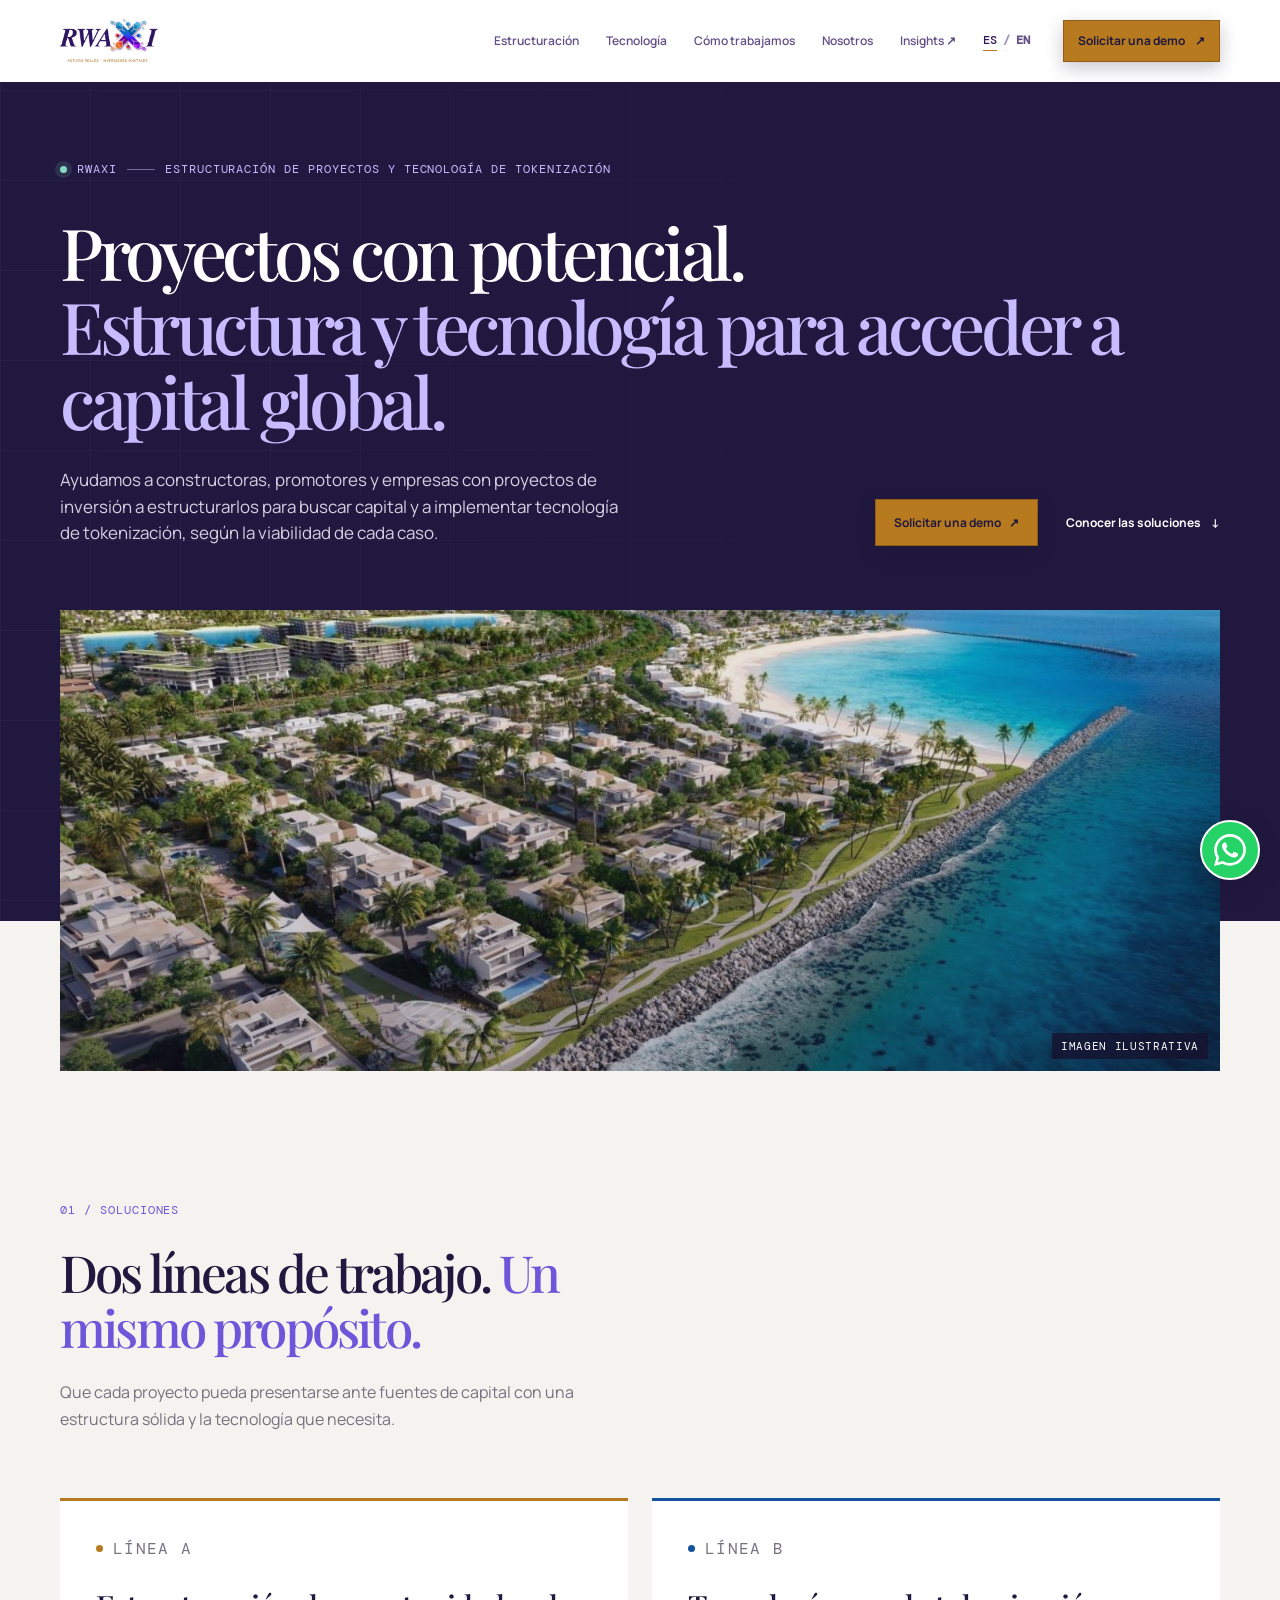
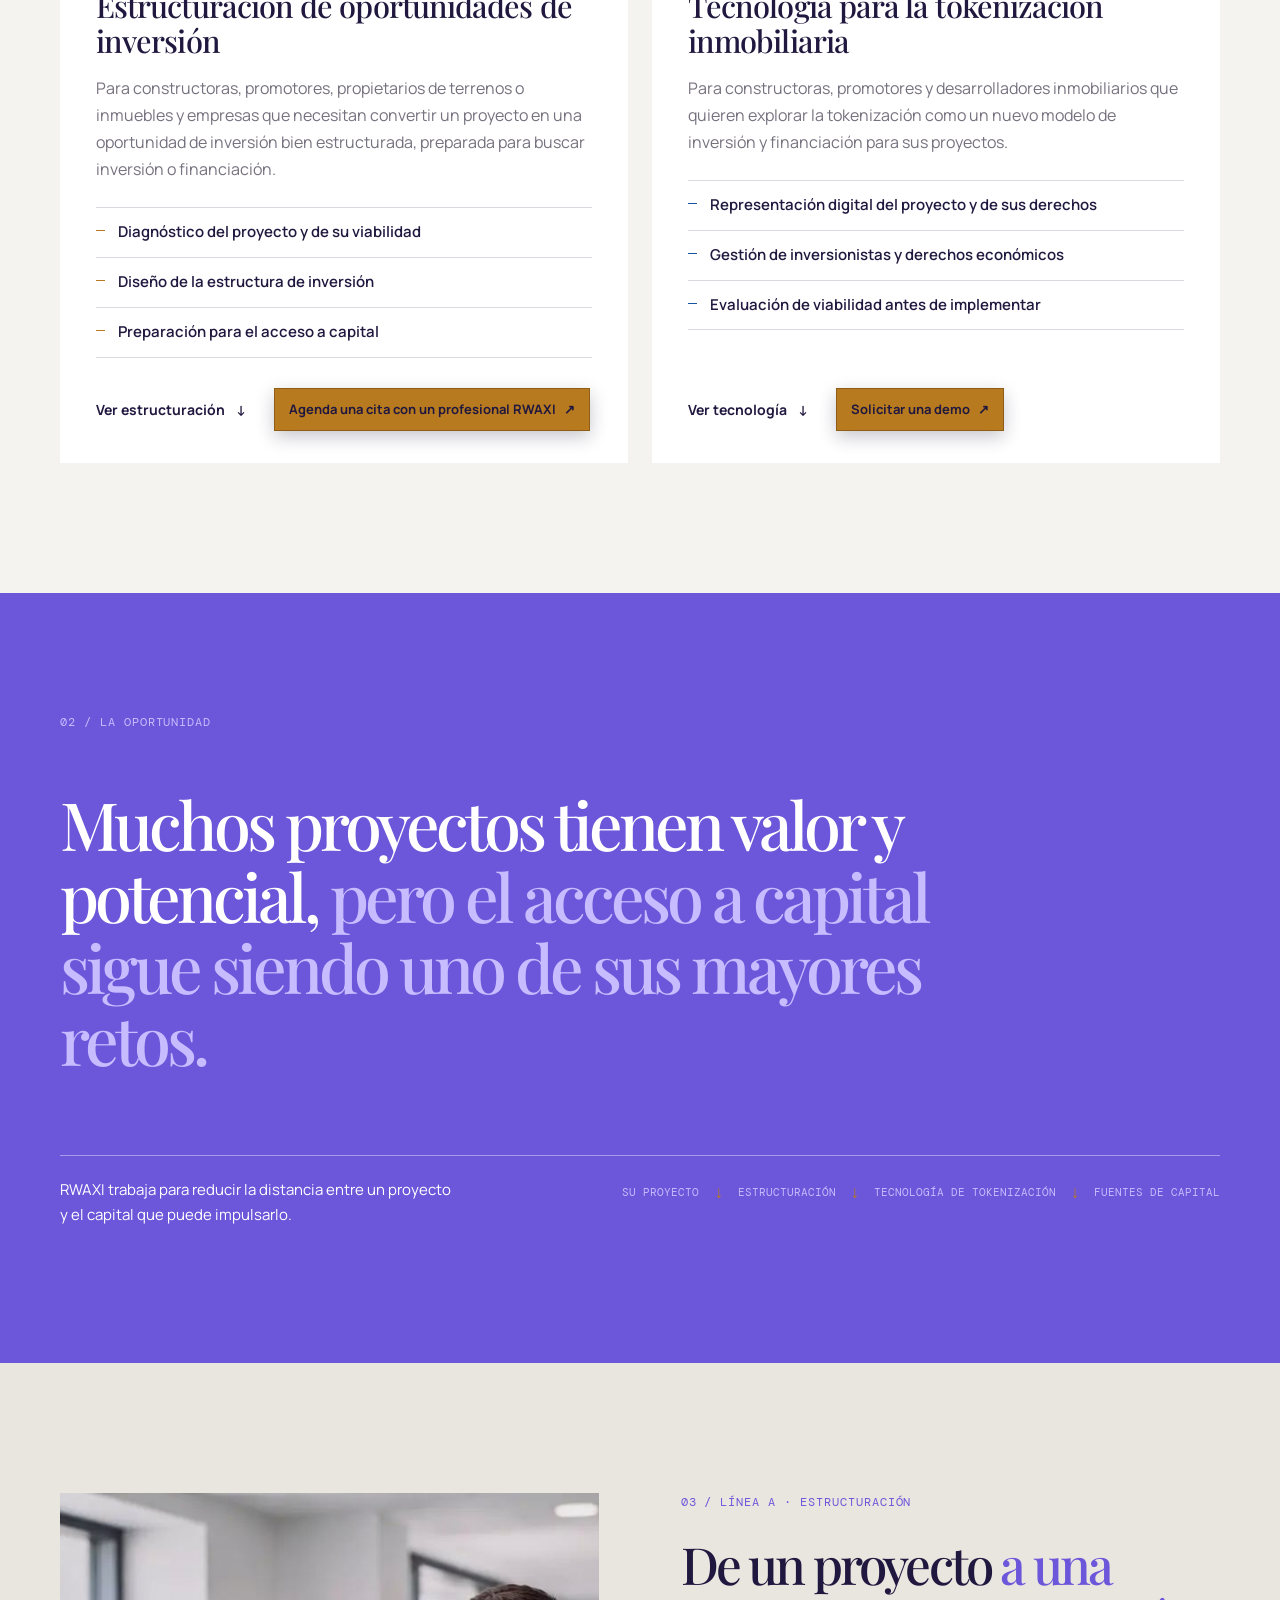
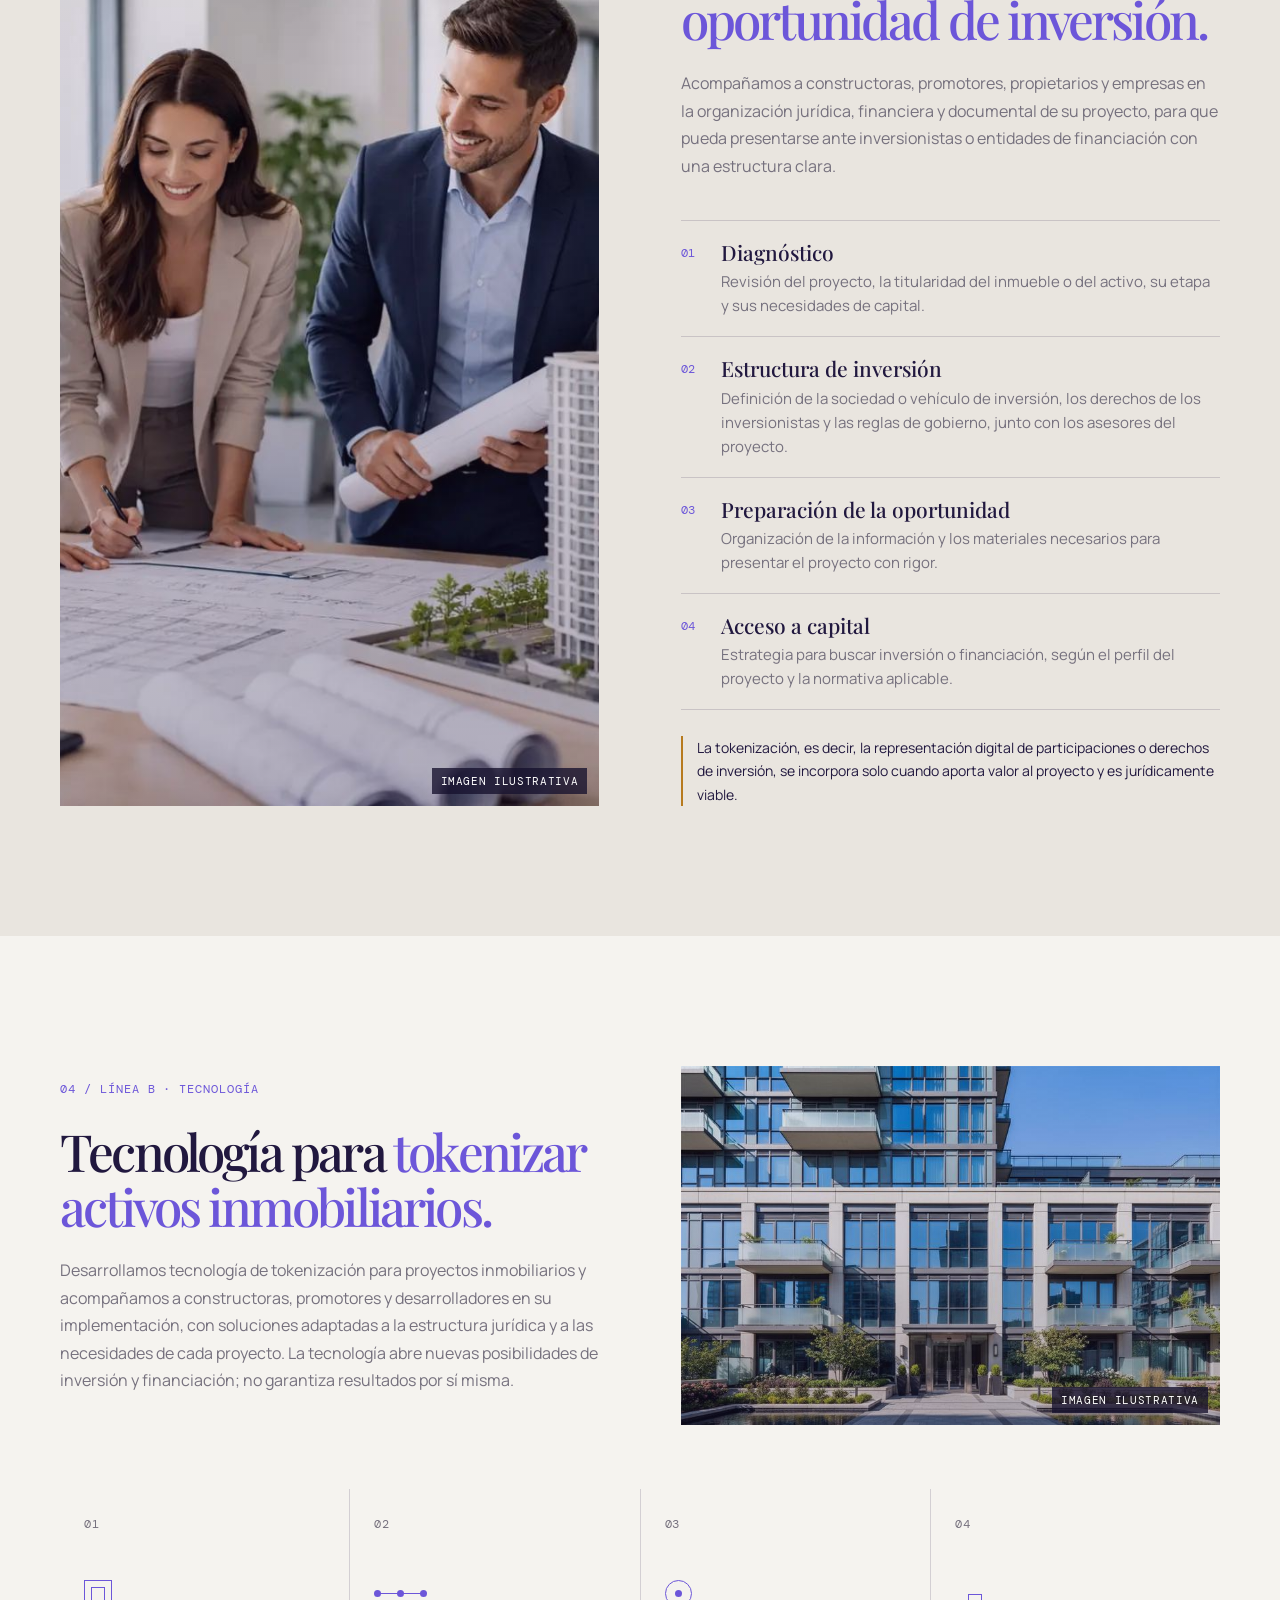
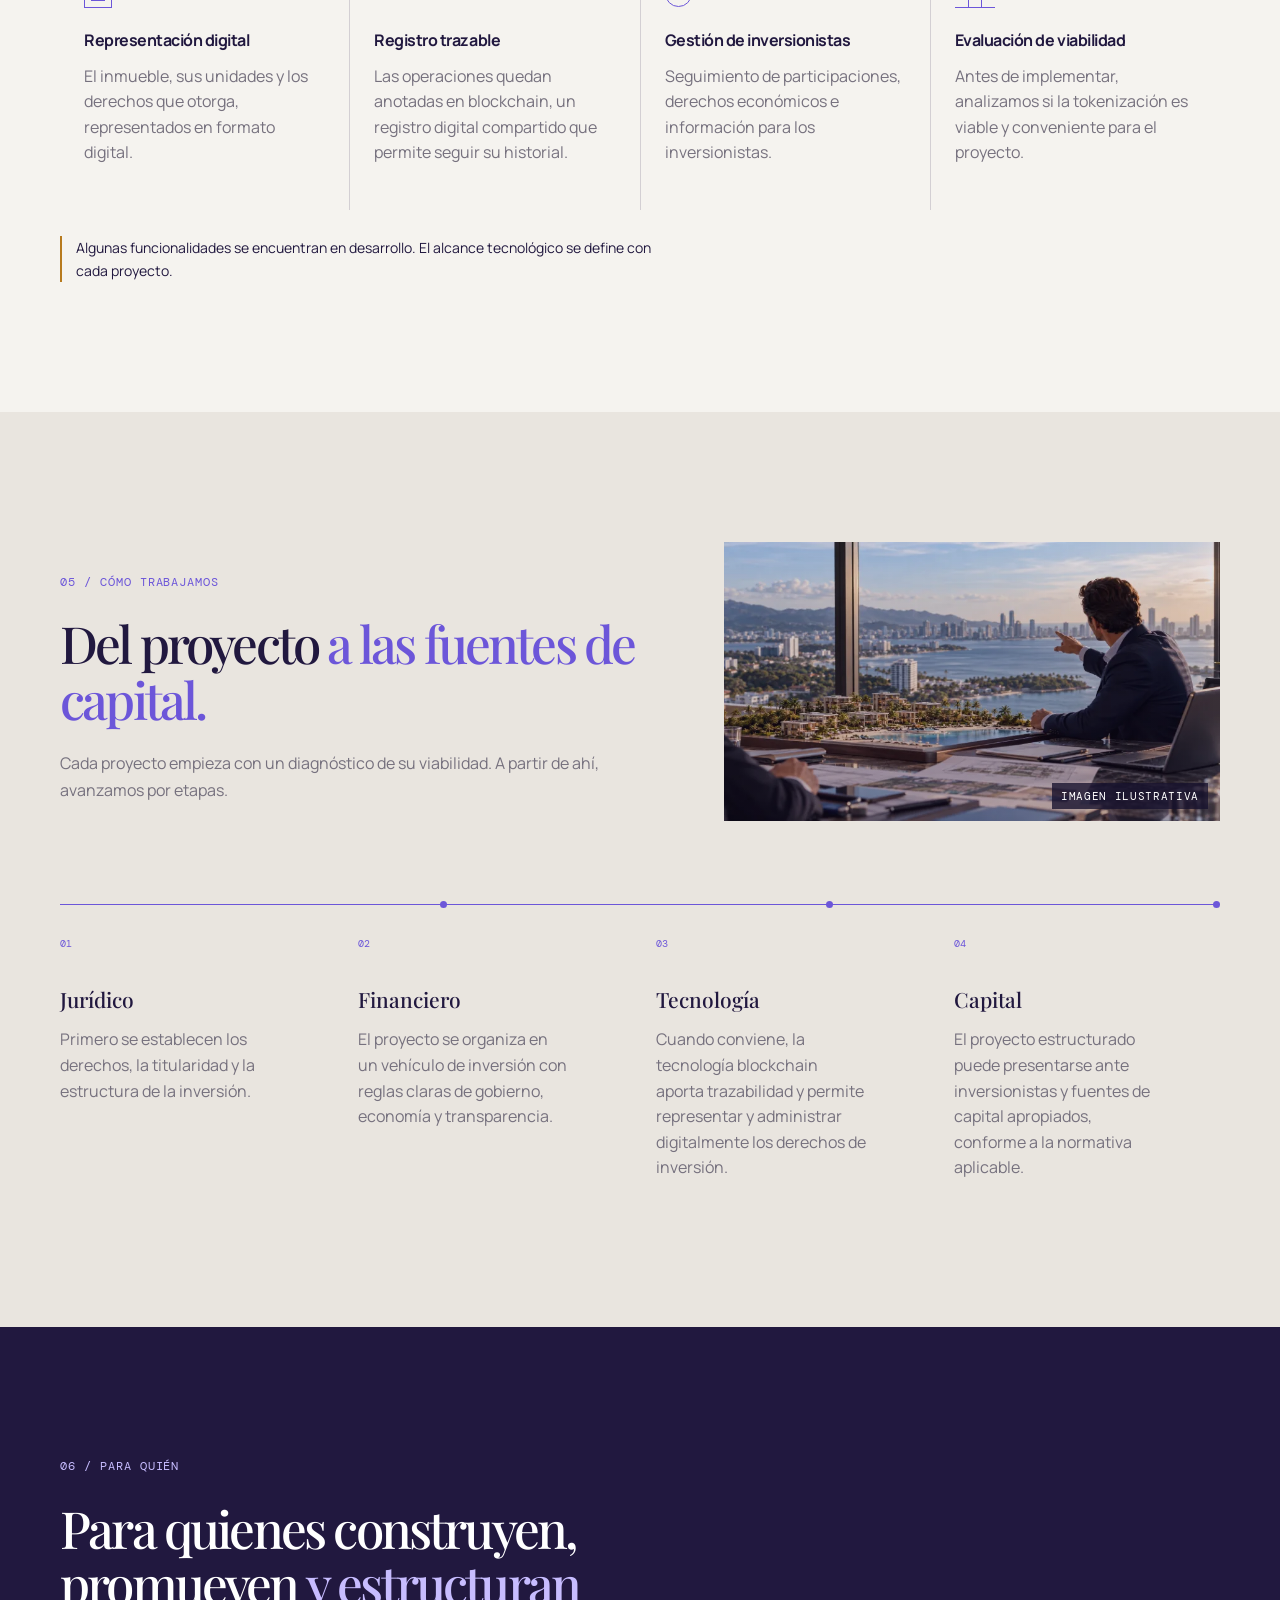
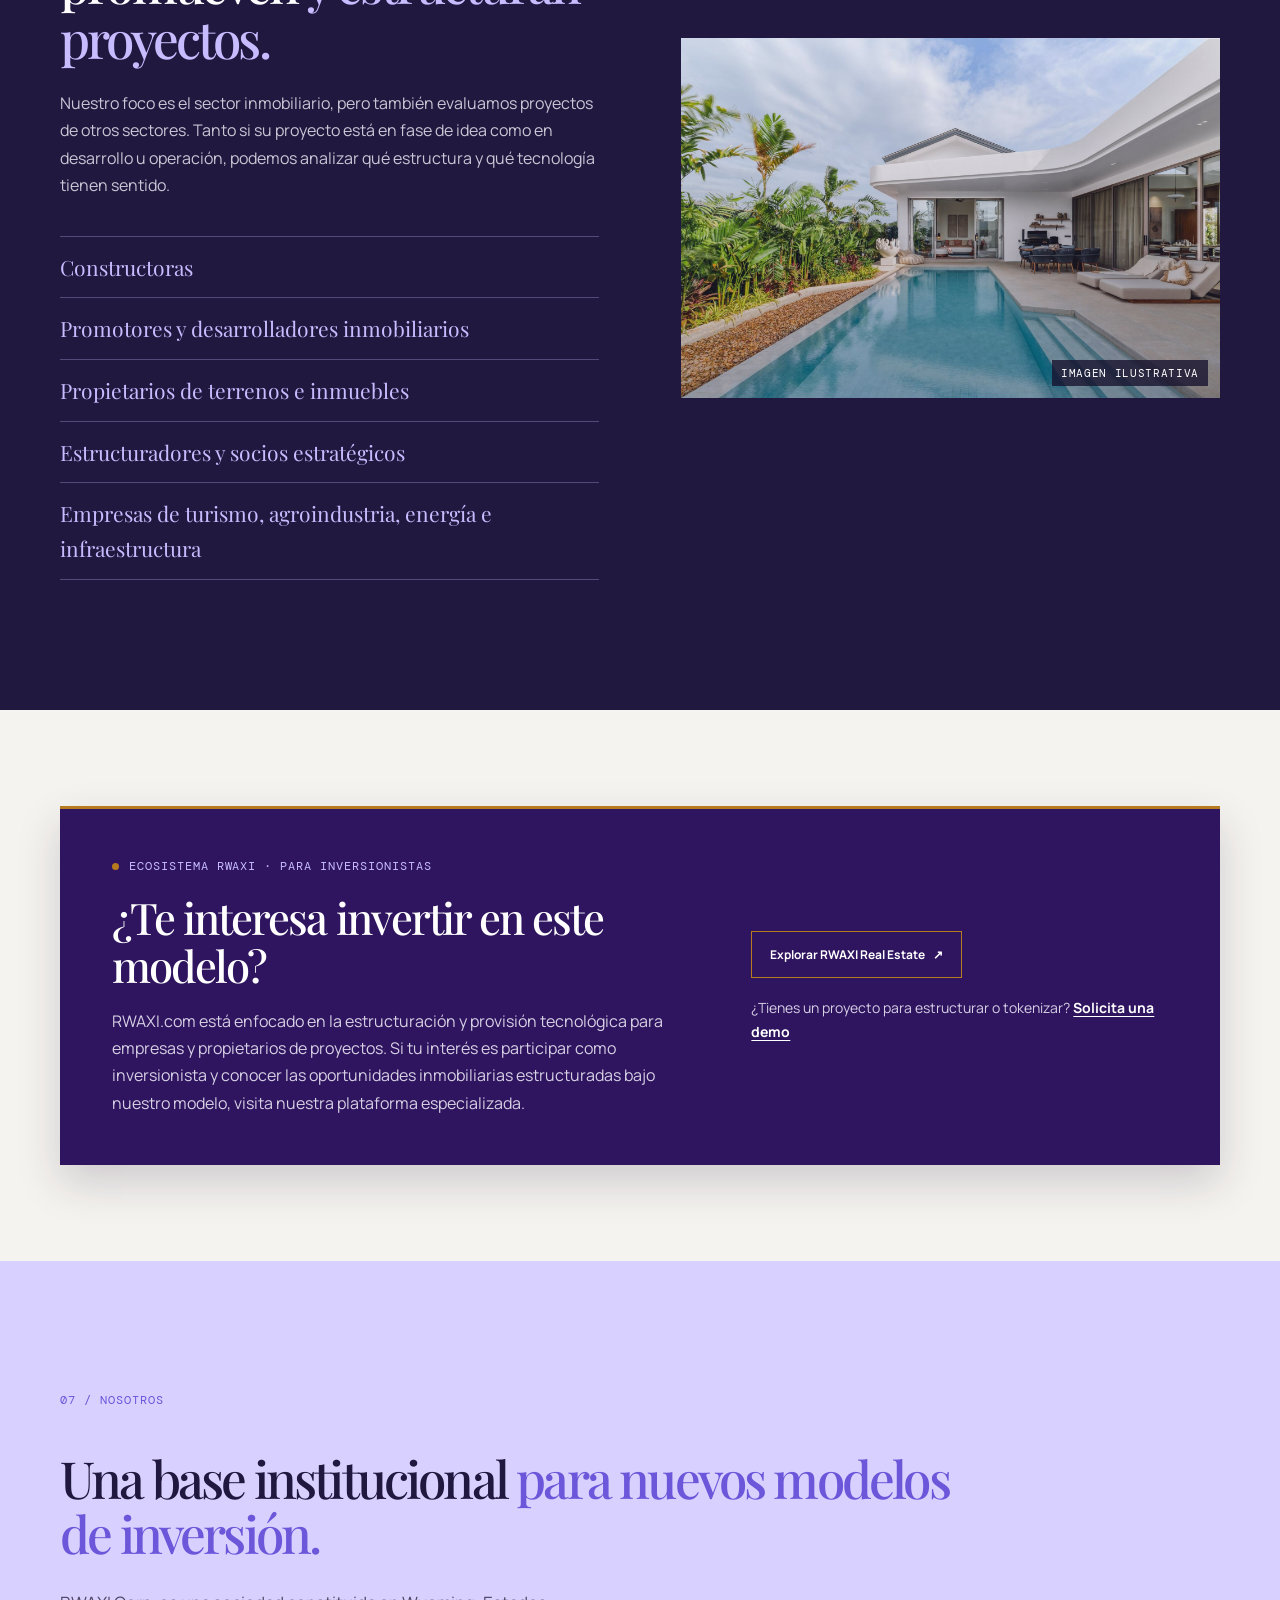
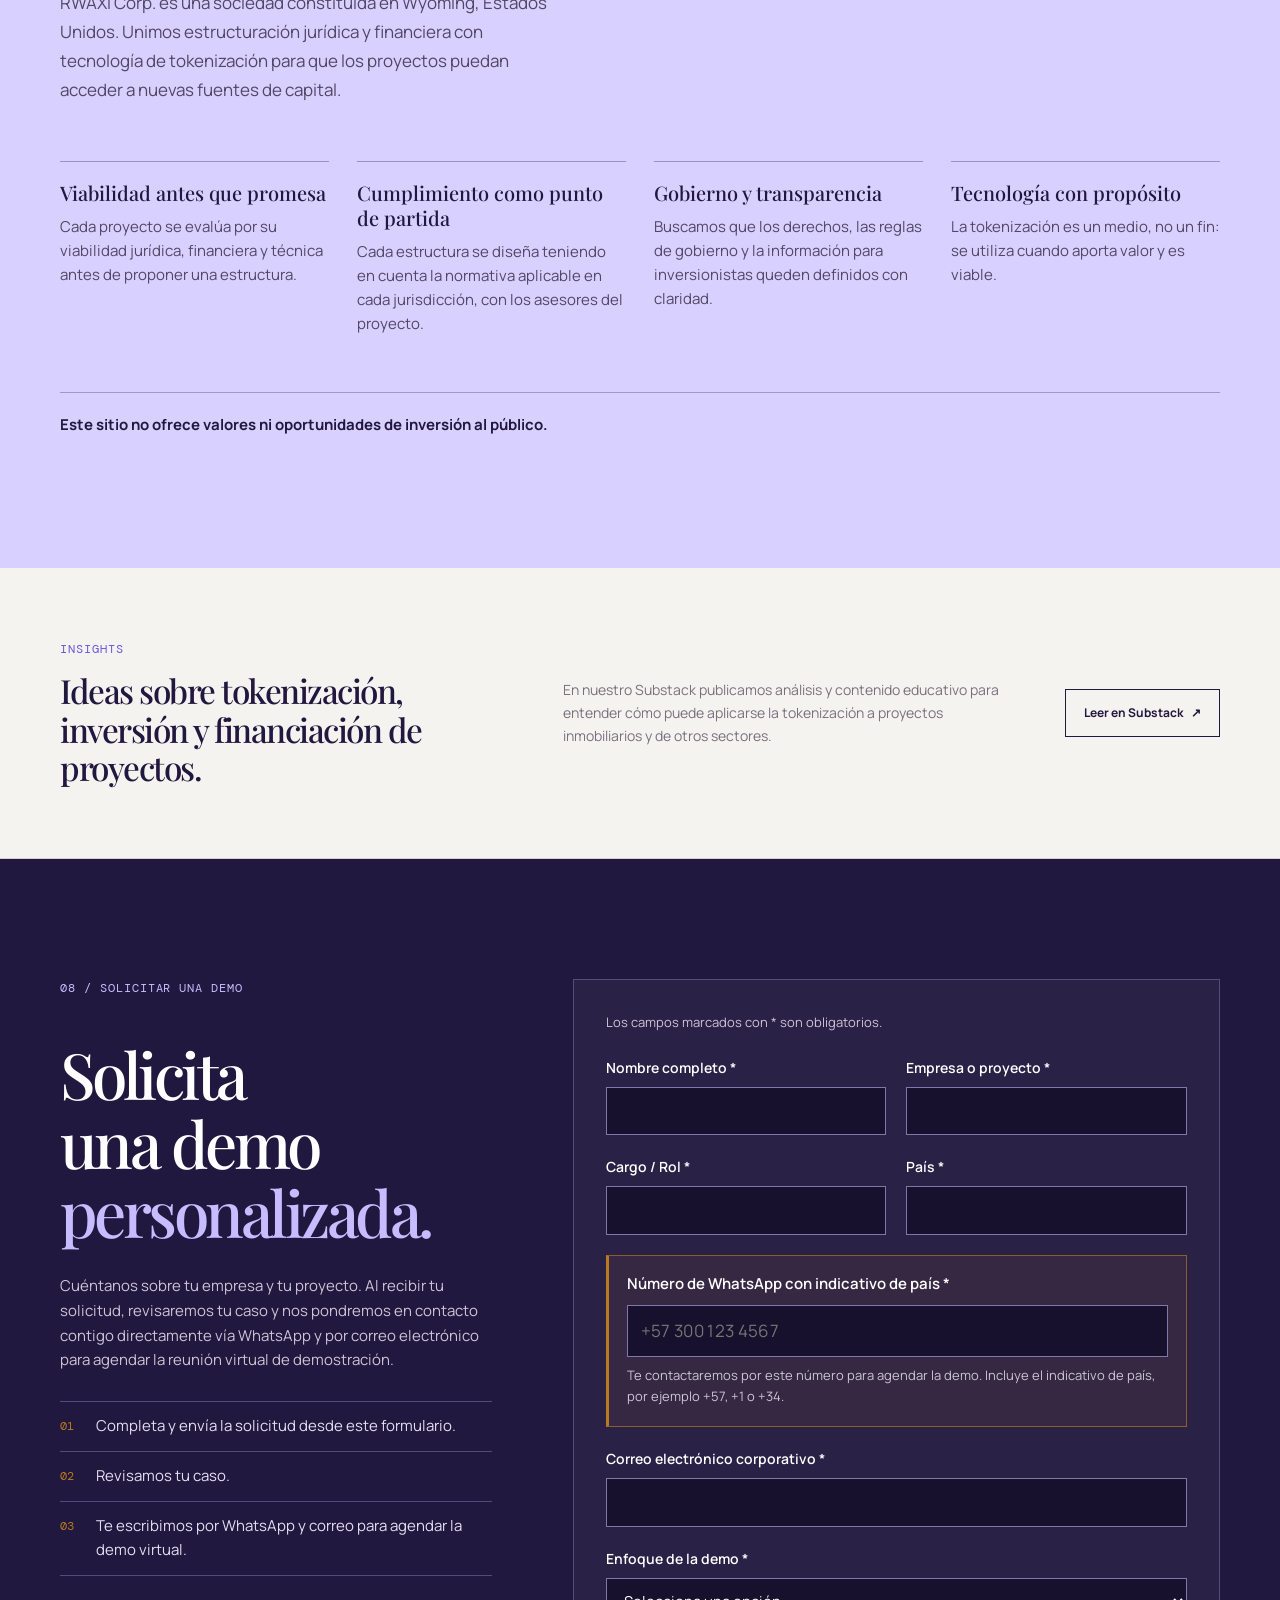
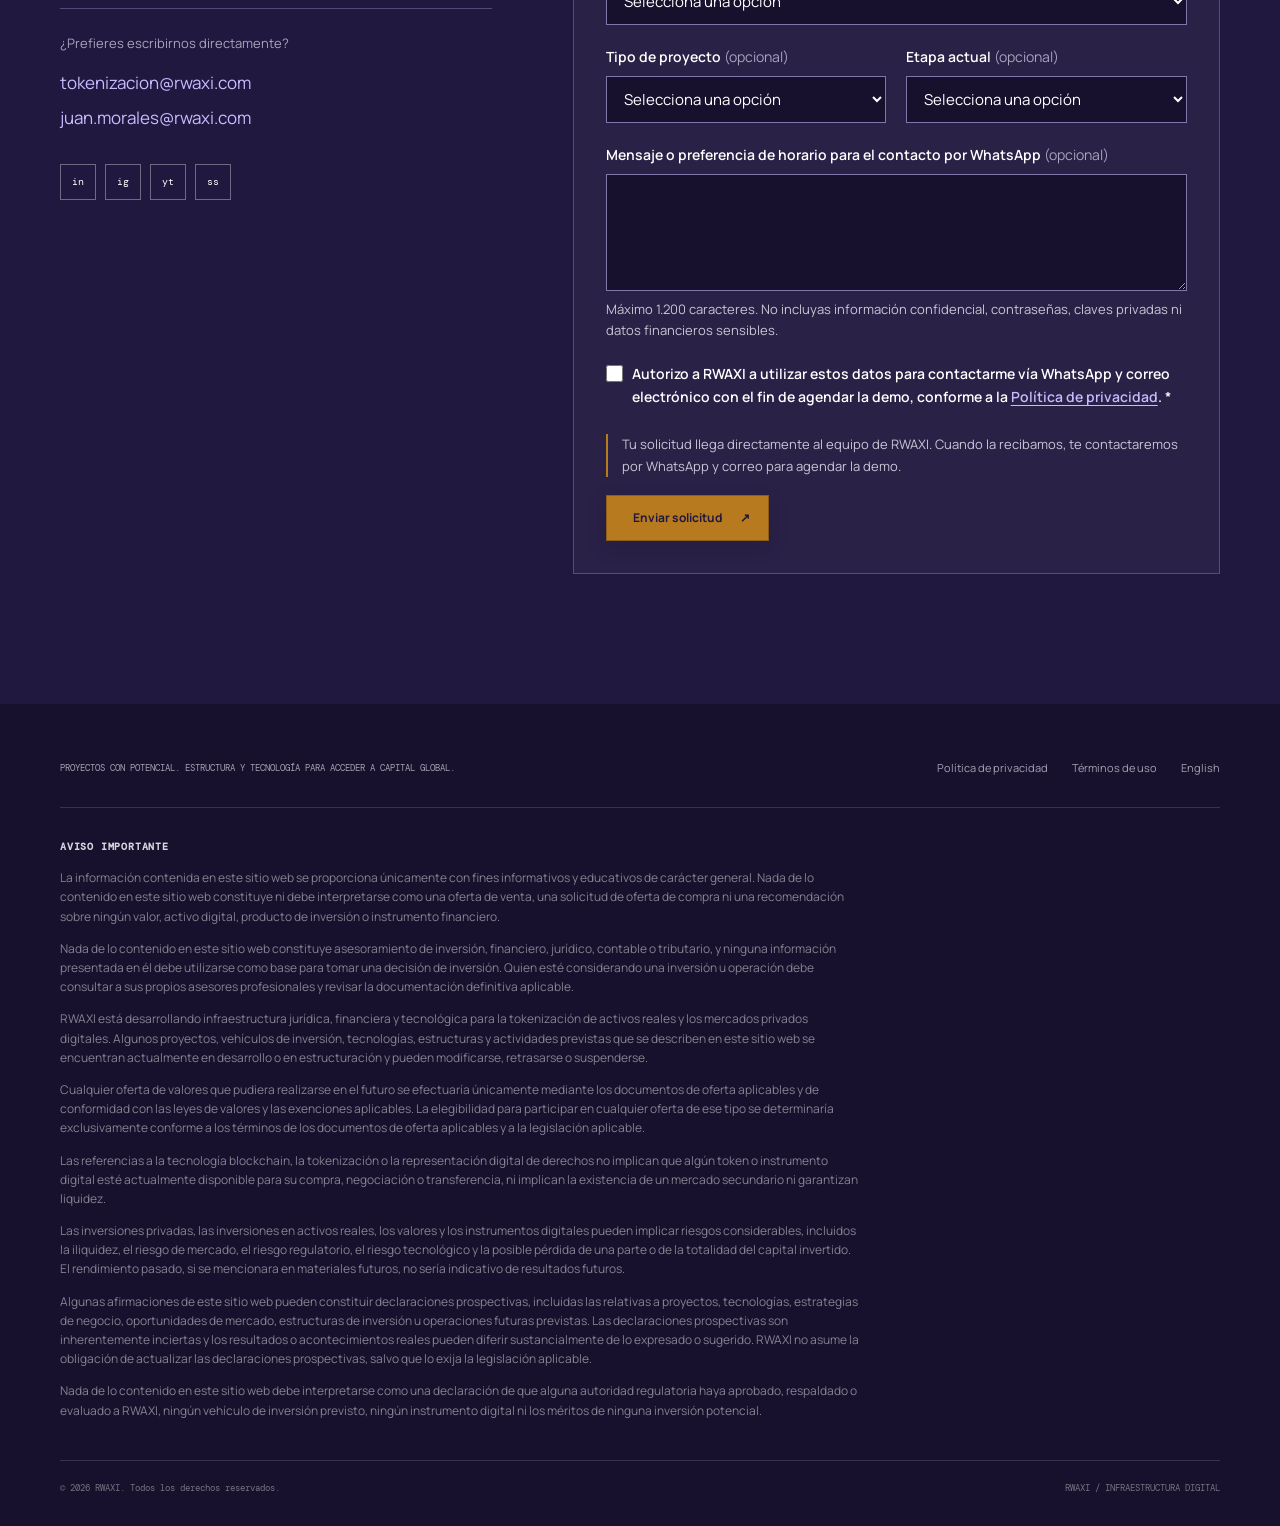
<file: index.html>
<!doctype html>
<html lang="es">
<head>
<meta charset="utf-8"><meta name="viewport" content="width=device-width, initial-scale=1">
<title>RWAXI | Estructuración de proyectos y tecnología de tokenización</title>
<meta name="description" content="RWAXI ayuda a constructoras, promotores y empresas a estructurar sus proyectos para acceder a capital y a implementar tecnología de tokenización inmobiliaria."><meta name="theme-color" content="#2F145F">
<link rel="canonical" href="https://rwaxi.com/"><link rel="alternate" hreflang="es" href="https://rwaxi.com/"><link rel="alternate" hreflang="en" href="https://rwaxi.com/en/"><link rel="alternate" hreflang="x-default" href="https://rwaxi.com/">
<meta property="og:type" content="website"><meta property="og:locale" content="es_ES"><meta property="og:locale:alternate" content="en_US"><meta property="og:site_name" content="RWAXI"><meta property="og:url" content="https://rwaxi.com/"><meta property="og:title" content="RWAXI | Estructuración de proyectos y tecnología de tokenización"><meta property="og:description" content="Estructuración de proyectos para acceder a capital y tecnología de tokenización para el sector inmobiliario."><meta property="og:image" content="https://rwaxi.com/assets/Logo%20RWAXI/rwaxi-social-card.png"><meta property="og:image:width" content="1200"><meta property="og:image:height" content="630"><meta property="og:image:alt" content="RWAXI. Real assets. Digital infrastructure. Global capital."><meta name="twitter:card" content="summary_large_image"><meta name="twitter:title" content="RWAXI | Estructuración de proyectos y tecnología de tokenización"><meta name="twitter:description" content="Estructuración de proyectos para acceder a capital y tecnología de tokenización para el sector inmobiliario."><meta name="twitter:image" content="https://rwaxi.com/assets/Logo%20RWAXI/rwaxi-social-card.png">
<link rel="icon" href="assets/Logo%20RWAXI/favicon.svg" type="image/svg+xml"><link rel="preconnect" href="https://fonts.googleapis.com"><link rel="preconnect" href="https://fonts.gstatic.com" crossorigin><link href="https://fonts.googleapis.com/css2?family=DM+Mono:wght@400;500&family=Manrope:wght@400;500;600;700;800&family=Playfair+Display:ital,wght@0,500;0,600;1,500;1,600&display=swap" rel="stylesheet"><link rel="stylesheet" href="styles.css"><script>document.documentElement.classList.add('js');</script><script type="application/ld+json">{"@context":"https://schema.org","@type":"Organization","name":"RWAXI","legalName":"RWAXI Corp.","url":"https://rwaxi.com","email":"tokenizacion@rwaxi.com","description":"Estructuración de proyectos de inversión y tecnología de tokenización, con foco en el sector inmobiliario."}</script><script defer src="script.js"></script>
</head>
<body><a class="skip-link" href="#main-content">Saltar al contenido</a>
<header class="site-header" data-header><div class="container header-inner"><a class="wordmark" href="#top" aria-label="RWAXI, inicio"><img src="assets/Logo%20RWAXI/RWAXI_Logo_Principal_Transparente.png" alt="RWAXI"></a><button class="menu-toggle" type="button" aria-expanded="false" aria-controls="site-nav"><span></span><span></span><span></span><em>Menú</em></button><nav class="site-nav" id="site-nav" aria-label="Navegación principal"><a href="#estructuracion">Estructuración</a><a href="#tecnologia">Tecnología</a><a href="#metodo">Cómo trabajamos</a><a href="#nosotros">Nosotros</a><a href="https://substack.com/@rwaxi" target="_blank" rel="noopener noreferrer">Insights <span aria-hidden="true">↗</span><span class="sr-only"> (Substack, se abre en una pestaña nueva)</span></a><div class="lang-switch"><span aria-current="true">ES</span><span class="lang-divider" aria-hidden="true">/</span><a href="en/index.html" hreflang="en" lang="en">EN<span class="sr-only"> – English version</span></a></div><a class="nav-cta button-cta" href="#evaluar">Solicitar una demo <span aria-hidden="true">↗</span></a></nav></div></header>
<main id="main-content">
<section class="hero hero-commercial" id="top" aria-labelledby="hero-title"><div class="hero-grid" aria-hidden="true"></div><div class="container hero-content"><p class="eyebrow reveal"><span class="status-dot"></span> RWAXI <span class="eyebrow-divider"></span> Estructuración de proyectos y tecnología de tokenización</p><h1 class="reveal" id="hero-title">Proyectos con potencial.<br><i>Estructura y tecnología para acceder a capital global.</i></h1><div class="hero-lead reveal"><p class="hero-intro">Ayudamos a constructoras, promotores y empresas con proyectos de inversión a estructurarlos para buscar capital y a implementar tecnología de tokenización, según la viabilidad de cada caso.</p><div class="hero-actions"><a class="button button-cta" href="#evaluar">Solicitar una demo <span aria-hidden="true">↗</span></a><a class="text-link text-link-light" href="#soluciones">Conocer las soluciones <span aria-hidden="true">↓</span></a></div></div></div><figure class="container hero-media reveal"><img src="assets/Proyectos/Conceptual%20Imagen%20principal%20pagina%20web.jpg" alt="Vista aérea ilustrativa de un desarrollo residencial costero con villas, edificios, zonas verdes y playa" width="1440" height="750" fetchpriority="high" decoding="async"><figcaption class="media-label">Imagen ilustrativa</figcaption></figure></section>
<section class="section section-light" id="soluciones" aria-labelledby="solutions-title"><div class="container"><div class="section-heading reveal"><p class="section-kicker">01 / Soluciones</p><h2 id="solutions-title">Dos líneas de trabajo. <em>Un mismo propósito.</em></h2><p>Que cada proyecto pueda presentarse ante fuentes de capital con una estructura sólida y la tecnología que necesita.</p></div><div class="line-grid"><article class="line-card reveal"><p class="line-tag">Línea A</p><h3>Estructuración de oportunidades de inversión</h3><p>Para constructoras, promotores, propietarios de terrenos o inmuebles y empresas que necesitan convertir un proyecto en una oportunidad de inversión bien estructurada, preparada para buscar inversión o financiación.</p><ul class="line-points"><li>Diagnóstico del proyecto y de su viabilidad</li><li>Diseño de la estructura de inversión</li><li>Preparación para el acceso a capital</li></ul><div class="line-links"><a class="text-link" href="#estructuracion">Ver estructuración <span aria-hidden="true">↓</span></a><a class="button button-cta button-small" href="#evaluar" data-interest="estructuracion">Agenda una cita con un profesional RWAXI <span aria-hidden="true">↗</span></a></div></article><article class="line-card line-card-b reveal"><p class="line-tag">Línea B</p><h3>Tecnología para la tokenización inmobiliaria</h3><p>Para constructoras, promotores y desarrolladores inmobiliarios que quieren explorar la tokenización como un nuevo modelo de inversión y financiación para sus proyectos.</p><ul class="line-points"><li>Representación digital del proyecto y de sus derechos</li><li>Gestión de inversionistas y derechos económicos</li><li>Evaluación de viabilidad antes de implementar</li></ul><div class="line-links"><a class="text-link" href="#tecnologia">Ver tecnología <span aria-hidden="true">↓</span></a><a class="button button-cta button-small" href="#evaluar" data-interest="tecnologia">Solicitar una demo <span aria-hidden="true">↗</span></a></div></article></div></div></section>
<section class="opportunity-section" aria-labelledby="opportunity-title"><div class="container opportunity-inner"><p class="section-kicker reveal">02 / La oportunidad</p><h2 class="reveal" id="opportunity-title">Muchos proyectos tienen valor y potencial, <em>pero el acceso a capital sigue siendo uno de sus mayores retos.</em></h2><div class="opportunity-copy reveal"><p>RWAXI trabaja para reducir la distancia entre un proyecto y el capital que puede impulsarlo.</p><div class="opportunity-bridge"><span>Su proyecto</span><b>↓</b><span>Estructuración</span><b>↓</b><span>Tecnología de tokenización</span><b>↓</b><span>Fuentes de capital</span></div></div></div></section>
<section class="section line-section" id="estructuracion" aria-labelledby="structuring-title"><div class="container line-detail line-detail-fill"><figure class="illustration illustration-fill reveal"><img src="assets/Proyectos/Estructuracion%20de%20Proyectos%20pagina%20web.jpg" alt="Profesionales revisan planos junto a la maqueta de un edificio residencial en una oficina" width="1536" height="1024" loading="lazy" decoding="async"><figcaption class="media-label">Imagen ilustrativa</figcaption></figure><div class="line-copy"><div class="section-heading reveal"><p class="section-kicker">03 / Línea A · Estructuración</p><h2 id="structuring-title">De un proyecto <em>a una oportunidad de inversión.</em></h2><p>Acompañamos a constructoras, promotores, propietarios y empresas en la organización jurídica, financiera y documental de su proyecto, para que pueda presentarse ante inversionistas o entidades de financiación con una estructura clara.</p></div><ol class="detail-list reveal"><li><span>01</span><div><strong>Diagnóstico</strong><p>Revisión del proyecto, la titularidad del inmueble o del activo, su etapa y sus necesidades de capital.</p></div></li><li><span>02</span><div><strong>Estructura de inversión</strong><p>Definición de la sociedad o vehículo de inversión, los derechos de los inversionistas y las reglas de gobierno, junto con los asesores del proyecto.</p></div></li><li><span>03</span><div><strong>Preparación de la oportunidad</strong><p>Organización de la información y los materiales necesarios para presentar el proyecto con rigor.</p></div></li><li><span>04</span><div><strong>Acceso a capital</strong><p>Estrategia para buscar inversión o financiación, según el perfil del proyecto y la normativa aplicable.</p></div></li></ol><p class="detail-note reveal">La tokenización, es decir, la representación digital de participaciones o derechos de inversión, se incorpora solo cuando aporta valor al proyecto y es jurídicamente viable.</p></div></div></section>
<section class="section section-light" id="tecnologia" aria-labelledby="technology-title"><div class="container"><div class="line-detail line-detail-reverse"><div class="section-heading reveal"><p class="section-kicker">04 / Línea B · Tecnología</p><h2 id="technology-title">Tecnología para <em>tokenizar activos inmobiliarios.</em></h2><p>Desarrollamos tecnología de tokenización para proyectos inmobiliarios y acompañamos a constructoras, promotores y desarrolladores en su implementación, con soluciones adaptadas a la estructura jurídica y a las necesidades de cada proyecto. La tecnología abre nuevas posibilidades de inversión y financiación; no garantiza resultados por sí misma.</p></div><figure class="illustration reveal"><img src="assets/Proyectos/edificio%20tokenizado%20pagina%20web.jpg" alt="Fachada de un edificio residencial contemporáneo con balcones de vidrio y jardines en la entrada" width="800" height="533" loading="lazy" decoding="async"><figcaption class="media-label">Imagen ilustrativa</figcaption></figure></div><div class="service-grid"><article class="service-card reveal"><span class="card-number">01</span><span class="card-icon card-icon-frame" aria-hidden="true"></span><h3>Representación digital</h3><p>El inmueble, sus unidades y los derechos que otorga, representados en formato digital.</p></article><article class="service-card reveal"><span class="card-number">02</span><span class="card-icon card-icon-network" aria-hidden="true"><i></i><i></i><i></i></span><h3>Registro trazable</h3><p>Las operaciones quedan anotadas en blockchain, un registro digital compartido que permite seguir su historial.</p></article><article class="service-card reveal"><span class="card-number">03</span><span class="card-icon card-icon-rights" aria-hidden="true"></span><h3>Gestión de inversionistas</h3><p>Seguimiento de participaciones, derechos económicos e información para los inversionistas.</p></article><article class="service-card reveal"><span class="card-number">04</span><span class="card-icon card-icon-land" aria-hidden="true"></span><h3>Evaluación de viabilidad</h3><p>Antes de implementar, analizamos si la tokenización es viable y conveniente para el proyecto.</p></article></div><p class="detail-note reveal">Algunas funcionalidades se encuentran en desarrollo. El alcance tecnológico se define con cada proyecto.</p></div></section>
<section class="section approach-section method-section" id="metodo" aria-labelledby="approach-title"><div class="container"><div class="method-head"><div class="section-heading reveal"><p class="section-kicker">05 / Cómo trabajamos</p><h2 id="approach-title">Del proyecto <span>a las fuentes de capital.</span></h2><p>Cada proyecto empieza con un diagnóstico de su viabilidad. A partir de ahí, avanzamos por etapas.</p></div><figure class="illustration reveal"><img src="assets/web/foto-05-1600.webp" srcset="assets/web/foto-05-800.webp 800w, assets/web/foto-05-1600.webp 1600w" sizes="(max-width: 900px) calc(100vw - 36px), 500px" alt="Ilustración conceptual de un profesional que señala una bahía desde una oficina, junto a la maqueta de un desarrollo y planos sobre la mesa" width="1600" height="900" loading="lazy" decoding="async"><figcaption class="media-label">Imagen ilustrativa</figcaption></figure></div><div class="process-line" aria-hidden="true"><span></span><span></span><span></span></div><div class="process-grid"><article class="process-step reveal"><span>01</span><h3>Jurídico</h3><p>Primero se establecen los derechos, la titularidad y la estructura de la inversión.</p></article><article class="process-step reveal"><span>02</span><h3>Financiero</h3><p>El proyecto se organiza en un vehículo de inversión con reglas claras de gobierno, economía y transparencia.</p></article><article class="process-step reveal"><span>03</span><h3>Tecnología</h3><p>Cuando conviene, la tecnología blockchain aporta trazabilidad y permite representar y administrar digitalmente los derechos de inversión.</p></article><article class="process-step reveal"><span>04</span><h3>Capital</h3><p>El proyecto estructurado puede presentarse ante inversionistas y fuentes de capital apropiados, conforme a la normativa aplicable.</p></article></div></div></section>
<section class="section audience-section" id="perfiles" aria-labelledby="audience-title"><div class="container line-detail line-detail-reverse"><div class="line-copy"><div class="section-heading reveal"><p class="section-kicker">06 / Para quién</p><h2 id="audience-title">Para quienes construyen, promueven <em>y estructuran proyectos.</em></h2><p>Nuestro foco es el sector inmobiliario, pero también evaluamos proyectos de otros sectores. Tanto si su proyecto está en fase de idea como en desarrollo u operación, podemos analizar qué estructura y qué tecnología tienen sentido.</p></div><ul class="audience-stack reveal"><li>Constructoras</li><li>Promotores y desarrolladores inmobiliarios</li><li>Propietarios de terrenos e inmuebles</li><li>Estructuradores y socios estratégicos</li><li>Empresas de turismo, agroindustria, energía e infraestructura</li></ul></div><figure class="illustration reveal"><img src="assets/Proyectos/casa%20vacacional%20fraccionada%20pagina%20web.jpg" alt="Casa vacacional con piscina, terraza y jardín tropical" width="1920" height="1280" loading="lazy" decoding="async"><figcaption class="media-label">Imagen ilustrativa</figcaption></figure></div></section>
<section class="investor-bridge" id="inversionistas" aria-labelledby="investors-title"><div class="container"><div class="bridge-card reveal"><div class="bridge-copy"><p class="bridge-eyebrow">Ecosistema RWAXI · Para inversionistas</p><h2 id="investors-title">¿Te interesa invertir en este modelo?</h2><p>RWAXI.com está enfocado en la estructuración y provisión tecnológica para empresas y propietarios de proyectos. Si tu interés es participar como inversionista y conocer las oportunidades inmobiliarias estructuradas bajo nuestro modelo, visita nuestra plataforma especializada.</p></div><div class="bridge-actions"><a class="button button-bridge" href="https://rwaxirealestate.com" target="_blank" rel="noopener">Explorar RWAXI Real Estate <span aria-hidden="true">↗</span><span class="sr-only"> (sitio externo, se abre en una pestaña nueva)</span></a><p class="bridge-alt">¿Tienes un proyecto para estructurar o tokenizar? <a href="#evaluar">Solicita una demo</a></p></div></div></div></section>
<section class="purpose-section about-commercial" id="nosotros" aria-labelledby="about-title"><div class="container purpose-inner"><p class="section-kicker reveal">07 / Nosotros</p><h2 class="reveal" id="about-title">Una base institucional <span>para nuevos modelos de inversión.</span></h2><p class="purpose-copy reveal">RWAXI Corp. es una sociedad constituida en Wyoming, Estados Unidos. Unimos estructuración jurídica y financiera con tecnología de tokenización para que los proyectos puedan acceder a nuevas fuentes de capital.</p><div class="principles reveal"><article><h3>Viabilidad antes que promesa</h3><p>Cada proyecto se evalúa por su viabilidad jurídica, financiera y técnica antes de proponer una estructura.</p></article><article><h3>Cumplimiento como punto de partida</h3><p>Cada estructura se diseña teniendo en cuenta la normativa aplicable en cada jurisdicción, con los asesores del proyecto.</p></article><article><h3>Gobierno y transparencia</h3><p>Buscamos que los derechos, las reglas de gobierno y la información para inversionistas queden definidos con claridad.</p></article><article><h3>Tecnología con propósito</h3><p>La tokenización es un medio, no un fin: se utiliza cuando aporta valor y es viable.</p></article></div><p class="purpose-quote reveal">Este sitio no ofrece valores ni oportunidades de inversión al público.</p></div></section>
<section class="substack-band" id="insights" aria-labelledby="insights-title"><div class="container substack-inner reveal"><div><p class="section-kicker">Insights</p><h2 id="insights-title">Ideas sobre tokenización, inversión y financiación de proyectos.</h2></div><p>En nuestro Substack publicamos análisis y contenido educativo para entender cómo puede aplicarse la tokenización a proyectos inmobiliarios y de otros sectores.</p><a class="button button-outline" href="https://substack.com/@rwaxi" target="_blank" rel="noopener noreferrer">Leer en Substack <span aria-hidden="true">↗</span><span class="sr-only"> (se abre en una pestaña nueva)</span></a></div></section>
<section class="contact-section evaluate-section" id="evaluar" aria-labelledby="contact-title"><div class="container evaluate-layout"><div class="evaluate-intro"><p class="section-kicker reveal">08 / Solicitar una demo</p><h2 class="reveal" id="contact-title">Solicita una&nbsp;demo<br><em>personalizada.</em></h2><p class="evaluate-lead reveal">Cuéntanos sobre tu empresa y tu proyecto. Al recibir tu solicitud, revisaremos tu caso y nos pondremos en contacto contigo directamente vía WhatsApp y por correo electrónico para agendar la reunión virtual de demostración.</p><ol class="demo-steps reveal"><li><span>01</span>Completa y envía la solicitud desde este formulario.</li><li><span>02</span>Revisamos tu caso.</li><li><span>03</span>Te escribimos por WhatsApp y correo para agendar la demo virtual.</li></ol><div class="contact-details reveal"><p>¿Prefieres escribirnos directamente?</p><a href="mailto:tokenizacion@rwaxi.com">tokenizacion@rwaxi.com</a><a href="mailto:juan.morales@rwaxi.com">juan.morales@rwaxi.com</a><div class="social-links"><a href="https://www.linkedin.com/company/rwaxi/" target="_blank" rel="noopener noreferrer" aria-label="RWAXI en LinkedIn">in</a><a href="https://www.instagram.com/tokenizacionrwaxi/" target="_blank" rel="noopener noreferrer" aria-label="RWAXI en Instagram">ig</a><a href="https://www.youtube.com/@RWAXI" target="_blank" rel="noopener noreferrer" aria-label="RWAXI en YouTube">yt</a><a href="https://substack.com/@rwaxi" target="_blank" rel="noopener noreferrer" aria-label="RWAXI en Substack">ss</a></div></div></div>
<form class="project-form reveal" id="project-form" method="post" data-msg-sending="Enviando..." data-msg-whatsapp="Escribe tu número de WhatsApp con el indicativo de país, por ejemplo +57 300 123 4567.">
<div class="form-body" id="form-body">
<p class="form-intro">Los campos marcados con <span aria-hidden="true">*</span><span class="sr-only">asterisco</span> son obligatorios.</p>
<div class="form-grid"><div class="field"><label for="f-name">Nombre completo <span aria-hidden="true">*</span></label><input id="f-name" name="Nombre completo" type="text" autocomplete="name" maxlength="100" required></div><div class="field"><label for="f-company">Empresa o proyecto <span aria-hidden="true">*</span></label><input id="f-company" name="Empresa o proyecto" type="text" autocomplete="organization" maxlength="120" required></div><div class="field"><label for="f-role">Cargo / Rol <span aria-hidden="true">*</span></label><input id="f-role" name="Cargo / Rol" type="text" autocomplete="organization-title" maxlength="100" required></div><div class="field"><label for="f-country">País <span aria-hidden="true">*</span></label><input id="f-country" name="País" type="text" autocomplete="country-name" maxlength="60" required></div>
<div class="field field-full field-whatsapp"><label for="f-whatsapp">Número de WhatsApp con indicativo de país <span aria-hidden="true">*</span></label><input id="f-whatsapp" name="WhatsApp" type="tel" inputmode="tel" autocomplete="tel" placeholder="+57 300 123 4567" pattern="\+[0-9][0-9 \(\)\-]{6,22}" maxlength="25" required aria-describedby="f-whatsapp-hint"><p class="field-hint" id="f-whatsapp-hint">Te contactaremos por este número para agendar la demo. Incluye el indicativo de país, por ejemplo +57, +1 o +34.</p></div>
<div class="field field-full"><label for="f-email">Correo electrónico corporativo <span aria-hidden="true">*</span></label><input id="f-email" name="Correo electrónico" type="email" autocomplete="email" maxlength="120" required></div>
<div class="field field-full"><label for="f-focus">Enfoque de la demo <span aria-hidden="true">*</span></label><select id="f-focus" name="Enfoque de la demo" required><option value="">Selecciona una opción</option><option data-interest="tecnologia">Tecnología para tokenización inmobiliaria (Demo de plataforma)</option><option data-interest="estructuracion">Estructuración de proyecto + Tecnología</option><option>Exploración general para mi empresa</option></select></div>
<div class="field"><label for="f-asset">Tipo de proyecto <span class="optional">(opcional)</span></label><select id="f-asset" name="Tipo de proyecto"><option value="">Selecciona una opción</option><option>Inmobiliario residencial</option><option>Turístico u hotelero</option><option>Comercial u oficinas</option><option>Industrial o logístico</option><option>Agroindustrial</option><option>Energía o infraestructura</option><option>Otro</option></select></div><div class="field"><label for="f-stage">Etapa actual <span class="optional">(opcional)</span></label><select id="f-stage" name="Etapa actual"><option value="">Selecciona una opción</option><option>Idea o concepto</option><option>En estructuración o planificación</option><option>En construcción</option><option>En operación</option></select></div>
<div class="field field-full"><label for="f-message">Mensaje o preferencia de horario para el contacto por WhatsApp <span class="optional">(opcional)</span></label><textarea id="f-message" name="Mensaje o preferencia de horario" rows="4" maxlength="1200" aria-describedby="f-message-hint"></textarea><p class="field-hint" id="f-message-hint">Máximo 1.200 caracteres. No incluyas información confidencial, contraseñas, claves privadas ni datos financieros sensibles.</p></div>
<div class="field field-full"><label class="choice"><input id="f-consent" type="checkbox" name="Autorización de contacto por WhatsApp y correo electrónico" value="Sí" required> <span>Autorizo a RWAXI a utilizar estos datos para contactarme vía WhatsApp y correo electrónico con el fin de agendar la demo, conforme a la <a href="privacy.html">Política de privacidad</a>. <span aria-hidden="true">*</span></span></label></div></div>
<div class="form-trap" aria-hidden="true"><label for="f-website">No llenes este campo</label><input id="f-website" name="website" type="text" tabindex="-1" autocomplete="off"></div>
<p class="form-note" id="form-note">Tu solicitud llega directamente al equipo de RWAXI. Cuando la recibamos, te contactaremos por WhatsApp y correo para agendar la demo.</p>
<button class="button button-cta form-submit" type="submit" aria-describedby="form-note"><span data-submit-label>Enviar solicitud</span><span class="form-submit-icon" aria-hidden="true">↗</span></button>
<div class="form-alert" id="form-error" role="alert" hidden><p><strong>No pudimos enviar tu solicitud.</strong> Revisa tu conexión e inténtalo de nuevo, o escríbenos directamente por <a data-wa-link target="_blank" rel="noopener noreferrer">WhatsApp<span class="sr-only"> (se abre en una pestaña nueva)</span></a>.</p></div>
</div>
<div class="form-success" id="form-success" tabindex="-1" hidden><span class="form-success-icon" aria-hidden="true"></span><h3>¡Mensaje recibido!</h3><p>Nos pondremos en contacto contigo pronto por WhatsApp y correo para agendar la demo.</p></div>
</form></div></section>
</main>
<footer class="site-footer"><div class="container"><div class="footer-top"><p>Proyectos con potencial. Estructura y tecnología para acceder a capital global.</p><div class="footer-links"><a href="privacy.html">Política de privacidad</a><a href="terms.html">Términos de uso</a><a href="en/index.html" hreflang="en" lang="en">English</a></div></div><!-- Texto legal: traducción de la versión inglesa anterior, pendiente de revisión legal. --><div class="disclaimer"><strong>Aviso importante</strong><p>La información contenida en este sitio web se proporciona únicamente con fines informativos y educativos de carácter general. Nada de lo contenido en este sitio web constituye ni debe interpretarse como una oferta de venta, una solicitud de oferta de compra ni una recomendación sobre ningún valor, activo digital, producto de inversión o instrumento financiero.</p><p>Nada de lo contenido en este sitio web constituye asesoramiento de inversión, financiero, jurídico, contable o tributario, y ninguna información presentada en él debe utilizarse como base para tomar una decisión de inversión. Quien esté considerando una inversión u operación debe consultar a sus propios asesores profesionales y revisar la documentación definitiva aplicable.</p><p>RWAXI está desarrollando infraestructura jurídica, financiera y tecnológica para la tokenización de activos reales y los mercados privados digitales. Algunos proyectos, vehículos de inversión, tecnologías, estructuras y actividades previstas que se describen en este sitio web se encuentran actualmente en desarrollo o en estructuración y pueden modificarse, retrasarse o suspenderse.</p><p>Cualquier oferta de valores que pudiera realizarse en el futuro se efectuaría únicamente mediante los documentos de oferta aplicables y de conformidad con las leyes de valores y las exenciones aplicables. La elegibilidad para participar en cualquier oferta de ese tipo se determinaría exclusivamente conforme a los términos de los documentos de oferta aplicables y a la legislación aplicable.</p><p>Las referencias a la tecnología blockchain, la tokenización o la representación digital de derechos no implican que algún token o instrumento digital esté actualmente disponible para su compra, negociación o transferencia, ni implican la existencia de un mercado secundario ni garantizan liquidez.</p><p>Las inversiones privadas, las inversiones en activos reales, los valores y los instrumentos digitales pueden implicar riesgos considerables, incluidos la iliquidez, el riesgo de mercado, el riesgo regulatorio, el riesgo tecnológico y la posible pérdida de una parte o de la totalidad del capital invertido. El rendimiento pasado, si se mencionara en materiales futuros, no sería indicativo de resultados futuros.</p><p>Algunas afirmaciones de este sitio web pueden constituir declaraciones prospectivas, incluidas las relativas a proyectos, tecnologías, estrategias de negocio, oportunidades de mercado, estructuras de inversión u operaciones futuras previstas. Las declaraciones prospectivas son inherentemente inciertas y los resultados o acontecimientos reales pueden diferir sustancialmente de lo expresado o sugerido. RWAXI no asume la obligación de actualizar las declaraciones prospectivas, salvo que lo exija la legislación aplicable.</p><p>Nada de lo contenido en este sitio web debe interpretarse como una declaración de que alguna autoridad regulatoria haya aprobado, respaldado o evaluado a RWAXI, ningún vehículo de inversión previsto, ningún instrumento digital ni los méritos de ninguna inversión potencial.</p></div><div class="footer-bottom"><span>© 2026 RWAXI. Todos los derechos reservados.</span><span>RWAXI / INFRAESTRUCTURA DIGITAL</span></div></div></footer>
<!-- WHATSAPP BUSINESS: número oficial +1 407 227 1422 (en el enlace, solo dígitos con indicativo, sin "+" ni espacios). El mismo número va en en/index.html. -->
<a class="wa-float" href="https://wa.me/14072271422?text=Hola%20RWAXI%2C%20vengo%20de%20rwaxi.com%20y%20quiero%20informaci%C3%B3n%20sobre%20la%20estructuraci%C3%B3n%20y%20la%20tecnolog%C3%ADa%20de%20tokenizaci%C3%B3n%20para%20mi%20proyecto." target="_blank" rel="noopener noreferrer" aria-label="Escríbenos por WhatsApp (se abre en una pestaña nueva)" data-wa-float><span class="wa-float-icon" aria-hidden="true"><svg viewBox="0 0 24 24" focusable="false"><path fill="currentColor" d="M17.472 14.382c-.297-.149-1.758-.867-2.03-.967-.273-.099-.471-.148-.67.15-.197.297-.767.966-.94 1.164-.173.199-.347.223-.644.075-.297-.15-1.255-.463-2.39-1.475-.883-.788-1.48-1.761-1.653-2.059-.173-.297-.018-.458.13-.606.134-.133.298-.347.446-.52.149-.174.198-.298.298-.497.099-.198.05-.371-.025-.52-.075-.149-.669-1.612-.916-2.207-.242-.579-.487-.5-.669-.51-.173-.008-.371-.01-.57-.01-.198 0-.52.074-.792.372-.272.297-1.04 1.016-1.04 2.479 0 1.462 1.065 2.875 1.213 3.074.149.198 2.096 3.2 5.077 4.487.709.306 1.262.489 1.694.625.712.227 1.36.195 1.871.118.571-.085 1.758-.719 2.006-1.413.248-.694.248-1.289.173-1.413-.074-.124-.272-.198-.57-.347m-5.421 7.403h-.004a9.87 9.87 0 0 1-5.031-1.378l-.361-.214-3.741.982.998-3.648-.235-.374a9.86 9.86 0 0 1-1.51-5.26c.001-5.45 4.436-9.884 9.888-9.884 2.64 0 5.122 1.03 6.988 2.898a9.825 9.825 0 0 1 2.893 6.994c-.003 5.45-4.437 9.884-9.885 9.884m8.413-18.297A11.815 11.815 0 0 0 12.05 0C5.495 0 .16 5.335.157 11.892c0 2.096.547 4.142 1.588 5.945L.057 24l6.305-1.654a11.882 11.882 0 0 0 5.683 1.448h.005c6.554 0 11.89-5.335 11.893-11.893a11.821 11.821 0 0 0-3.48-8.413Z"/></svg></span><span class="wa-float-label" aria-hidden="true">¿Hablamos por WhatsApp?</span></a>
</body></html>
</file>
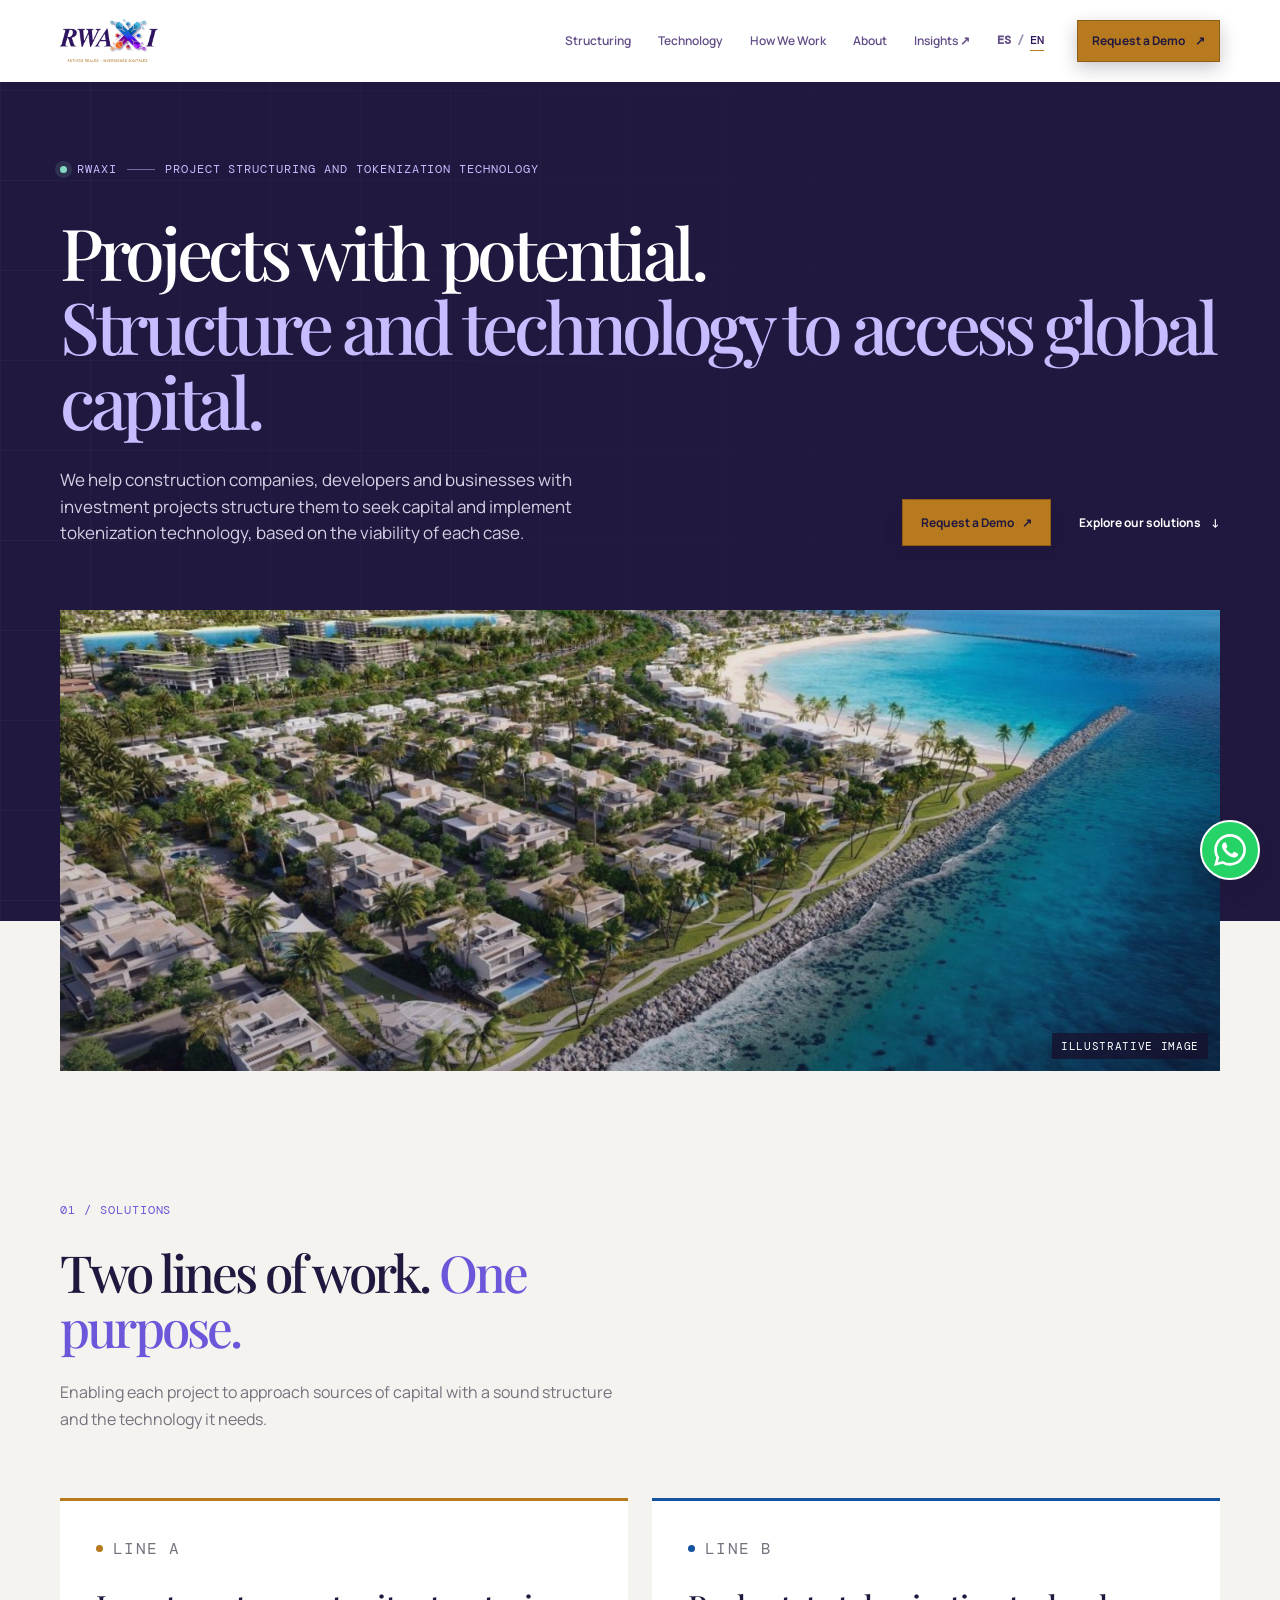
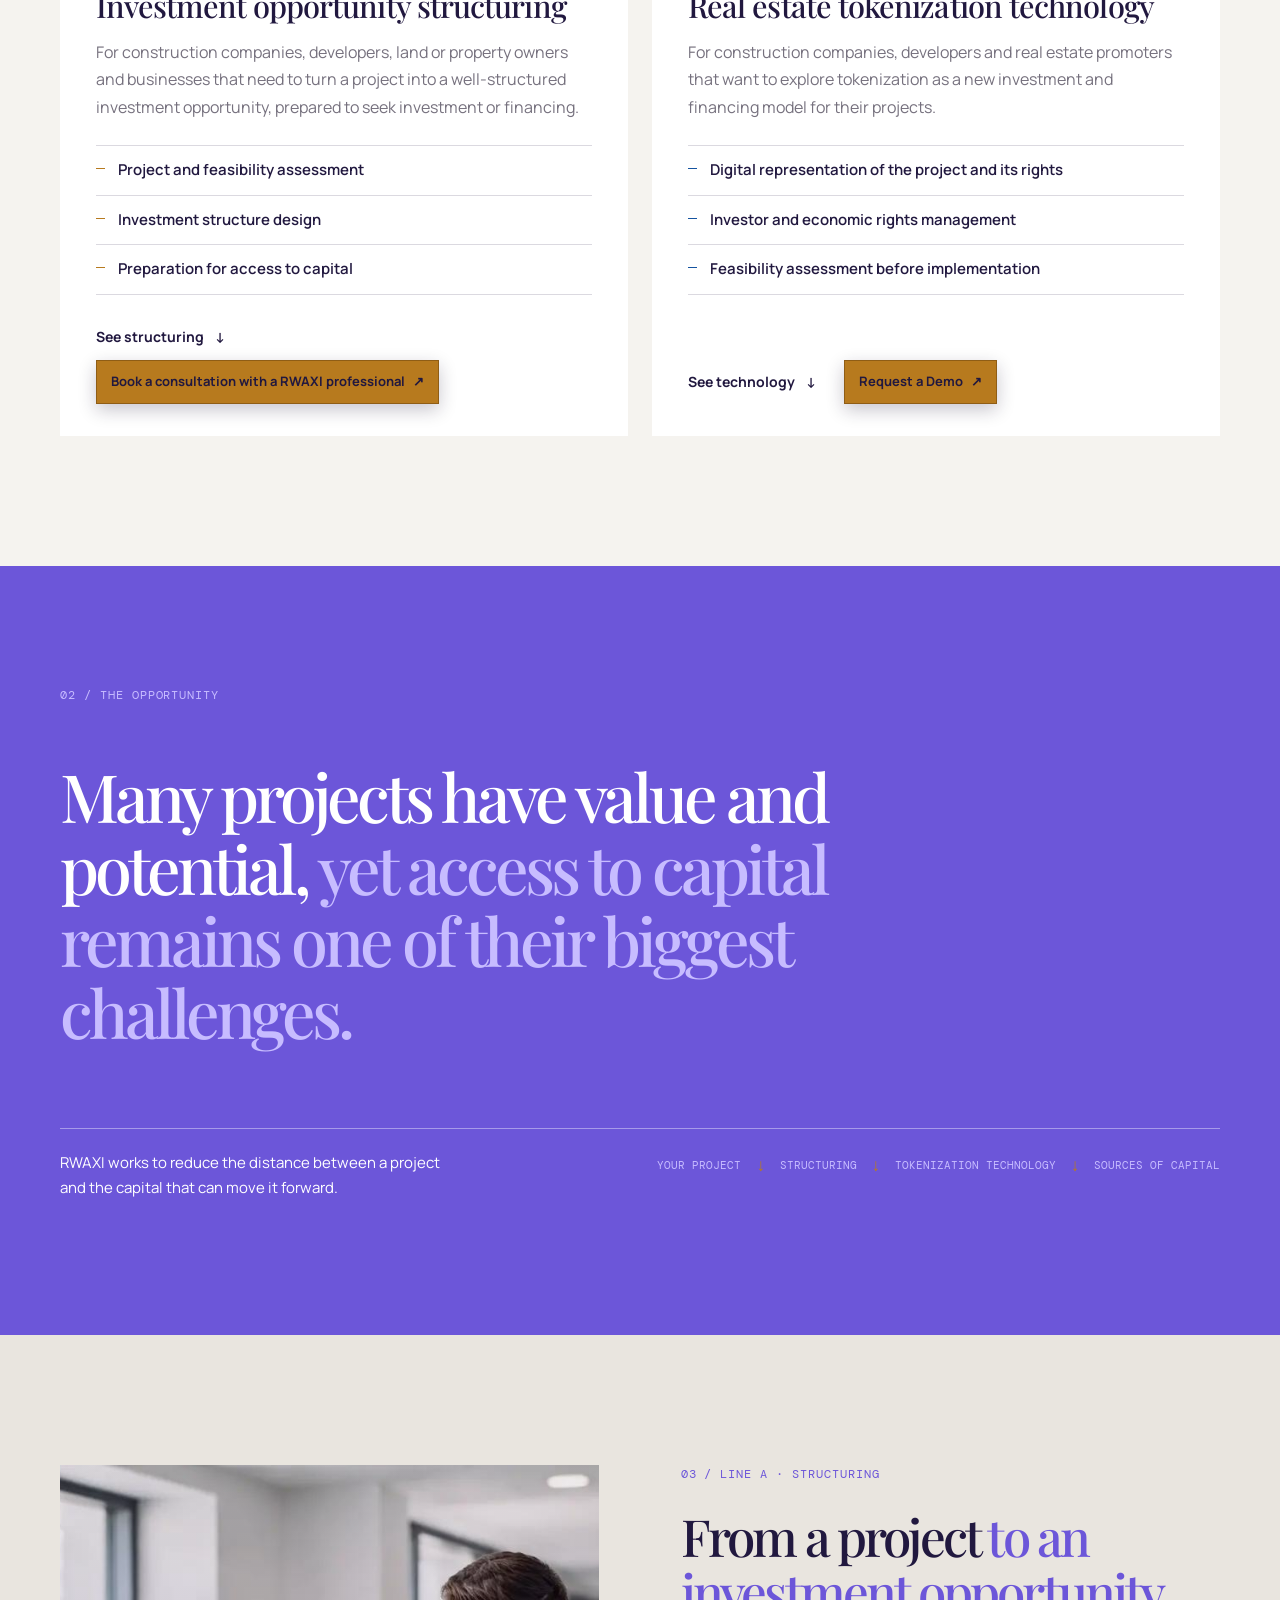
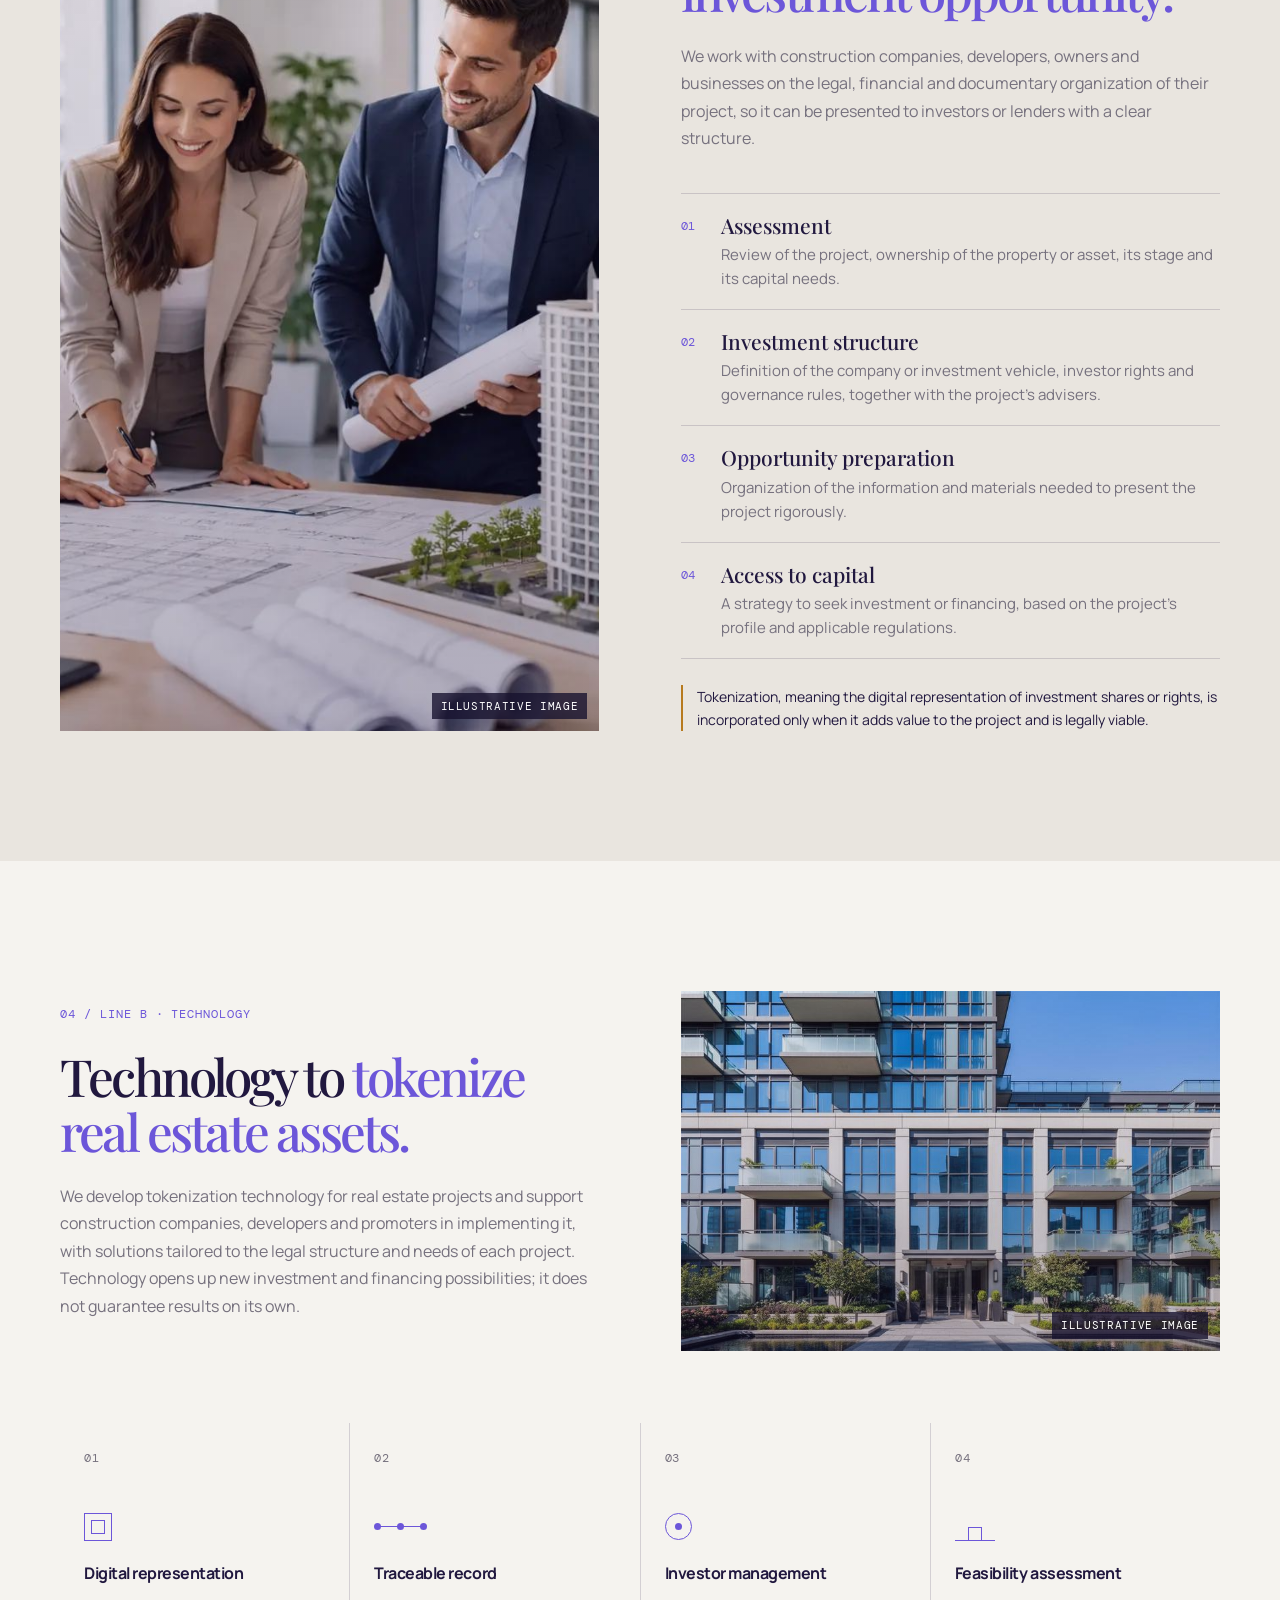
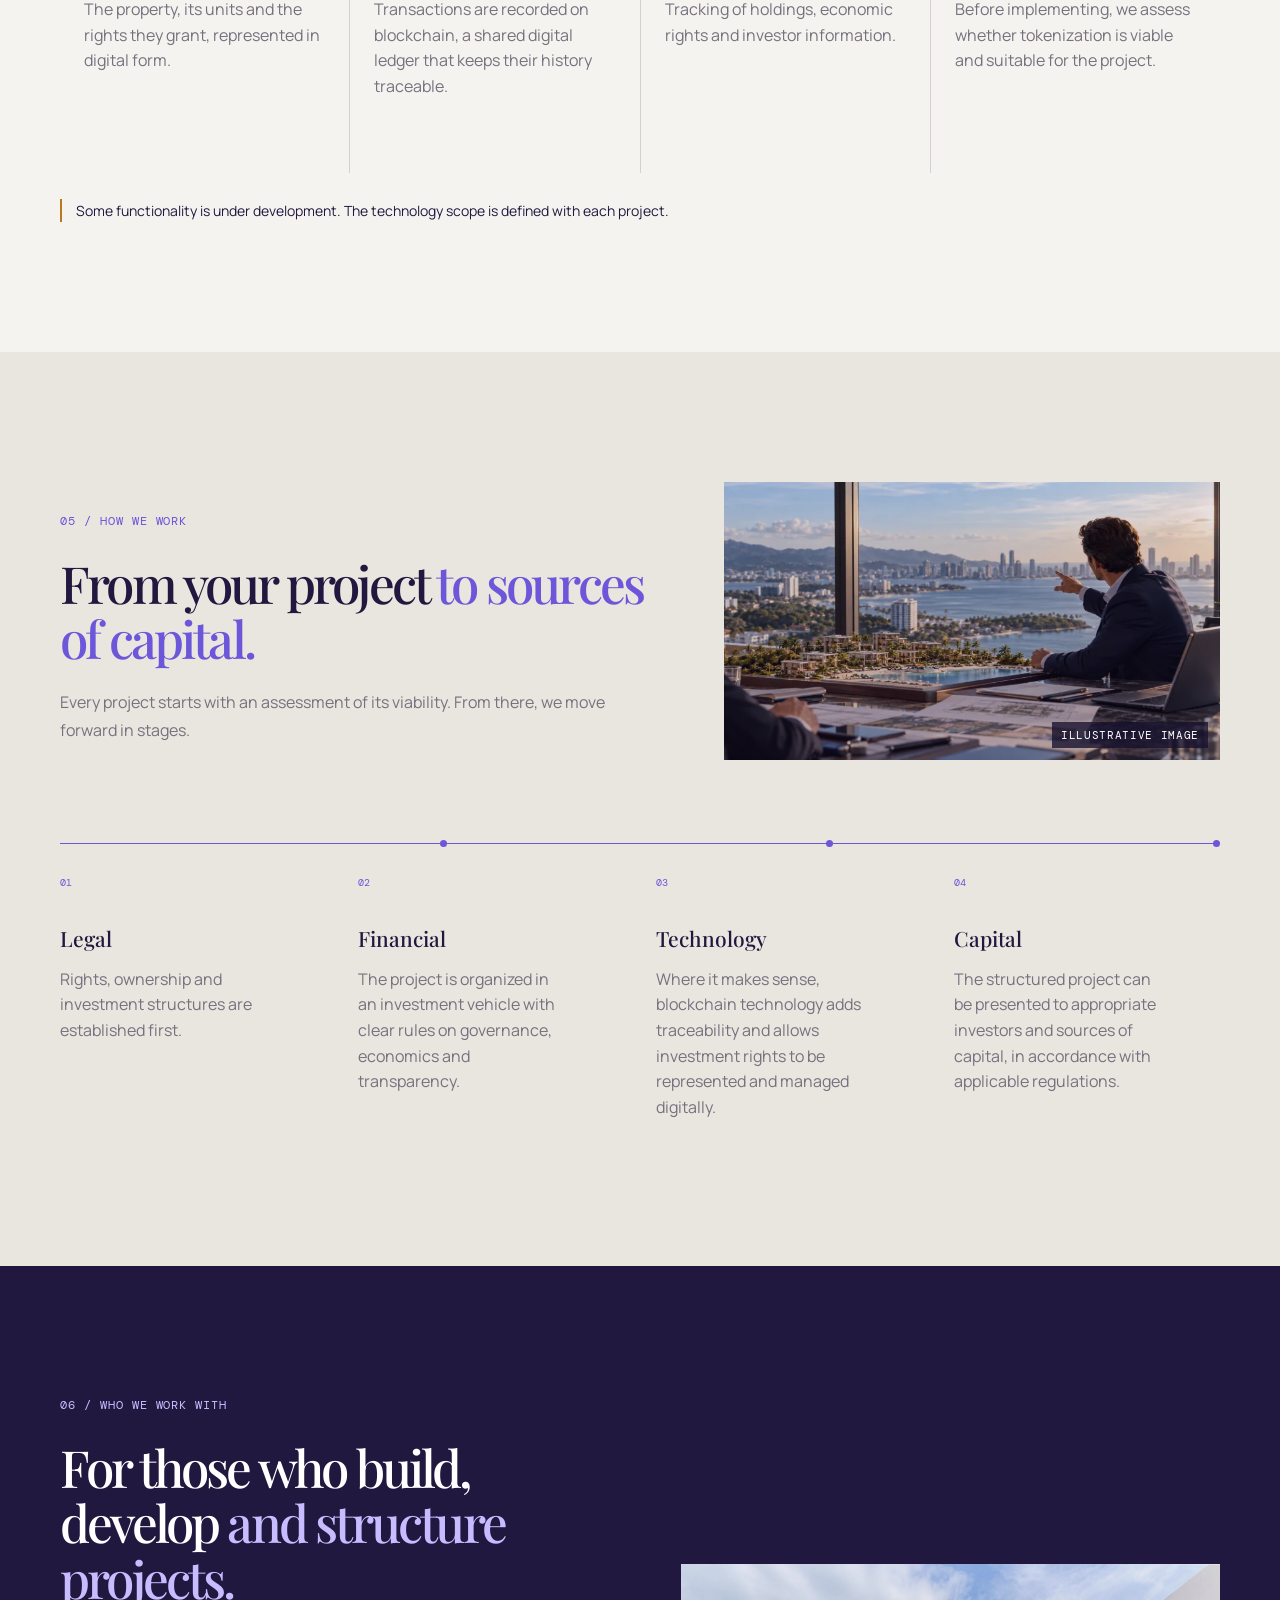
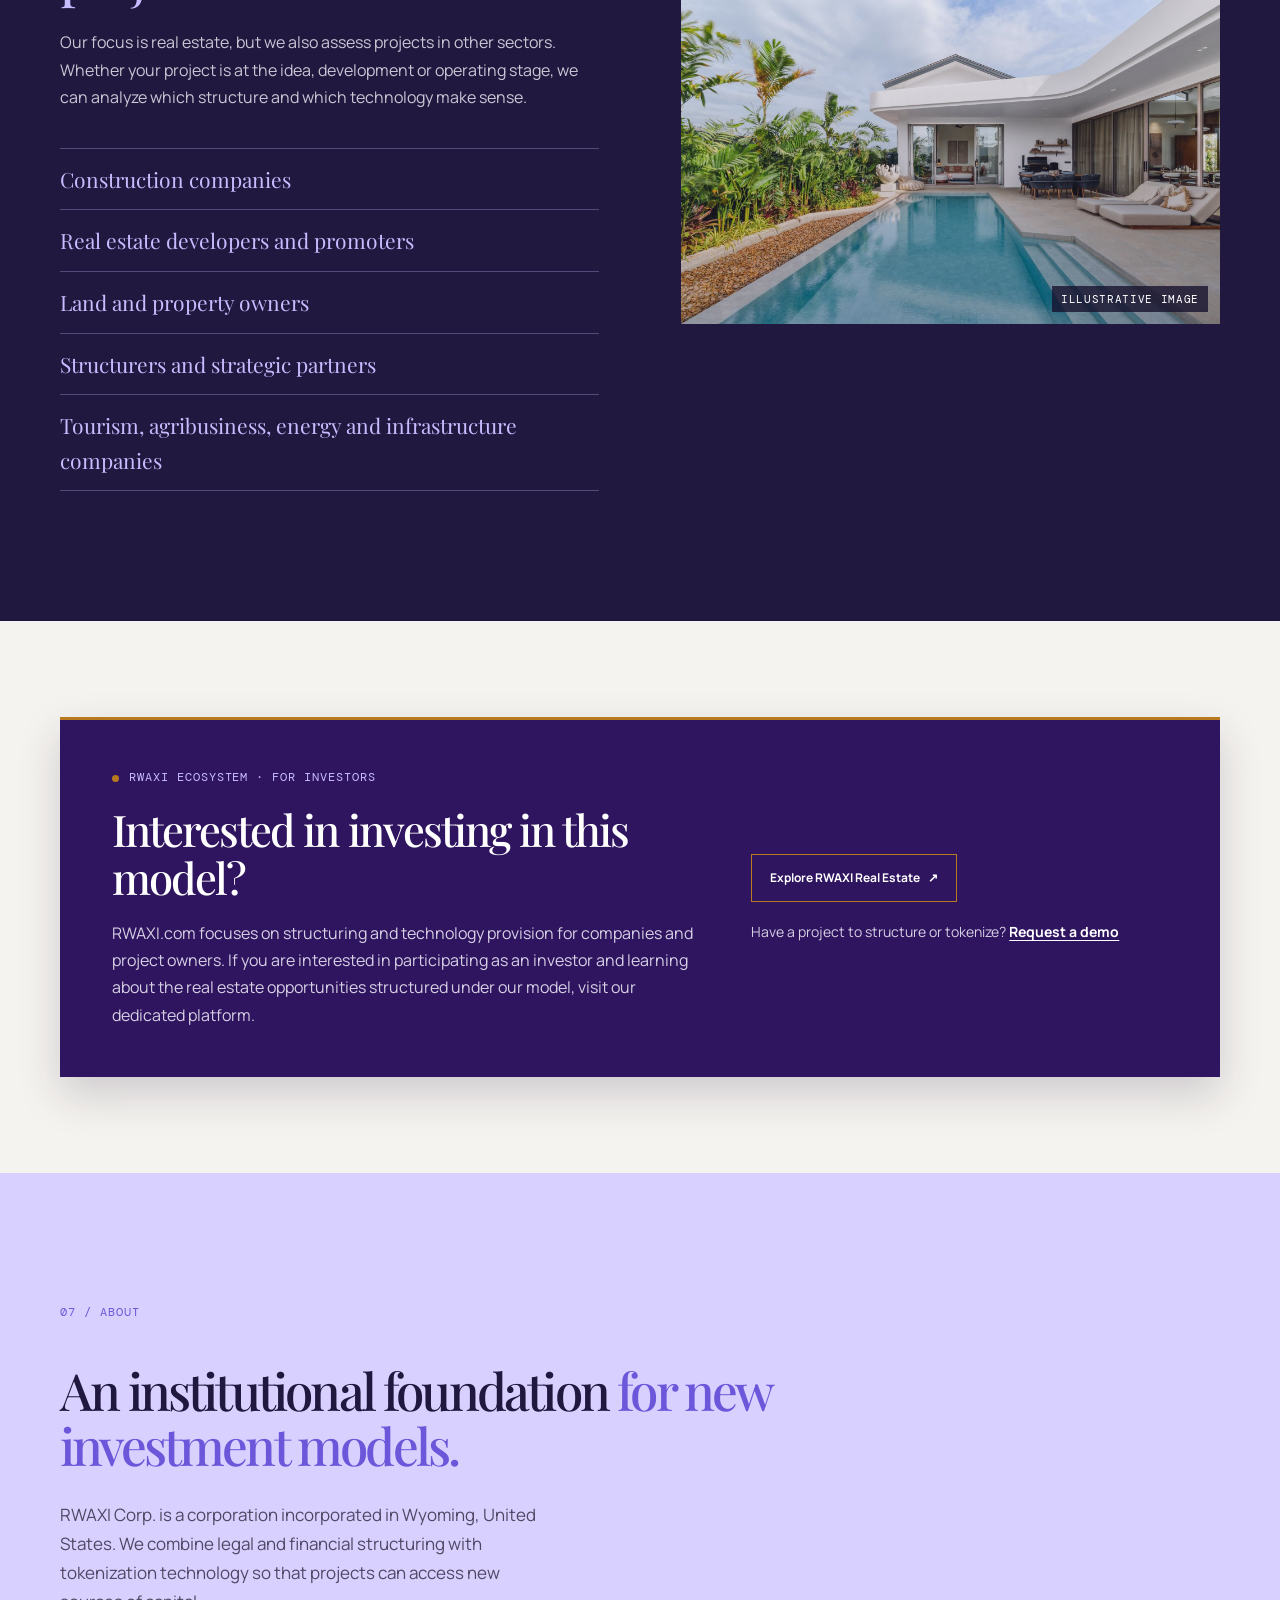
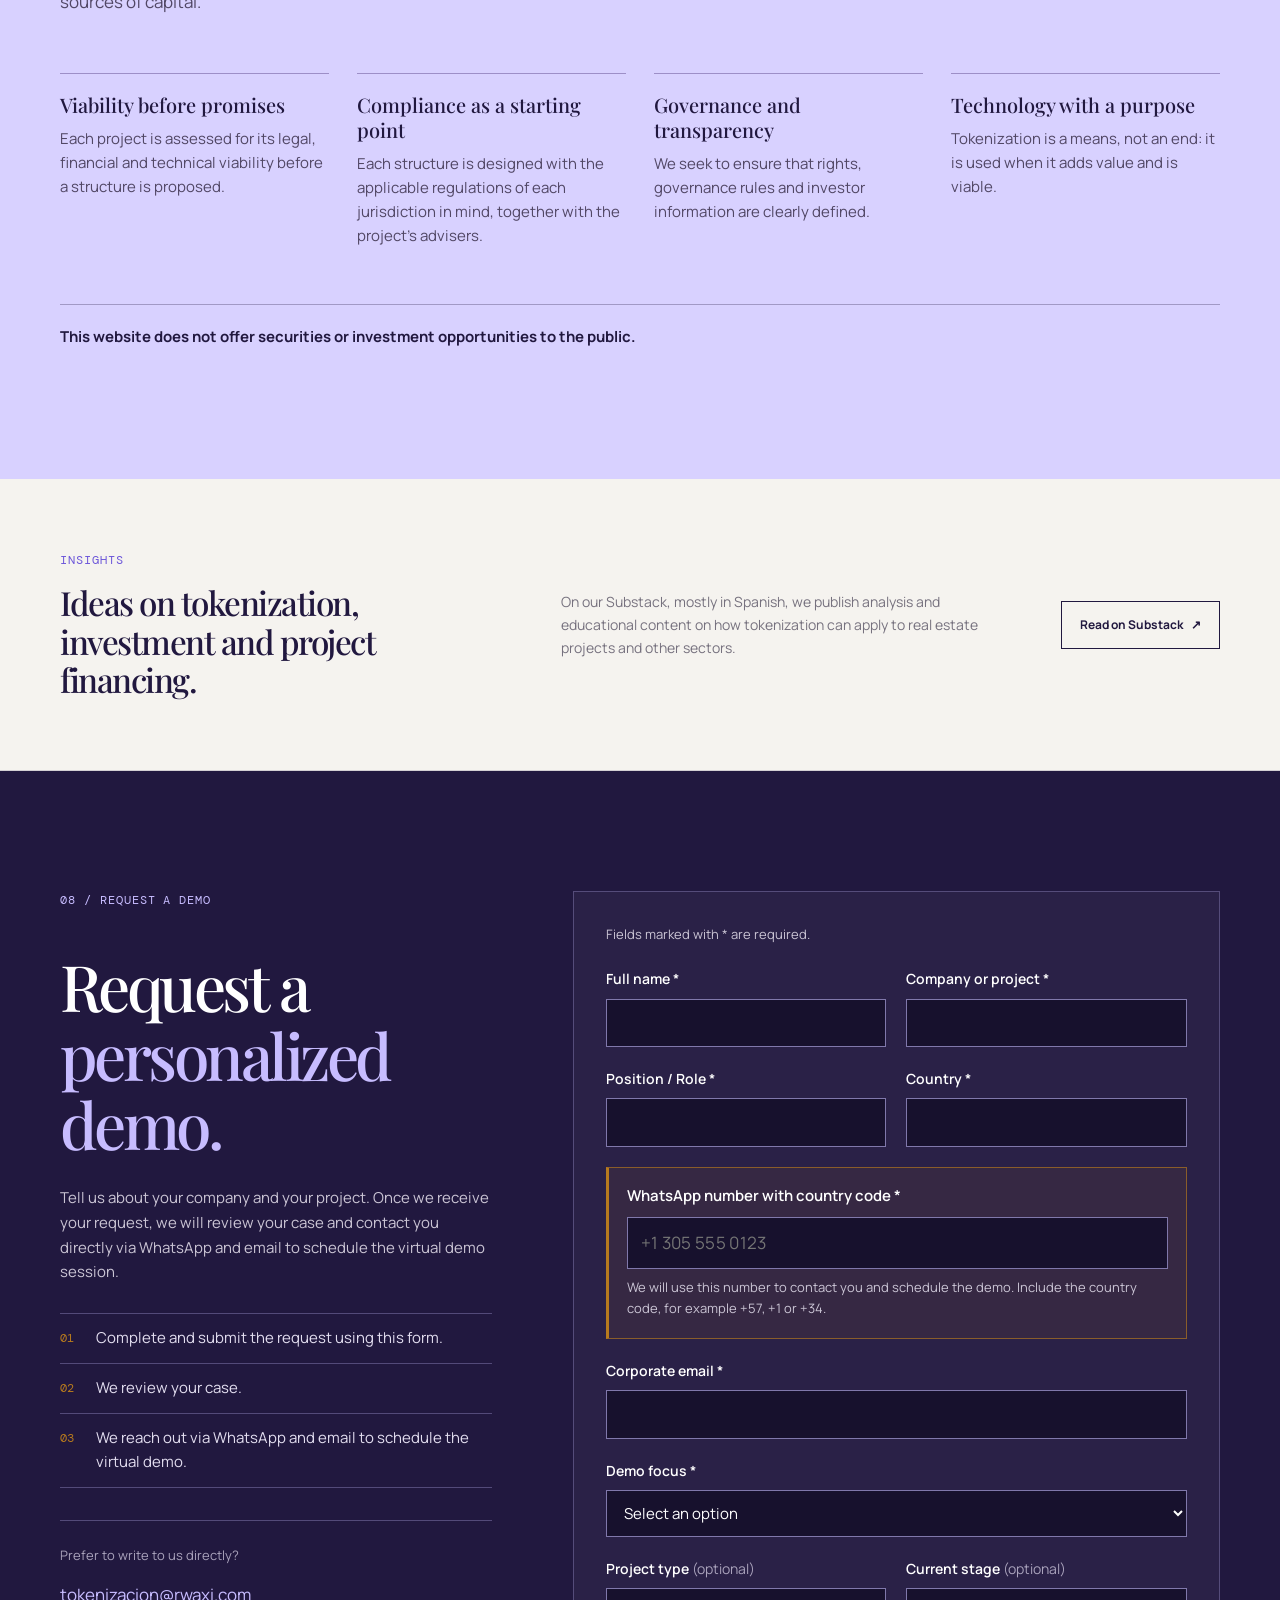
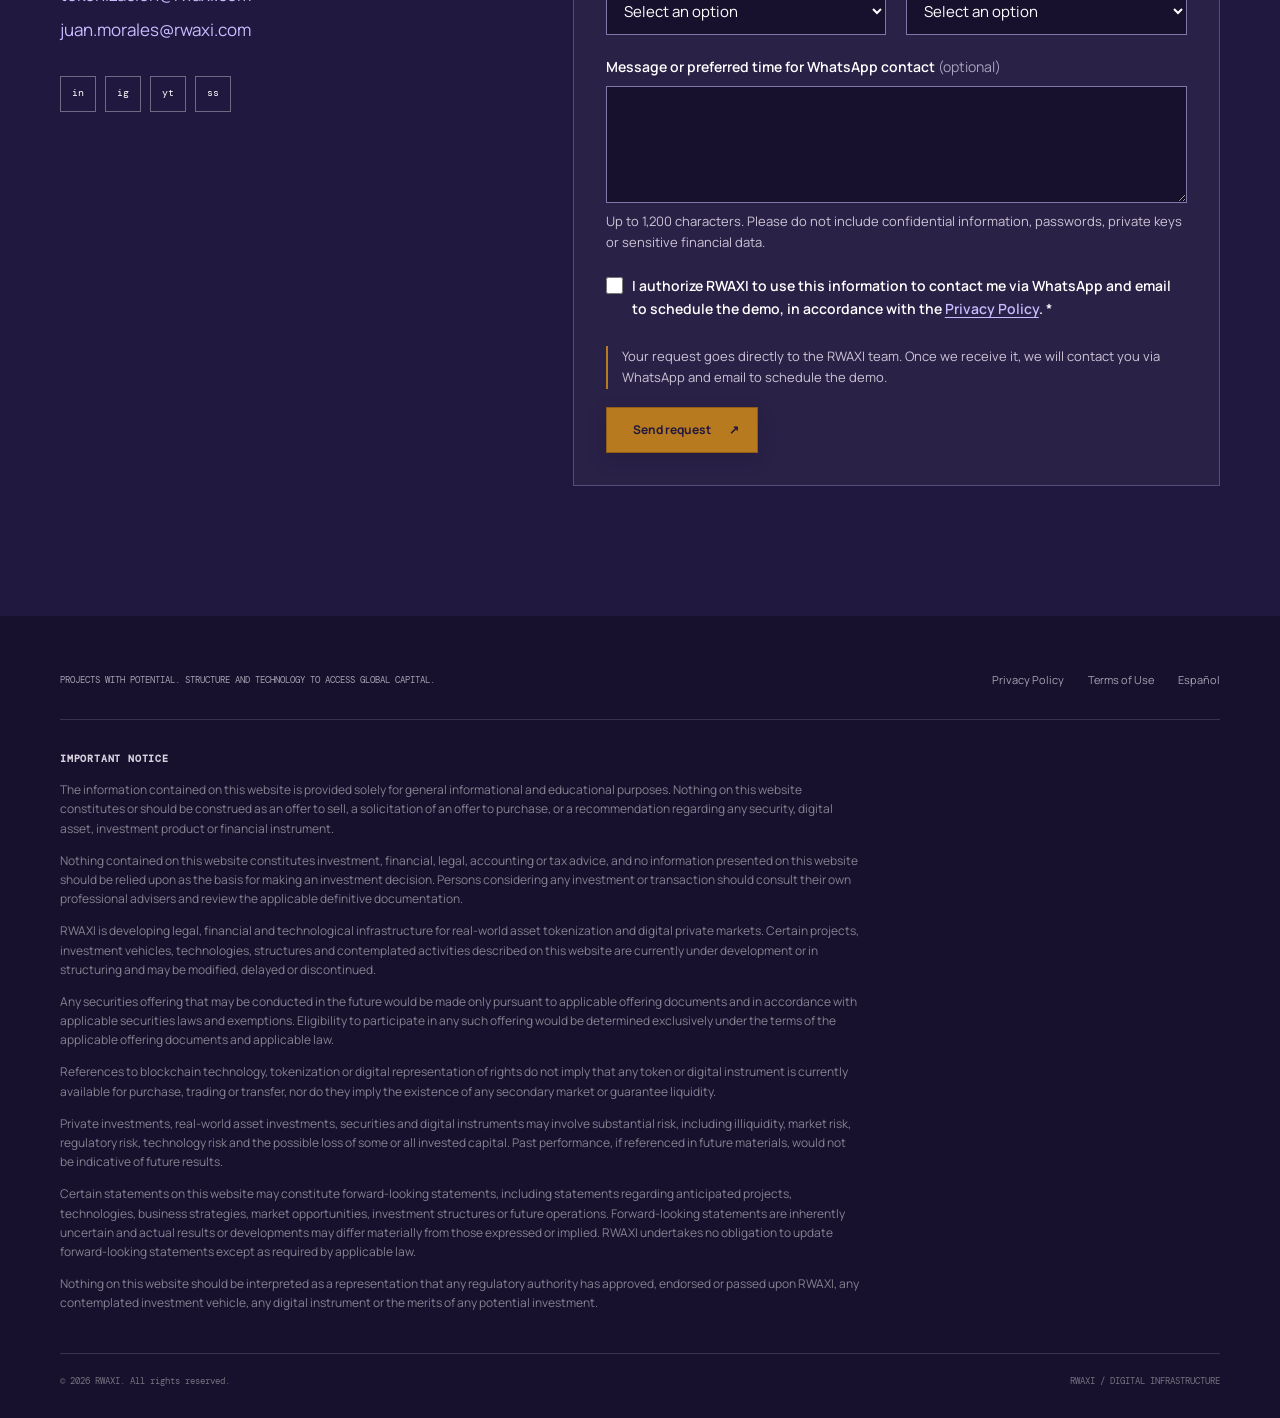
<file: en/index.html>
<!doctype html>
<html lang="en">
<head>
<meta charset="utf-8"><meta name="viewport" content="width=device-width, initial-scale=1">
<title>RWAXI | Project Structuring and Tokenization Technology</title>
<meta name="description" content="RWAXI helps construction companies, developers and businesses structure their projects to access capital and implement real estate tokenization technology."><meta name="theme-color" content="#2F145F">
<link rel="canonical" href="https://rwaxi.com/en/"><link rel="alternate" hreflang="es" href="https://rwaxi.com/"><link rel="alternate" hreflang="en" href="https://rwaxi.com/en/"><link rel="alternate" hreflang="x-default" href="https://rwaxi.com/">
<meta property="og:type" content="website"><meta property="og:locale" content="en_US"><meta property="og:locale:alternate" content="es_ES"><meta property="og:site_name" content="RWAXI"><meta property="og:url" content="https://rwaxi.com/en/"><meta property="og:title" content="RWAXI | Project Structuring and Tokenization Technology"><meta property="og:description" content="Structuring projects to access capital, and tokenization technology for real estate."><meta property="og:image" content="https://rwaxi.com/assets/Logo%20RWAXI/rwaxi-social-card.png"><meta property="og:image:width" content="1200"><meta property="og:image:height" content="630"><meta property="og:image:alt" content="RWAXI. Real assets. Digital infrastructure. Global capital."><meta name="twitter:card" content="summary_large_image"><meta name="twitter:title" content="RWAXI | Project Structuring and Tokenization Technology"><meta name="twitter:description" content="Structuring projects to access capital, and tokenization technology for real estate."><meta name="twitter:image" content="https://rwaxi.com/assets/Logo%20RWAXI/rwaxi-social-card.png">
<link rel="icon" href="../assets/Logo%20RWAXI/favicon.svg" type="image/svg+xml"><link rel="preconnect" href="https://fonts.googleapis.com"><link rel="preconnect" href="https://fonts.gstatic.com" crossorigin><link href="https://fonts.googleapis.com/css2?family=DM+Mono:wght@400;500&family=Manrope:wght@400;500;600;700;800&family=Playfair+Display:ital,wght@0,500;0,600;1,500;1,600&display=swap" rel="stylesheet"><link rel="stylesheet" href="../styles.css"><script>document.documentElement.classList.add('js');</script><script type="application/ld+json">{"@context":"https://schema.org","@type":"Organization","name":"RWAXI","legalName":"RWAXI Corp.","url":"https://rwaxi.com","email":"tokenizacion@rwaxi.com","description":"Investment project structuring and tokenization technology, with a focus on real estate."}</script><script defer src="../script.js"></script>
</head>
<body><a class="skip-link" href="#main-content">Skip to content</a>
<header class="site-header" data-header><div class="container header-inner"><a class="wordmark" href="#top" aria-label="RWAXI home"><img src="../assets/Logo%20RWAXI/RWAXI_Logo_Principal_Transparente.png" alt="RWAXI"></a><button class="menu-toggle" type="button" aria-expanded="false" aria-controls="site-nav"><span></span><span></span><span></span><em>Menu</em></button><nav class="site-nav" id="site-nav" aria-label="Primary navigation"><a href="#structuring">Structuring</a><a href="#technology">Technology</a><a href="#approach">How We Work</a><a href="#about">About</a><a href="https://substack.com/@rwaxi" target="_blank" rel="noopener noreferrer">Insights <span aria-hidden="true">↗</span><span class="sr-only"> (Substack, opens in a new tab)</span></a><div class="lang-switch"><a href="../index.html" hreflang="es" lang="es">ES<span class="sr-only"> – versión en español</span></a><span class="lang-divider" aria-hidden="true">/</span><span aria-current="true">EN</span></div><a class="nav-cta button-cta" href="#evaluate">Request a Demo <span aria-hidden="true">↗</span></a></nav></div></header>
<main id="main-content">
<section class="hero hero-commercial" id="top" aria-labelledby="hero-title"><div class="hero-grid" aria-hidden="true"></div><div class="container hero-content"><p class="eyebrow reveal"><span class="status-dot"></span> RWAXI <span class="eyebrow-divider"></span> Project structuring and tokenization technology</p><h1 class="reveal" id="hero-title">Projects with potential.<br><i>Structure and technology to access global capital.</i></h1><div class="hero-lead reveal"><p class="hero-intro">We help construction companies, developers and businesses with investment projects structure them to seek capital and implement tokenization technology, based on the viability of each case.</p><div class="hero-actions"><a class="button button-cta" href="#evaluate">Request a Demo <span aria-hidden="true">↗</span></a><a class="text-link text-link-light" href="#solutions">Explore our solutions <span aria-hidden="true">↓</span></a></div></div></div><figure class="container hero-media reveal"><img src="../assets/Proyectos/Conceptual%20Imagen%20principal%20pagina%20web.jpg" alt="Illustrative aerial view of a coastal residential development with villas, buildings, green areas and a beach" width="1440" height="750" fetchpriority="high" decoding="async"><figcaption class="media-label">Illustrative image</figcaption></figure></section>
<section class="section section-light" id="solutions" aria-labelledby="solutions-title"><div class="container"><div class="section-heading reveal"><p class="section-kicker">01 / Solutions</p><h2 id="solutions-title">Two lines of work. <em>One purpose.</em></h2><p>Enabling each project to approach sources of capital with a sound structure and the technology it needs.</p></div><div class="line-grid"><article class="line-card reveal"><p class="line-tag">Line A</p><h3>Investment opportunity structuring</h3><p>For construction companies, developers, land or property owners and businesses that need to turn a project into a well-structured investment opportunity, prepared to seek investment or financing.</p><ul class="line-points"><li>Project and feasibility assessment</li><li>Investment structure design</li><li>Preparation for access to capital</li></ul><div class="line-links"><a class="text-link" href="#structuring">See structuring <span aria-hidden="true">↓</span></a><a class="button button-cta button-small" href="#evaluate" data-interest="estructuracion">Book a consultation with a RWAXI professional <span aria-hidden="true">↗</span></a></div></article><article class="line-card line-card-b reveal"><p class="line-tag">Line B</p><h3>Real estate tokenization technology</h3><p>For construction companies, developers and real estate promoters that want to explore tokenization as a new investment and financing model for their projects.</p><ul class="line-points"><li>Digital representation of the project and its rights</li><li>Investor and economic rights management</li><li>Feasibility assessment before implementation</li></ul><div class="line-links"><a class="text-link" href="#technology">See technology <span aria-hidden="true">↓</span></a><a class="button button-cta button-small" href="#evaluate" data-interest="tecnologia">Request a Demo <span aria-hidden="true">↗</span></a></div></article></div></div></section>
<section class="opportunity-section" aria-labelledby="opportunity-title"><div class="container opportunity-inner"><p class="section-kicker reveal">02 / The opportunity</p><h2 class="reveal" id="opportunity-title">Many projects have value and potential, <em>yet access to capital remains one of their biggest challenges.</em></h2><div class="opportunity-copy reveal"><p>RWAXI works to reduce the distance between a project and the capital that can move it forward.</p><div class="opportunity-bridge"><span>Your project</span><b>↓</b><span>Structuring</span><b>↓</b><span>Tokenization technology</span><b>↓</b><span>Sources of capital</span></div></div></div></section>
<section class="section line-section" id="structuring" aria-labelledby="structuring-title"><div class="container line-detail line-detail-fill"><figure class="illustration illustration-fill reveal"><img src="../assets/Proyectos/Estructuracion%20de%20Proyectos%20pagina%20web.jpg" alt="Professionals reviewing plans next to a model of a residential building in an office" width="1536" height="1024" loading="lazy" decoding="async"><figcaption class="media-label">Illustrative image</figcaption></figure><div class="line-copy"><div class="section-heading reveal"><p class="section-kicker">03 / Line A · Structuring</p><h2 id="structuring-title">From a project <em>to an investment opportunity.</em></h2><p>We work with construction companies, developers, owners and businesses on the legal, financial and documentary organization of their project, so it can be presented to investors or lenders with a clear structure.</p></div><ol class="detail-list reveal"><li><span>01</span><div><strong>Assessment</strong><p>Review of the project, ownership of the property or asset, its stage and its capital needs.</p></div></li><li><span>02</span><div><strong>Investment structure</strong><p>Definition of the company or investment vehicle, investor rights and governance rules, together with the project's advisers.</p></div></li><li><span>03</span><div><strong>Opportunity preparation</strong><p>Organization of the information and materials needed to present the project rigorously.</p></div></li><li><span>04</span><div><strong>Access to capital</strong><p>A strategy to seek investment or financing, based on the project's profile and applicable regulations.</p></div></li></ol><p class="detail-note reveal">Tokenization, meaning the digital representation of investment shares or rights, is incorporated only when it adds value to the project and is legally viable.</p></div></div></section>
<section class="section section-light" id="technology" aria-labelledby="technology-title"><div class="container"><div class="line-detail line-detail-reverse"><div class="section-heading reveal"><p class="section-kicker">04 / Line B · Technology</p><h2 id="technology-title">Technology to <em>tokenize real estate assets.</em></h2><p>We develop tokenization technology for real estate projects and support construction companies, developers and promoters in implementing it, with solutions tailored to the legal structure and needs of each project. Technology opens up new investment and financing possibilities; it does not guarantee results on its own.</p></div><figure class="illustration reveal"><img src="../assets/Proyectos/edificio%20tokenizado%20pagina%20web.jpg" alt="Facade of a contemporary residential building with glass balconies and landscaped entrance gardens" width="800" height="533" loading="lazy" decoding="async"><figcaption class="media-label">Illustrative image</figcaption></figure></div><div class="service-grid"><article class="service-card reveal"><span class="card-number">01</span><span class="card-icon card-icon-frame" aria-hidden="true"></span><h3>Digital representation</h3><p>The property, its units and the rights they grant, represented in digital form.</p></article><article class="service-card reveal"><span class="card-number">02</span><span class="card-icon card-icon-network" aria-hidden="true"><i></i><i></i><i></i></span><h3>Traceable record</h3><p>Transactions are recorded on blockchain, a shared digital ledger that keeps their history traceable.</p></article><article class="service-card reveal"><span class="card-number">03</span><span class="card-icon card-icon-rights" aria-hidden="true"></span><h3>Investor management</h3><p>Tracking of holdings, economic rights and investor information.</p></article><article class="service-card reveal"><span class="card-number">04</span><span class="card-icon card-icon-land" aria-hidden="true"></span><h3>Feasibility assessment</h3><p>Before implementing, we assess whether tokenization is viable and suitable for the project.</p></article></div><p class="detail-note reveal">Some functionality is under development. The technology scope is defined with each project.</p></div></section>
<section class="section approach-section method-section" id="approach" aria-labelledby="approach-title"><div class="container"><div class="method-head"><div class="section-heading reveal"><p class="section-kicker">05 / How we work</p><h2 id="approach-title">From your project <span>to sources of capital.</span></h2><p>Every project starts with an assessment of its viability. From there, we move forward in stages.</p></div><figure class="illustration reveal"><img src="../assets/web/foto-05-1600.webp" srcset="../assets/web/foto-05-800.webp 800w, ../assets/web/foto-05-1600.webp 1600w" sizes="(max-width: 900px) calc(100vw - 36px), 500px" alt="Conceptual illustration of a professional pointing at a bay from an office, next to a development model and plans on the table" width="1600" height="900" loading="lazy" decoding="async"><figcaption class="media-label">Illustrative image</figcaption></figure></div><div class="process-line" aria-hidden="true"><span></span><span></span><span></span></div><div class="process-grid"><article class="process-step reveal"><span>01</span><h3>Legal</h3><p>Rights, ownership and investment structures are established first.</p></article><article class="process-step reveal"><span>02</span><h3>Financial</h3><p>The project is organized in an investment vehicle with clear rules on governance, economics and transparency.</p></article><article class="process-step reveal"><span>03</span><h3>Technology</h3><p>Where it makes sense, blockchain technology adds traceability and allows investment rights to be represented and managed digitally.</p></article><article class="process-step reveal"><span>04</span><h3>Capital</h3><p>The structured project can be presented to appropriate investors and sources of capital, in accordance with applicable regulations.</p></article></div></div></section>
<section class="section audience-section" id="who-we-serve" aria-labelledby="audience-title"><div class="container line-detail line-detail-reverse"><div class="line-copy"><div class="section-heading reveal"><p class="section-kicker">06 / Who we work with</p><h2 id="audience-title">For those who build, develop <em>and structure projects.</em></h2><p>Our focus is real estate, but we also assess projects in other sectors. Whether your project is at the idea, development or operating stage, we can analyze which structure and which technology make sense.</p></div><ul class="audience-stack reveal"><li>Construction companies</li><li>Real estate developers and promoters</li><li>Land and property owners</li><li>Structurers and strategic partners</li><li>Tourism, agribusiness, energy and infrastructure companies</li></ul></div><figure class="illustration reveal"><img src="../assets/Proyectos/casa%20vacacional%20fraccionada%20pagina%20web.jpg" alt="Vacation home with a pool, terrace and tropical garden" width="1920" height="1280" loading="lazy" decoding="async"><figcaption class="media-label">Illustrative image</figcaption></figure></div></section>
<section class="investor-bridge" id="investors" aria-labelledby="investors-title"><div class="container"><div class="bridge-card reveal"><div class="bridge-copy"><p class="bridge-eyebrow">RWAXI ecosystem · For investors</p><h2 id="investors-title">Interested in investing in this model?</h2><p>RWAXI.com focuses on structuring and technology provision for companies and project owners. If you are interested in participating as an investor and learning about the real estate opportunities structured under our model, visit our dedicated platform.</p></div><div class="bridge-actions"><a class="button button-bridge" href="https://rwaxirealestate.com" target="_blank" rel="noopener">Explore RWAXI Real Estate <span aria-hidden="true">↗</span><span class="sr-only"> (external website in Spanish, opens in a new tab)</span></a><p class="bridge-alt">Have a project to structure or tokenize? <a href="#evaluate">Request a demo</a></p></div></div></div></section>
<section class="purpose-section about-commercial" id="about" aria-labelledby="about-title"><div class="container purpose-inner"><p class="section-kicker reveal">07 / About</p><h2 class="reveal" id="about-title">An institutional foundation <span>for new investment models.</span></h2><p class="purpose-copy reveal">RWAXI Corp. is a corporation incorporated in Wyoming, United States. We combine legal and financial structuring with tokenization technology so that projects can access new sources of capital.</p><div class="principles reveal"><article><h3>Viability before promises</h3><p>Each project is assessed for its legal, financial and technical viability before a structure is proposed.</p></article><article><h3>Compliance as a starting point</h3><p>Each structure is designed with the applicable regulations of each jurisdiction in mind, together with the project's advisers.</p></article><article><h3>Governance and transparency</h3><p>We seek to ensure that rights, governance rules and investor information are clearly defined.</p></article><article><h3>Technology with a purpose</h3><p>Tokenization is a means, not an end: it is used when it adds value and is viable.</p></article></div><p class="purpose-quote reveal">This website does not offer securities or investment opportunities to the public.</p></div></section>
<section class="substack-band" id="insights" aria-labelledby="insights-title"><div class="container substack-inner reveal"><div><p class="section-kicker">Insights</p><h2 id="insights-title">Ideas on tokenization, investment and project financing.</h2></div><p>On our Substack, mostly in Spanish, we publish analysis and educational content on how tokenization can apply to real estate projects and other sectors.</p><a class="button button-outline" href="https://substack.com/@rwaxi" target="_blank" rel="noopener noreferrer">Read on Substack <span aria-hidden="true">↗</span><span class="sr-only"> (opens in a new tab)</span></a></div></section>
<section class="contact-section evaluate-section" id="evaluate" aria-labelledby="contact-title"><div class="container evaluate-layout"><div class="evaluate-intro"><p class="section-kicker reveal">08 / Request a demo</p><h2 class="reveal" id="contact-title">Request a<br><em>personalized demo.</em></h2><p class="evaluate-lead reveal">Tell us about your company and your project. Once we receive your request, we will review your case and contact you directly via WhatsApp and email to schedule the virtual demo session.</p><ol class="demo-steps reveal"><li><span>01</span>Complete and submit the request using this form.</li><li><span>02</span>We review your case.</li><li><span>03</span>We reach out via WhatsApp and email to schedule the virtual demo.</li></ol><div class="contact-details reveal"><p>Prefer to write to us directly?</p><a href="mailto:tokenizacion@rwaxi.com">tokenizacion@rwaxi.com</a><a href="mailto:juan.morales@rwaxi.com">juan.morales@rwaxi.com</a><div class="social-links"><a href="https://www.linkedin.com/company/rwaxi/" target="_blank" rel="noopener noreferrer" aria-label="RWAXI on LinkedIn">in</a><a href="https://www.instagram.com/tokenizacionrwaxi/" target="_blank" rel="noopener noreferrer" aria-label="RWAXI on Instagram">ig</a><a href="https://www.youtube.com/@RWAXI" target="_blank" rel="noopener noreferrer" aria-label="RWAXI on YouTube">yt</a><a href="https://substack.com/@rwaxi" target="_blank" rel="noopener noreferrer" aria-label="RWAXI on Substack">ss</a></div></div></div>
<form class="project-form reveal" id="project-form" method="post" data-msg-sending="Sending..." data-msg-whatsapp="Enter your WhatsApp number with the country code, for example +1 305 555 0123.">
<div class="form-body" id="form-body">
<p class="form-intro">Fields marked with <span aria-hidden="true">*</span><span class="sr-only">an asterisk</span> are required.</p>
<div class="form-grid"><div class="field"><label for="f-name">Full name <span aria-hidden="true">*</span></label><input id="f-name" name="Full name" type="text" autocomplete="name" maxlength="100" required></div><div class="field"><label for="f-company">Company or project <span aria-hidden="true">*</span></label><input id="f-company" name="Company or project" type="text" autocomplete="organization" maxlength="120" required></div><div class="field"><label for="f-role">Position / Role <span aria-hidden="true">*</span></label><input id="f-role" name="Position / Role" type="text" autocomplete="organization-title" maxlength="100" required></div><div class="field"><label for="f-country">Country <span aria-hidden="true">*</span></label><input id="f-country" name="Country" type="text" autocomplete="country-name" maxlength="60" required></div>
<div class="field field-full field-whatsapp"><label for="f-whatsapp">WhatsApp number with country code <span aria-hidden="true">*</span></label><input id="f-whatsapp" name="WhatsApp" type="tel" inputmode="tel" autocomplete="tel" placeholder="+1 305 555 0123" pattern="\+[0-9][0-9 \(\)\-]{6,22}" maxlength="25" required aria-describedby="f-whatsapp-hint"><p class="field-hint" id="f-whatsapp-hint">We will use this number to contact you and schedule the demo. Include the country code, for example +57, +1 or +34.</p></div>
<div class="field field-full"><label for="f-email">Corporate email <span aria-hidden="true">*</span></label><input id="f-email" name="Email" type="email" autocomplete="email" maxlength="120" required></div>
<div class="field field-full"><label for="f-focus">Demo focus <span aria-hidden="true">*</span></label><select id="f-focus" name="Demo focus" required><option value="">Select an option</option><option data-interest="tecnologia">Real estate tokenization technology (Platform Demo)</option><option data-interest="estructuracion">Project structuring + Technology</option><option>General exploration for my company</option></select></div>
<div class="field"><label for="f-asset">Project type <span class="optional">(optional)</span></label><select id="f-asset" name="Project type"><option value="">Select an option</option><option>Residential real estate</option><option>Tourism or hospitality</option><option>Commercial or office</option><option>Industrial or logistics</option><option>Agribusiness</option><option>Energy or infrastructure</option><option>Other</option></select></div><div class="field"><label for="f-stage">Current stage <span class="optional">(optional)</span></label><select id="f-stage" name="Current stage"><option value="">Select an option</option><option>Idea or concept</option><option>Structuring or planning</option><option>Under construction</option><option>In operation</option></select></div>
<div class="field field-full"><label for="f-message">Message or preferred time for WhatsApp contact <span class="optional">(optional)</span></label><textarea id="f-message" name="Message or preferred time" rows="4" maxlength="1200" aria-describedby="f-message-hint"></textarea><p class="field-hint" id="f-message-hint">Up to 1,200 characters. Please do not include confidential information, passwords, private keys or sensitive financial data.</p></div>
<div class="field field-full"><label class="choice"><input id="f-consent" type="checkbox" name="Consent to be contacted via WhatsApp and email" value="Yes" required> <span>I authorize RWAXI to use this information to contact me via WhatsApp and email to schedule the demo, in accordance with the <a href="privacy.html">Privacy Policy</a>. <span aria-hidden="true">*</span></span></label></div></div>
<div class="form-trap" aria-hidden="true"><label for="f-website">Leave this field empty</label><input id="f-website" name="website" type="text" tabindex="-1" autocomplete="off"></div>
<p class="form-note" id="form-note">Your request goes directly to the RWAXI team. Once we receive it, we will contact you via WhatsApp and email to schedule the demo.</p>
<button class="button button-cta form-submit" type="submit" aria-describedby="form-note"><span data-submit-label>Send request</span><span class="form-submit-icon" aria-hidden="true">↗</span></button>
<div class="form-alert" id="form-error" role="alert" hidden><p><strong>We couldn't send your request.</strong> Please check your connection and try again, or write to us directly on <a data-wa-link target="_blank" rel="noopener noreferrer">WhatsApp<span class="sr-only"> (opens in a new tab)</span></a>.</p></div>
</div>
<div class="form-success" id="form-success" tabindex="-1" hidden><span class="form-success-icon" aria-hidden="true"></span><h3>Message received!</h3><p>We will get in touch with you soon via WhatsApp and email to schedule the demo.</p></div>
</form></div></section>
</main>
<footer class="site-footer"><div class="container"><div class="footer-top"><p>Projects with potential. Structure and technology to access global capital.</p><div class="footer-links"><a href="privacy.html">Privacy Policy</a><a href="terms.html">Terms of Use</a><a href="../index.html" hreflang="es" lang="es">Español</a></div></div><!-- Legal text: original English disclaimer, pending legal review. The Spanish version is the reference text. --><div class="disclaimer"><strong>Important Notice</strong><p>The information contained on this website is provided solely for general informational and educational purposes. Nothing on this website constitutes or should be construed as an offer to sell, a solicitation of an offer to purchase, or a recommendation regarding any security, digital asset, investment product or financial instrument.</p><p>Nothing contained on this website constitutes investment, financial, legal, accounting or tax advice, and no information presented on this website should be relied upon as the basis for making an investment decision. Persons considering any investment or transaction should consult their own professional advisers and review the applicable definitive documentation.</p><p>RWAXI is developing legal, financial and technological infrastructure for real-world asset tokenization and digital private markets. Certain projects, investment vehicles, technologies, structures and contemplated activities described on this website are currently under development or in structuring and may be modified, delayed or discontinued.</p><p>Any securities offering that may be conducted in the future would be made only pursuant to applicable offering documents and in accordance with applicable securities laws and exemptions. Eligibility to participate in any such offering would be determined exclusively under the terms of the applicable offering documents and applicable law.</p><p>References to blockchain technology, tokenization or digital representation of rights do not imply that any token or digital instrument is currently available for purchase, trading or transfer, nor do they imply the existence of any secondary market or guarantee liquidity.</p><p>Private investments, real-world asset investments, securities and digital instruments may involve substantial risk, including illiquidity, market risk, regulatory risk, technology risk and the possible loss of some or all invested capital. Past performance, if referenced in future materials, would not be indicative of future results.</p><p>Certain statements on this website may constitute forward-looking statements, including statements regarding anticipated projects, technologies, business strategies, market opportunities, investment structures or future operations. Forward-looking statements are inherently uncertain and actual results or developments may differ materially from those expressed or implied. RWAXI undertakes no obligation to update forward-looking statements except as required by applicable law.</p><p>Nothing on this website should be interpreted as a representation that any regulatory authority has approved, endorsed or passed upon RWAXI, any contemplated investment vehicle, any digital instrument or the merits of any potential investment.</p></div><div class="footer-bottom"><span>© 2026 RWAXI. All rights reserved.</span><span>RWAXI / DIGITAL INFRASTRUCTURE</span></div></div></footer>
<!-- WHATSAPP BUSINESS: official number +1 407 227 1422 (in the link, digits only with country code, no "+" or spaces). The same number is in index.html. -->
<a class="wa-float" href="https://wa.me/14072271422?text=Hello%20RWAXI%2C%20I%20found%20you%20on%20rwaxi.com%20and%20would%20like%20information%20about%20project%20structuring%20and%20tokenization%20technology%20for%20my%20project." target="_blank" rel="noopener noreferrer" aria-label="Chat with us on WhatsApp (opens in a new tab)" data-wa-float><span class="wa-float-icon" aria-hidden="true"><svg viewBox="0 0 24 24" focusable="false"><path fill="currentColor" d="M17.472 14.382c-.297-.149-1.758-.867-2.03-.967-.273-.099-.471-.148-.67.15-.197.297-.767.966-.94 1.164-.173.199-.347.223-.644.075-.297-.15-1.255-.463-2.39-1.475-.883-.788-1.48-1.761-1.653-2.059-.173-.297-.018-.458.13-.606.134-.133.298-.347.446-.52.149-.174.198-.298.298-.497.099-.198.05-.371-.025-.52-.075-.149-.669-1.612-.916-2.207-.242-.579-.487-.5-.669-.51-.173-.008-.371-.01-.57-.01-.198 0-.52.074-.792.372-.272.297-1.04 1.016-1.04 2.479 0 1.462 1.065 2.875 1.213 3.074.149.198 2.096 3.2 5.077 4.487.709.306 1.262.489 1.694.625.712.227 1.36.195 1.871.118.571-.085 1.758-.719 2.006-1.413.248-.694.248-1.289.173-1.413-.074-.124-.272-.198-.57-.347m-5.421 7.403h-.004a9.87 9.87 0 0 1-5.031-1.378l-.361-.214-3.741.982.998-3.648-.235-.374a9.86 9.86 0 0 1-1.51-5.26c.001-5.45 4.436-9.884 9.888-9.884 2.64 0 5.122 1.03 6.988 2.898a9.825 9.825 0 0 1 2.893 6.994c-.003 5.45-4.437 9.884-9.885 9.884m8.413-18.297A11.815 11.815 0 0 0 12.05 0C5.495 0 .16 5.335.157 11.892c0 2.096.547 4.142 1.588 5.945L.057 24l6.305-1.654a11.882 11.882 0 0 0 5.683 1.448h.005c6.554 0 11.89-5.335 11.893-11.893a11.821 11.821 0 0 0-3.48-8.413Z"/></svg></span><span class="wa-float-label" aria-hidden="true">Chat with us on WhatsApp</span></a>
</body></html>
</file>
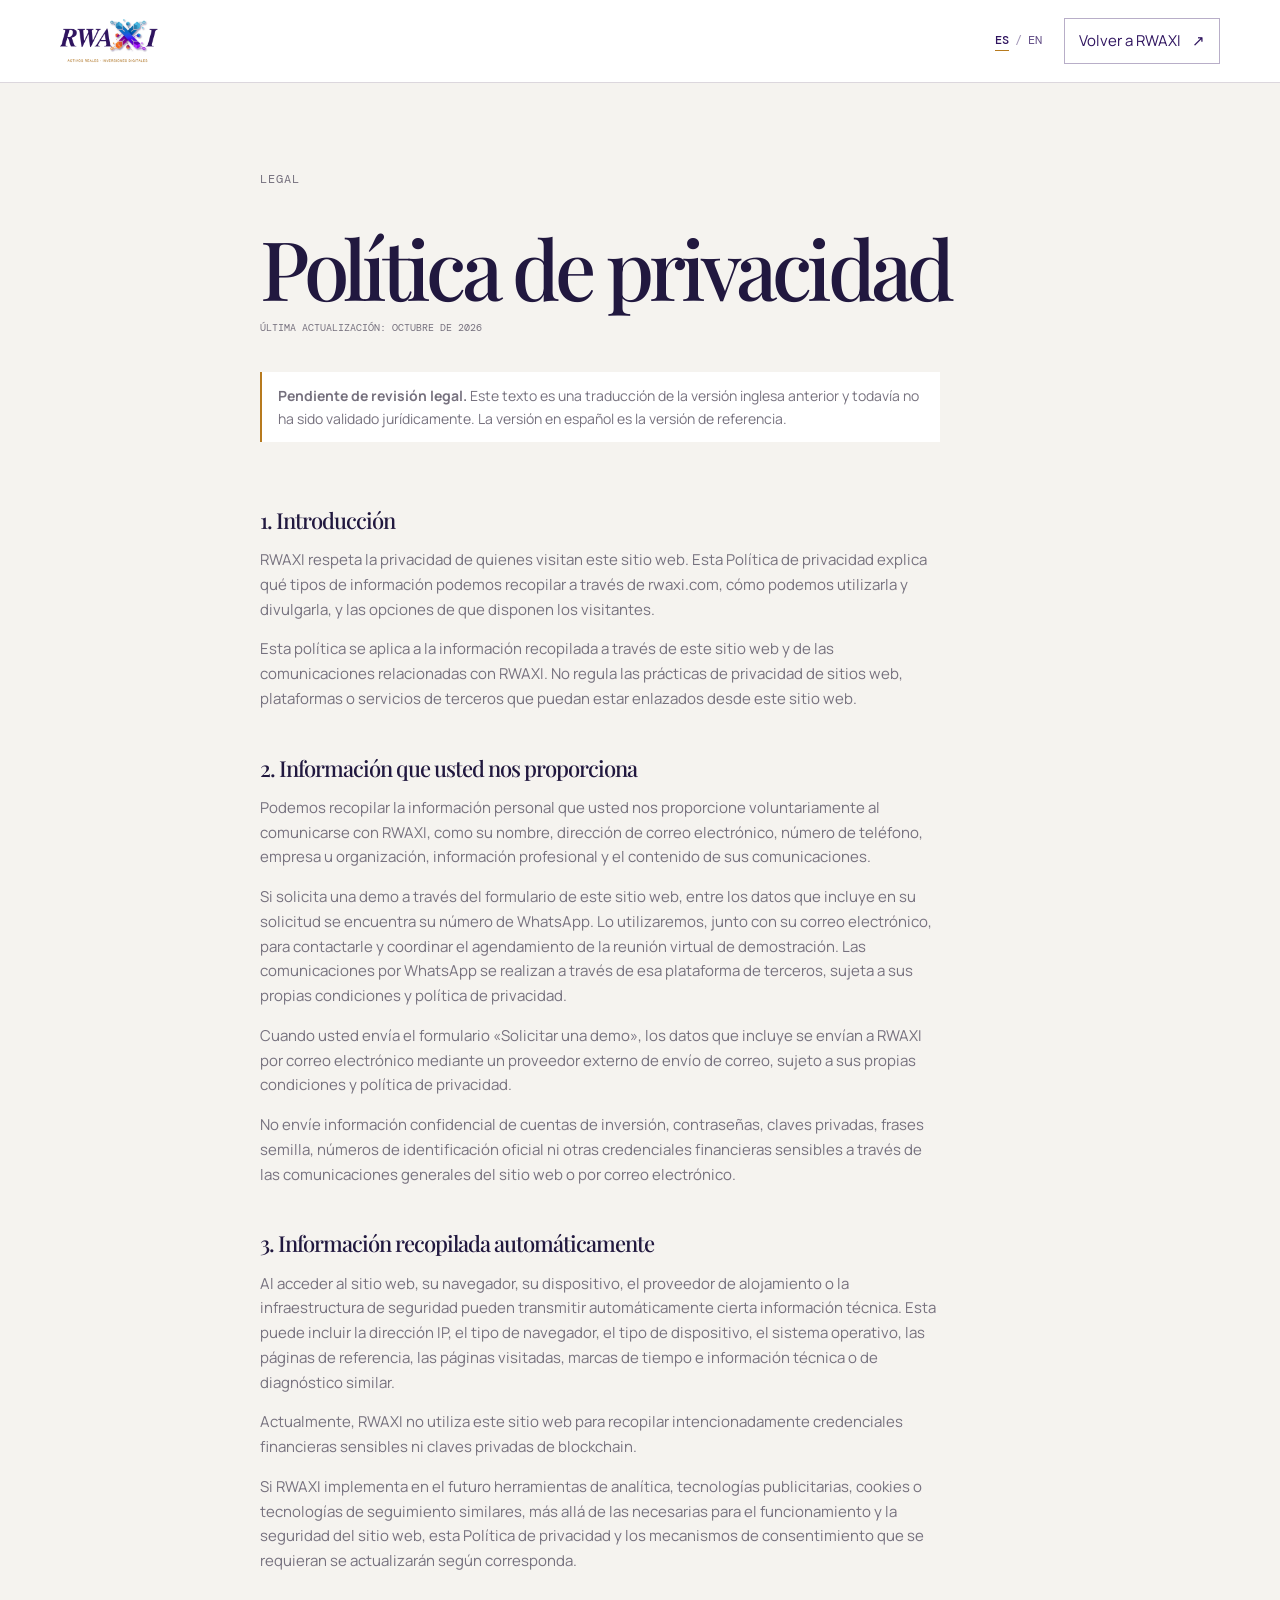
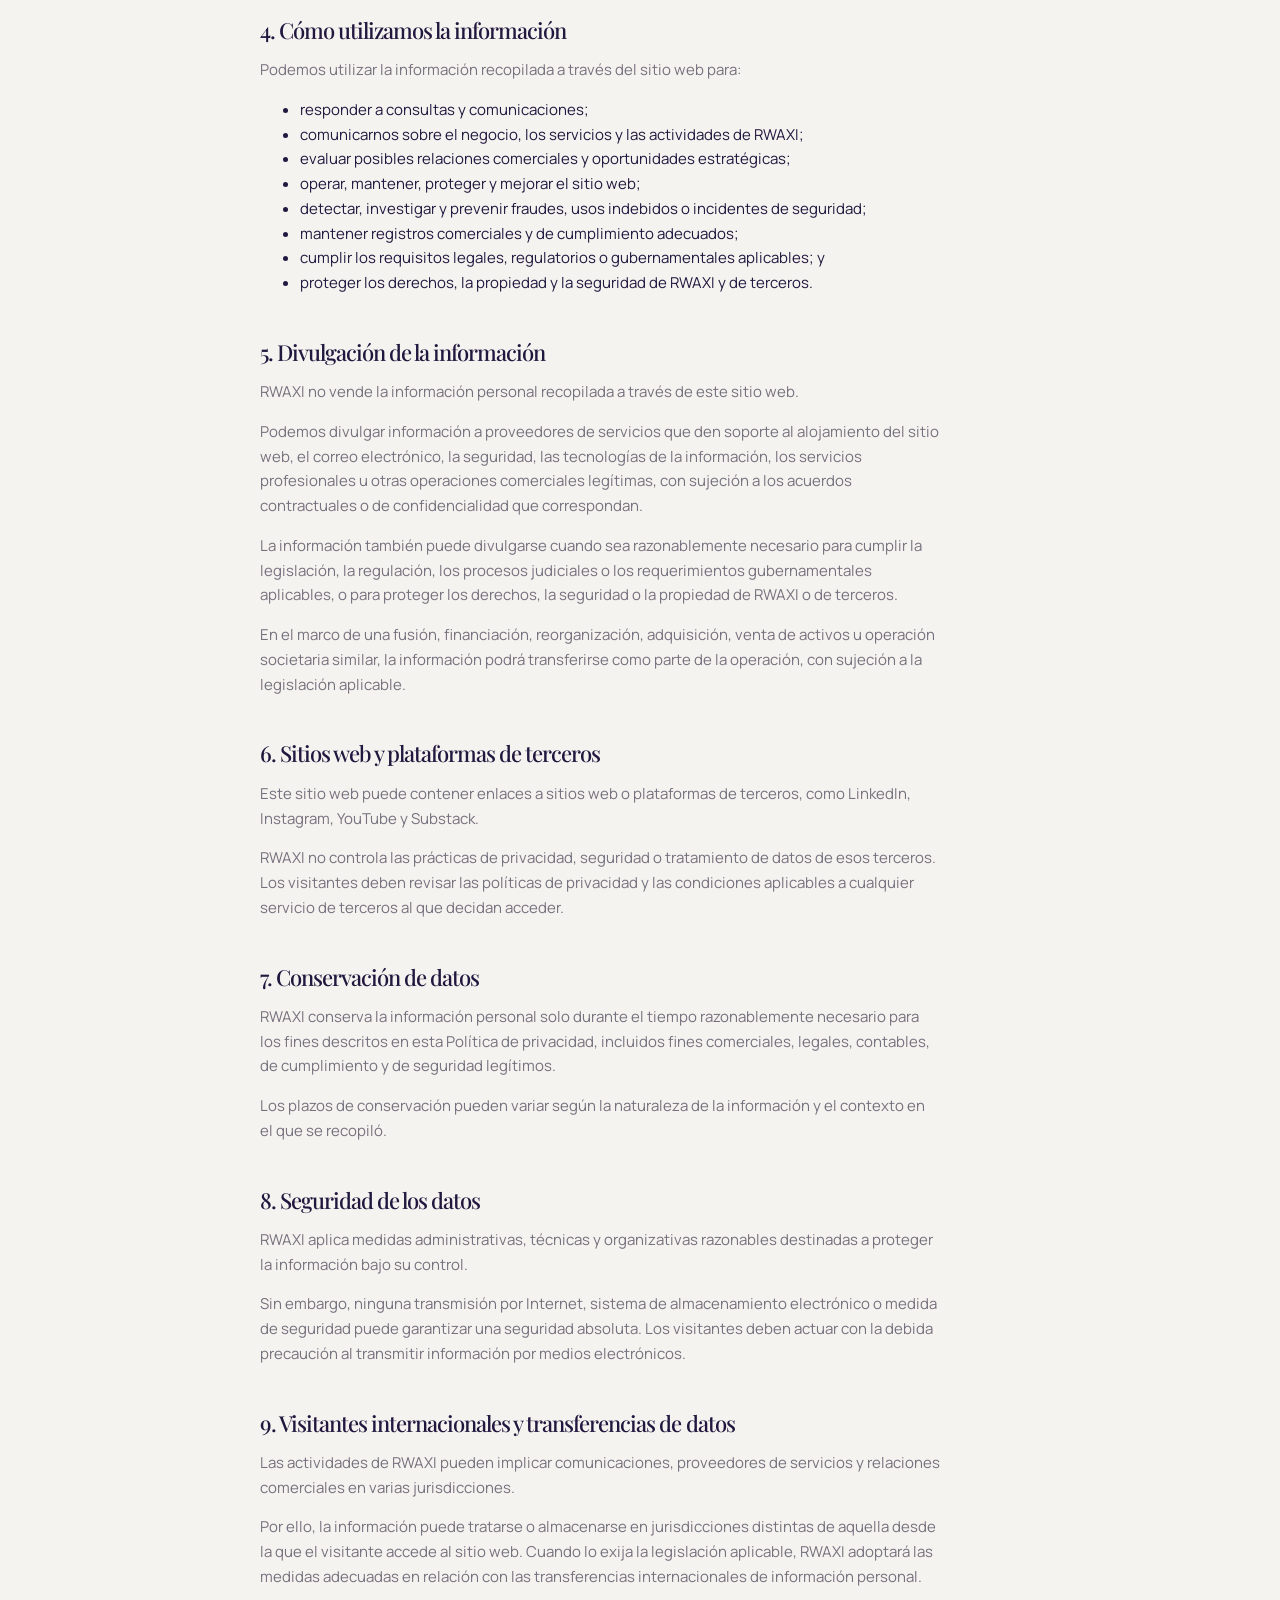
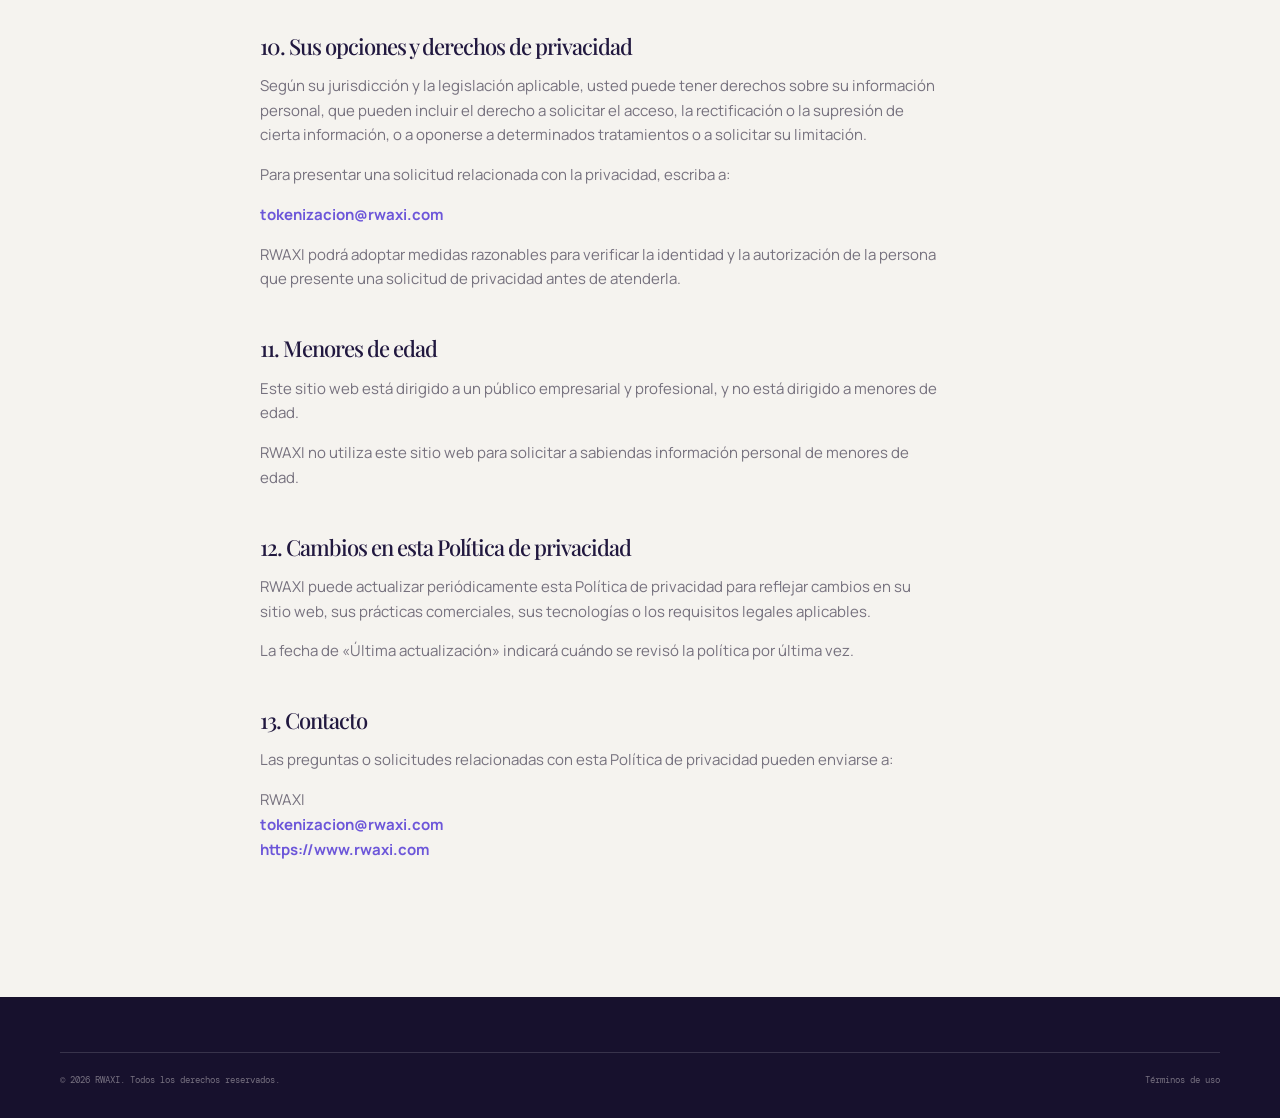
<file: privacy.html>
<!doctype html>
<html lang="es">
<head><meta charset="utf-8"><meta name="viewport" content="width=device-width, initial-scale=1"><title>Política de privacidad | RWAXI</title><meta name="description" content="Política de privacidad de RWAXI."><link rel="canonical" href="https://rwaxi.com/privacy"><link rel="alternate" hreflang="es" href="https://rwaxi.com/privacy"><link rel="alternate" hreflang="en" href="https://rwaxi.com/en/privacy"><link rel="alternate" hreflang="x-default" href="https://rwaxi.com/privacy"><link rel="icon" href="assets/Logo%20RWAXI/favicon.svg" type="image/svg+xml"><link rel="preconnect" href="https://fonts.googleapis.com"><link rel="preconnect" href="https://fonts.gstatic.com" crossorigin><link href="https://fonts.googleapis.com/css2?family=DM+Mono:wght@400;500&family=Manrope:wght@400;500;600;700;800&family=Playfair+Display:ital,wght@0,500;0,600;1,500;1,600&display=swap" rel="stylesheet"><link rel="stylesheet" href="styles.css"></head>
<body class="legal-page"><a class="skip-link" href="#main-content">Saltar al contenido</a><header class="site-header scrolled"><div class="container header-inner"><a class="wordmark" href="index.html" aria-label="RWAXI, inicio"><img src="assets/Logo%20RWAXI/RWAXI_Logo_Principal_Transparente.png" alt="RWAXI"></a><div class="legal-nav"><div class="lang-switch"><span aria-current="true">ES</span><span class="lang-divider" aria-hidden="true">/</span><a href="en/privacy.html" hreflang="en" lang="en">EN<span class="sr-only"> – English version</span></a></div><a class="nav-cta" href="index.html">Volver a RWAXI <span aria-hidden="true">↗</span></a></div></div></header>
<main class="legal-main" id="main-content"><div class="container legal-content"><p class="section-kicker">Legal</p><h1>Política de privacidad</h1><p class="legal-date">Última actualización: octubre de 2026</p><p class="legal-review"><strong>Pendiente de revisión legal.</strong> Este texto es una traducción de la versión inglesa anterior y todavía no ha sido validado jurídicamente. La versión en español es la versión de referencia.</p>
<h2>1. Introducción</h2><p>RWAXI respeta la privacidad de quienes visitan este sitio web. Esta Política de privacidad explica qué tipos de información podemos recopilar a través de rwaxi.com, cómo podemos utilizarla y divulgarla, y las opciones de que disponen los visitantes.</p><p>Esta política se aplica a la información recopilada a través de este sitio web y de las comunicaciones relacionadas con RWAXI. No regula las prácticas de privacidad de sitios web, plataformas o servicios de terceros que puedan estar enlazados desde este sitio web.</p>
<h2>2. Información que usted nos proporciona</h2><p>Podemos recopilar la información personal que usted nos proporcione voluntariamente al comunicarse con RWAXI, como su nombre, dirección de correo electrónico, número de teléfono, empresa u organización, información profesional y el contenido de sus comunicaciones.</p><p>Si solicita una demo a través del formulario de este sitio web, entre los datos que incluye en su solicitud se encuentra su número de WhatsApp. Lo utilizaremos, junto con su correo electrónico, para contactarle y coordinar el agendamiento de la reunión virtual de demostración. Las comunicaciones por WhatsApp se realizan a través de esa plataforma de terceros, sujeta a sus propias condiciones y política de privacidad.</p><p>Cuando usted envía el formulario «Solicitar una demo», los datos que incluye se envían a RWAXI por correo electrónico mediante un proveedor externo de envío de correo, sujeto a sus propias condiciones y política de privacidad.</p><p>No envíe información confidencial de cuentas de inversión, contraseñas, claves privadas, frases semilla, números de identificación oficial ni otras credenciales financieras sensibles a través de las comunicaciones generales del sitio web o por correo electrónico.</p>
<h2>3. Información recopilada automáticamente</h2><p>Al acceder al sitio web, su navegador, su dispositivo, el proveedor de alojamiento o la infraestructura de seguridad pueden transmitir automáticamente cierta información técnica. Esta puede incluir la dirección IP, el tipo de navegador, el tipo de dispositivo, el sistema operativo, las páginas de referencia, las páginas visitadas, marcas de tiempo e información técnica o de diagnóstico similar.</p><p>Actualmente, RWAXI no utiliza este sitio web para recopilar intencionadamente credenciales financieras sensibles ni claves privadas de blockchain.</p><p>Si RWAXI implementa en el futuro herramientas de analítica, tecnologías publicitarias, cookies o tecnologías de seguimiento similares, más allá de las necesarias para el funcionamiento y la seguridad del sitio web, esta Política de privacidad y los mecanismos de consentimiento que se requieran se actualizarán según corresponda.</p>
<h2>4. Cómo utilizamos la información</h2><p>Podemos utilizar la información recopilada a través del sitio web para:</p><ul><li>responder a consultas y comunicaciones;</li><li>comunicarnos sobre el negocio, los servicios y las actividades de RWAXI;</li><li>evaluar posibles relaciones comerciales y oportunidades estratégicas;</li><li>operar, mantener, proteger y mejorar el sitio web;</li><li>detectar, investigar y prevenir fraudes, usos indebidos o incidentes de seguridad;</li><li>mantener registros comerciales y de cumplimiento adecuados;</li><li>cumplir los requisitos legales, regulatorios o gubernamentales aplicables; y</li><li>proteger los derechos, la propiedad y la seguridad de RWAXI y de terceros.</li></ul>
<h2>5. Divulgación de la información</h2><p>RWAXI no vende la información personal recopilada a través de este sitio web.</p><p>Podemos divulgar información a proveedores de servicios que den soporte al alojamiento del sitio web, el correo electrónico, la seguridad, las tecnologías de la información, los servicios profesionales u otras operaciones comerciales legítimas, con sujeción a los acuerdos contractuales o de confidencialidad que correspondan.</p><p>La información también puede divulgarse cuando sea razonablemente necesario para cumplir la legislación, la regulación, los procesos judiciales o los requerimientos gubernamentales aplicables, o para proteger los derechos, la seguridad o la propiedad de RWAXI o de terceros.</p><p>En el marco de una fusión, financiación, reorganización, adquisición, venta de activos u operación societaria similar, la información podrá transferirse como parte de la operación, con sujeción a la legislación aplicable.</p>
<h2>6. Sitios web y plataformas de terceros</h2><p>Este sitio web puede contener enlaces a sitios web o plataformas de terceros, como LinkedIn, Instagram, YouTube y Substack.</p><p>RWAXI no controla las prácticas de privacidad, seguridad o tratamiento de datos de esos terceros. Los visitantes deben revisar las políticas de privacidad y las condiciones aplicables a cualquier servicio de terceros al que decidan acceder.</p>
<h2>7. Conservación de datos</h2><p>RWAXI conserva la información personal solo durante el tiempo razonablemente necesario para los fines descritos en esta Política de privacidad, incluidos fines comerciales, legales, contables, de cumplimiento y de seguridad legítimos.</p><p>Los plazos de conservación pueden variar según la naturaleza de la información y el contexto en el que se recopiló.</p>
<h2>8. Seguridad de los datos</h2><p>RWAXI aplica medidas administrativas, técnicas y organizativas razonables destinadas a proteger la información bajo su control.</p><p>Sin embargo, ninguna transmisión por Internet, sistema de almacenamiento electrónico o medida de seguridad puede garantizar una seguridad absoluta. Los visitantes deben actuar con la debida precaución al transmitir información por medios electrónicos.</p>
<h2>9. Visitantes internacionales y transferencias de datos</h2><p>Las actividades de RWAXI pueden implicar comunicaciones, proveedores de servicios y relaciones comerciales en varias jurisdicciones.</p><p>Por ello, la información puede tratarse o almacenarse en jurisdicciones distintas de aquella desde la que el visitante accede al sitio web. Cuando lo exija la legislación aplicable, RWAXI adoptará las medidas adecuadas en relación con las transferencias internacionales de información personal.</p>
<h2>10. Sus opciones y derechos de privacidad</h2><p>Según su jurisdicción y la legislación aplicable, usted puede tener derechos sobre su información personal, que pueden incluir el derecho a solicitar el acceso, la rectificación o la supresión de cierta información, o a oponerse a determinados tratamientos o a solicitar su limitación.</p><p>Para presentar una solicitud relacionada con la privacidad, escriba a:</p><p><a href="mailto:tokenizacion@rwaxi.com">tokenizacion@rwaxi.com</a></p><p>RWAXI podrá adoptar medidas razonables para verificar la identidad y la autorización de la persona que presente una solicitud de privacidad antes de atenderla.</p>
<h2>11. Menores de edad</h2><p>Este sitio web está dirigido a un público empresarial y profesional, y no está dirigido a menores de edad.</p><p>RWAXI no utiliza este sitio web para solicitar a sabiendas información personal de menores de edad.</p>
<h2>12. Cambios en esta Política de privacidad</h2><p>RWAXI puede actualizar periódicamente esta Política de privacidad para reflejar cambios en su sitio web, sus prácticas comerciales, sus tecnologías o los requisitos legales aplicables.</p><p>La fecha de «Última actualización» indicará cuándo se revisó la política por última vez.</p>
<h2>13. Contacto</h2><p>Las preguntas o solicitudes relacionadas con esta Política de privacidad pueden enviarse a:</p><p>RWAXI<br><a href="mailto:tokenizacion@rwaxi.com">tokenizacion@rwaxi.com</a><br><a href="https://www.rwaxi.com">https://www.rwaxi.com</a></p>
</div></main><footer class="site-footer"><div class="container"><div class="footer-bottom"><span>© 2026 RWAXI. Todos los derechos reservados.</span><a href="terms.html">Términos de uso</a></div></div></footer></body></html>
</file>
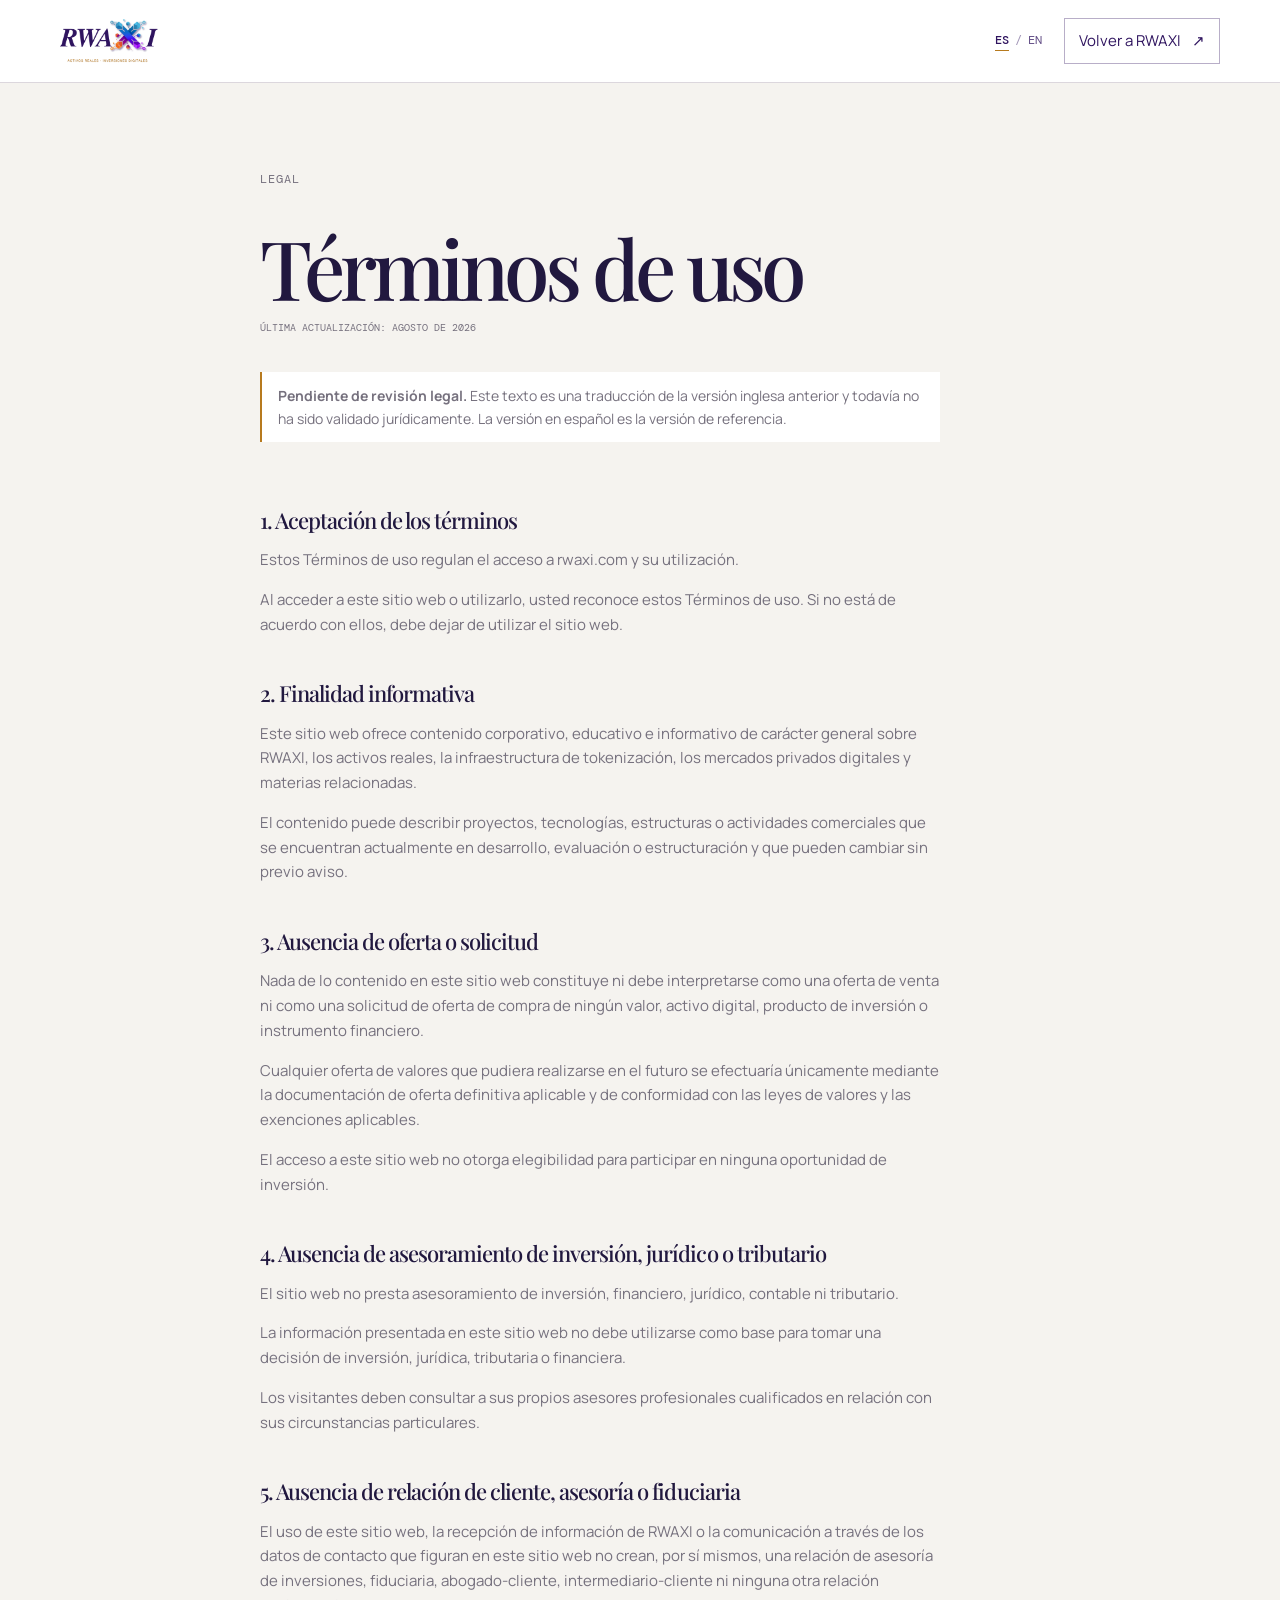
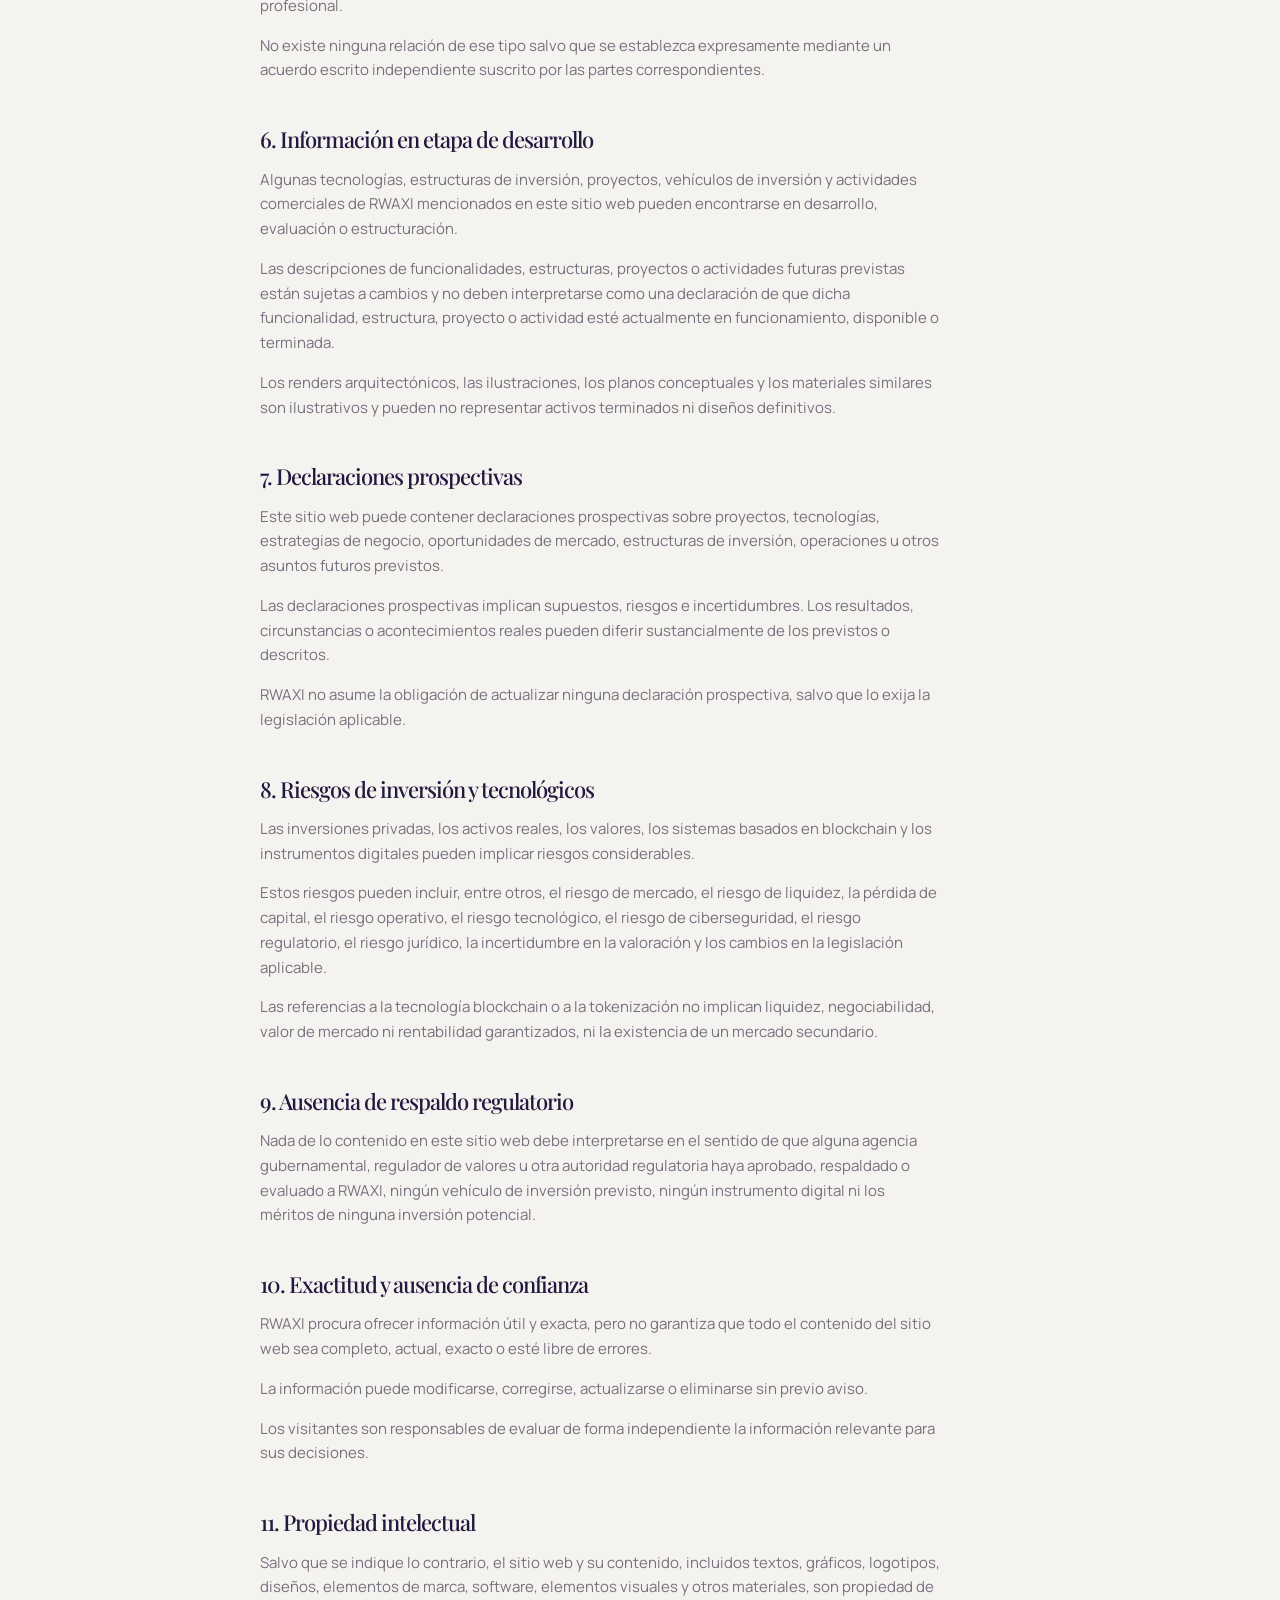
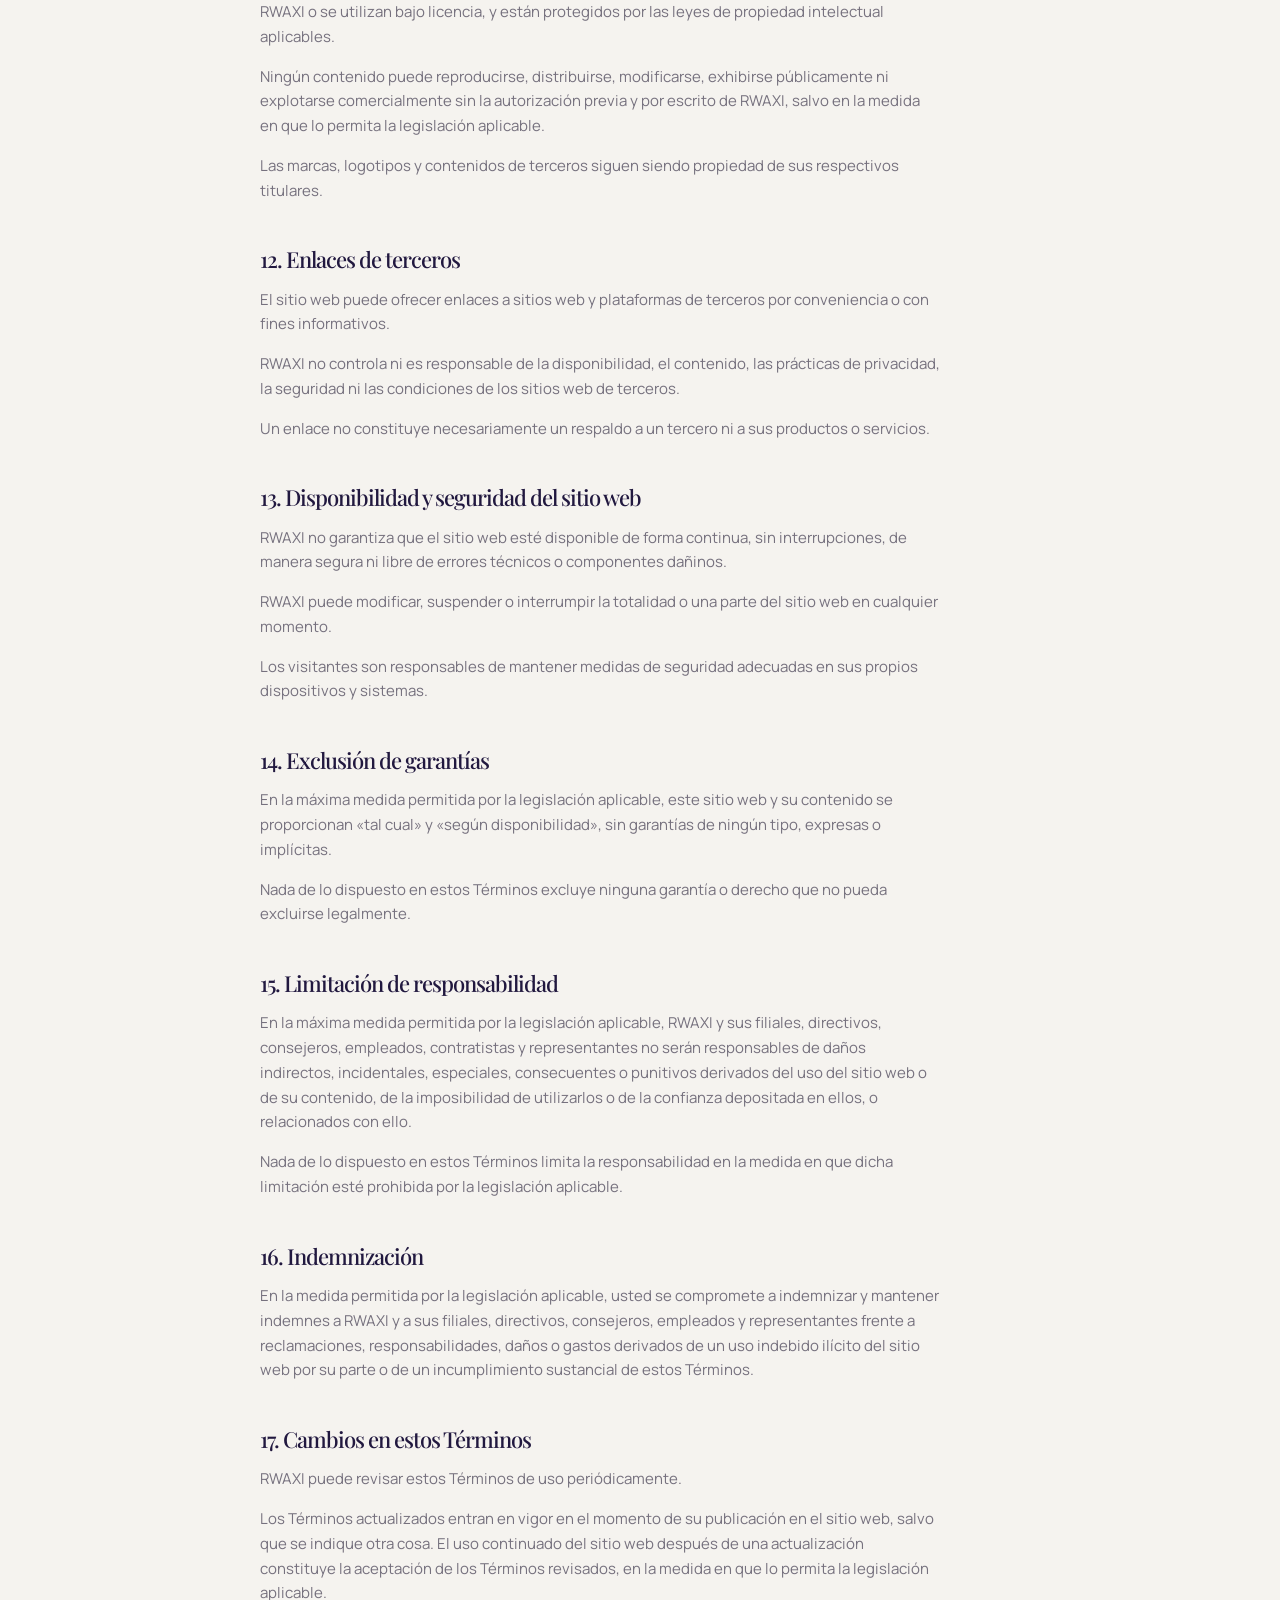
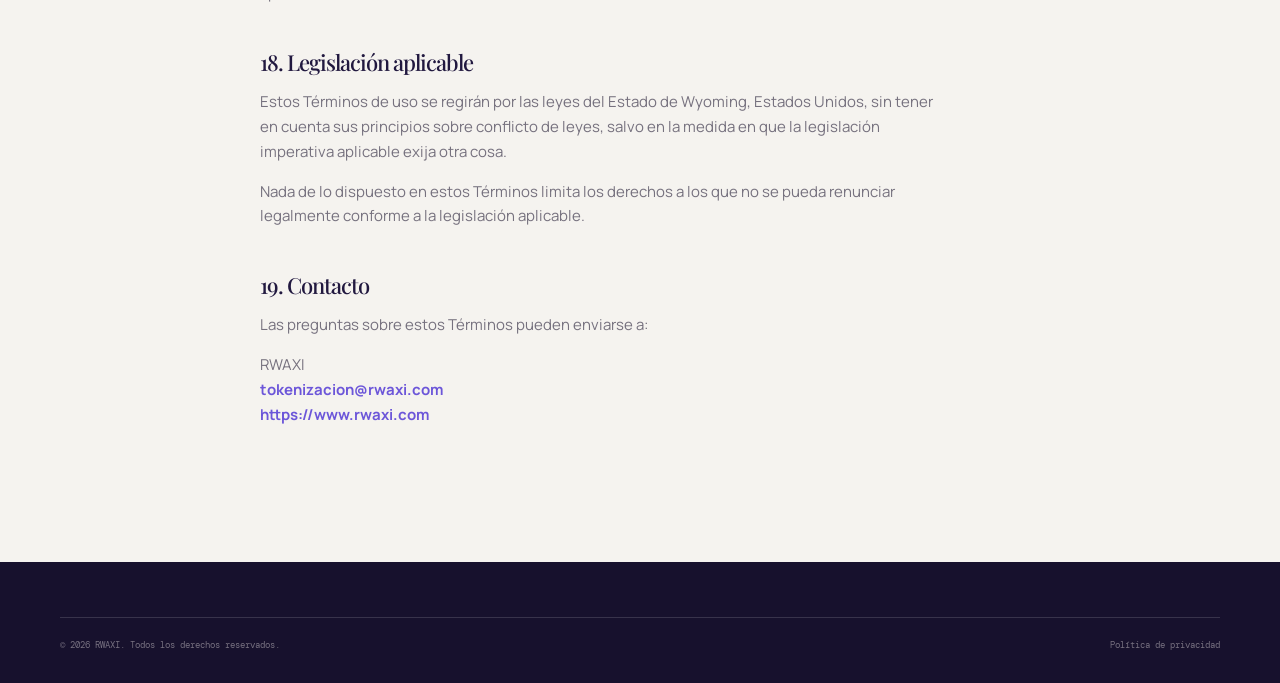
<file: terms.html>
<!doctype html>
<html lang="es">
<head><meta charset="utf-8"><meta name="viewport" content="width=device-width, initial-scale=1"><title>Términos de uso | RWAXI</title><meta name="description" content="Términos de uso de RWAXI."><link rel="canonical" href="https://rwaxi.com/terms"><link rel="alternate" hreflang="es" href="https://rwaxi.com/terms"><link rel="alternate" hreflang="en" href="https://rwaxi.com/en/terms"><link rel="alternate" hreflang="x-default" href="https://rwaxi.com/terms"><link rel="icon" href="assets/Logo%20RWAXI/favicon.svg" type="image/svg+xml"><link rel="preconnect" href="https://fonts.googleapis.com"><link rel="preconnect" href="https://fonts.gstatic.com" crossorigin><link href="https://fonts.googleapis.com/css2?family=DM+Mono:wght@400;500&family=Manrope:wght@400;500;600;700;800&family=Playfair+Display:ital,wght@0,500;0,600;1,500;1,600&display=swap" rel="stylesheet"><link rel="stylesheet" href="styles.css"></head>
<body class="legal-page"><a class="skip-link" href="#main-content">Saltar al contenido</a><header class="site-header scrolled"><div class="container header-inner"><a class="wordmark" href="index.html" aria-label="RWAXI, inicio"><img src="assets/Logo%20RWAXI/RWAXI_Logo_Principal_Transparente.png" alt="RWAXI"></a><div class="legal-nav"><div class="lang-switch"><span aria-current="true">ES</span><span class="lang-divider" aria-hidden="true">/</span><a href="en/terms.html" hreflang="en" lang="en">EN<span class="sr-only"> – English version</span></a></div><a class="nav-cta" href="index.html">Volver a RWAXI <span aria-hidden="true">↗</span></a></div></div></header>
<main class="legal-main" id="main-content"><div class="container legal-content"><p class="section-kicker">Legal</p><h1>Términos de uso</h1><p class="legal-date">Última actualización: agosto de 2026</p><p class="legal-review"><strong>Pendiente de revisión legal.</strong> Este texto es una traducción de la versión inglesa anterior y todavía no ha sido validado jurídicamente. La versión en español es la versión de referencia.</p>
<h2>1. Aceptación de los términos</h2><p>Estos Términos de uso regulan el acceso a rwaxi.com y su utilización.</p><p>Al acceder a este sitio web o utilizarlo, usted reconoce estos Términos de uso. Si no está de acuerdo con ellos, debe dejar de utilizar el sitio web.</p>
<h2>2. Finalidad informativa</h2><p>Este sitio web ofrece contenido corporativo, educativo e informativo de carácter general sobre RWAXI, los activos reales, la infraestructura de tokenización, los mercados privados digitales y materias relacionadas.</p><p>El contenido puede describir proyectos, tecnologías, estructuras o actividades comerciales que se encuentran actualmente en desarrollo, evaluación o estructuración y que pueden cambiar sin previo aviso.</p>
<h2>3. Ausencia de oferta o solicitud</h2><p>Nada de lo contenido en este sitio web constituye ni debe interpretarse como una oferta de venta ni como una solicitud de oferta de compra de ningún valor, activo digital, producto de inversión o instrumento financiero.</p><p>Cualquier oferta de valores que pudiera realizarse en el futuro se efectuaría únicamente mediante la documentación de oferta definitiva aplicable y de conformidad con las leyes de valores y las exenciones aplicables.</p><p>El acceso a este sitio web no otorga elegibilidad para participar en ninguna oportunidad de inversión.</p>
<h2>4. Ausencia de asesoramiento de inversión, jurídico o tributario</h2><p>El sitio web no presta asesoramiento de inversión, financiero, jurídico, contable ni tributario.</p><p>La información presentada en este sitio web no debe utilizarse como base para tomar una decisión de inversión, jurídica, tributaria o financiera.</p><p>Los visitantes deben consultar a sus propios asesores profesionales cualificados en relación con sus circunstancias particulares.</p>
<h2>5. Ausencia de relación de cliente, asesoría o fiduciaria</h2><p>El uso de este sitio web, la recepción de información de RWAXI o la comunicación a través de los datos de contacto que figuran en este sitio web no crean, por sí mismos, una relación de asesoría de inversiones, fiduciaria, abogado-cliente, intermediario-cliente ni ninguna otra relación profesional.</p><p>No existe ninguna relación de ese tipo salvo que se establezca expresamente mediante un acuerdo escrito independiente suscrito por las partes correspondientes.</p>
<h2>6. Información en etapa de desarrollo</h2><p>Algunas tecnologías, estructuras de inversión, proyectos, vehículos de inversión y actividades comerciales de RWAXI mencionados en este sitio web pueden encontrarse en desarrollo, evaluación o estructuración.</p><p>Las descripciones de funcionalidades, estructuras, proyectos o actividades futuras previstas están sujetas a cambios y no deben interpretarse como una declaración de que dicha funcionalidad, estructura, proyecto o actividad esté actualmente en funcionamiento, disponible o terminada.</p><p>Los renders arquitectónicos, las ilustraciones, los planos conceptuales y los materiales similares son ilustrativos y pueden no representar activos terminados ni diseños definitivos.</p>
<h2>7. Declaraciones prospectivas</h2><p>Este sitio web puede contener declaraciones prospectivas sobre proyectos, tecnologías, estrategias de negocio, oportunidades de mercado, estructuras de inversión, operaciones u otros asuntos futuros previstos.</p><p>Las declaraciones prospectivas implican supuestos, riesgos e incertidumbres. Los resultados, circunstancias o acontecimientos reales pueden diferir sustancialmente de los previstos o descritos.</p><p>RWAXI no asume la obligación de actualizar ninguna declaración prospectiva, salvo que lo exija la legislación aplicable.</p>
<h2>8. Riesgos de inversión y tecnológicos</h2><p>Las inversiones privadas, los activos reales, los valores, los sistemas basados en blockchain y los instrumentos digitales pueden implicar riesgos considerables.</p><p>Estos riesgos pueden incluir, entre otros, el riesgo de mercado, el riesgo de liquidez, la pérdida de capital, el riesgo operativo, el riesgo tecnológico, el riesgo de ciberseguridad, el riesgo regulatorio, el riesgo jurídico, la incertidumbre en la valoración y los cambios en la legislación aplicable.</p><p>Las referencias a la tecnología blockchain o a la tokenización no implican liquidez, negociabilidad, valor de mercado ni rentabilidad garantizados, ni la existencia de un mercado secundario.</p>
<h2>9. Ausencia de respaldo regulatorio</h2><p>Nada de lo contenido en este sitio web debe interpretarse en el sentido de que alguna agencia gubernamental, regulador de valores u otra autoridad regulatoria haya aprobado, respaldado o evaluado a RWAXI, ningún vehículo de inversión previsto, ningún instrumento digital ni los méritos de ninguna inversión potencial.</p>
<h2>10. Exactitud y ausencia de confianza</h2><p>RWAXI procura ofrecer información útil y exacta, pero no garantiza que todo el contenido del sitio web sea completo, actual, exacto o esté libre de errores.</p><p>La información puede modificarse, corregirse, actualizarse o eliminarse sin previo aviso.</p><p>Los visitantes son responsables de evaluar de forma independiente la información relevante para sus decisiones.</p>
<h2>11. Propiedad intelectual</h2><p>Salvo que se indique lo contrario, el sitio web y su contenido, incluidos textos, gráficos, logotipos, diseños, elementos de marca, software, elementos visuales y otros materiales, son propiedad de RWAXI o se utilizan bajo licencia, y están protegidos por las leyes de propiedad intelectual aplicables.</p><p>Ningún contenido puede reproducirse, distribuirse, modificarse, exhibirse públicamente ni explotarse comercialmente sin la autorización previa y por escrito de RWAXI, salvo en la medida en que lo permita la legislación aplicable.</p><p>Las marcas, logotipos y contenidos de terceros siguen siendo propiedad de sus respectivos titulares.</p>
<h2>12. Enlaces de terceros</h2><p>El sitio web puede ofrecer enlaces a sitios web y plataformas de terceros por conveniencia o con fines informativos.</p><p>RWAXI no controla ni es responsable de la disponibilidad, el contenido, las prácticas de privacidad, la seguridad ni las condiciones de los sitios web de terceros.</p><p>Un enlace no constituye necesariamente un respaldo a un tercero ni a sus productos o servicios.</p>
<h2>13. Disponibilidad y seguridad del sitio web</h2><p>RWAXI no garantiza que el sitio web esté disponible de forma continua, sin interrupciones, de manera segura ni libre de errores técnicos o componentes dañinos.</p><p>RWAXI puede modificar, suspender o interrumpir la totalidad o una parte del sitio web en cualquier momento.</p><p>Los visitantes son responsables de mantener medidas de seguridad adecuadas en sus propios dispositivos y sistemas.</p>
<h2>14. Exclusión de garantías</h2><p>En la máxima medida permitida por la legislación aplicable, este sitio web y su contenido se proporcionan «tal cual» y «según disponibilidad», sin garantías de ningún tipo, expresas o implícitas.</p><p>Nada de lo dispuesto en estos Términos excluye ninguna garantía o derecho que no pueda excluirse legalmente.</p>
<h2>15. Limitación de responsabilidad</h2><p>En la máxima medida permitida por la legislación aplicable, RWAXI y sus filiales, directivos, consejeros, empleados, contratistas y representantes no serán responsables de daños indirectos, incidentales, especiales, consecuentes o punitivos derivados del uso del sitio web o de su contenido, de la imposibilidad de utilizarlos o de la confianza depositada en ellos, o relacionados con ello.</p><p>Nada de lo dispuesto en estos Términos limita la responsabilidad en la medida en que dicha limitación esté prohibida por la legislación aplicable.</p>
<h2>16. Indemnización</h2><p>En la medida permitida por la legislación aplicable, usted se compromete a indemnizar y mantener indemnes a RWAXI y a sus filiales, directivos, consejeros, empleados y representantes frente a reclamaciones, responsabilidades, daños o gastos derivados de un uso indebido ilícito del sitio web por su parte o de un incumplimiento sustancial de estos Términos.</p>
<h2>17. Cambios en estos Términos</h2><p>RWAXI puede revisar estos Términos de uso periódicamente.</p><p>Los Términos actualizados entran en vigor en el momento de su publicación en el sitio web, salvo que se indique otra cosa. El uso continuado del sitio web después de una actualización constituye la aceptación de los Términos revisados, en la medida en que lo permita la legislación aplicable.</p>
<h2>18. Legislación aplicable</h2><p>Estos Términos de uso se regirán por las leyes del Estado de Wyoming, Estados Unidos, sin tener en cuenta sus principios sobre conflicto de leyes, salvo en la medida en que la legislación imperativa aplicable exija otra cosa.</p><p>Nada de lo dispuesto en estos Términos limita los derechos a los que no se pueda renunciar legalmente conforme a la legislación aplicable.</p>
<h2>19. Contacto</h2><p>Las preguntas sobre estos Términos pueden enviarse a:</p><p>RWAXI<br><a href="mailto:tokenizacion@rwaxi.com">tokenizacion@rwaxi.com</a><br><a href="https://www.rwaxi.com">https://www.rwaxi.com</a></p>
</div></main><footer class="site-footer"><div class="container"><div class="footer-bottom"><span>© 2026 RWAXI. Todos los derechos reservados.</span><a href="privacy.html">Política de privacidad</a></div></div></footer></body></html>
</file>
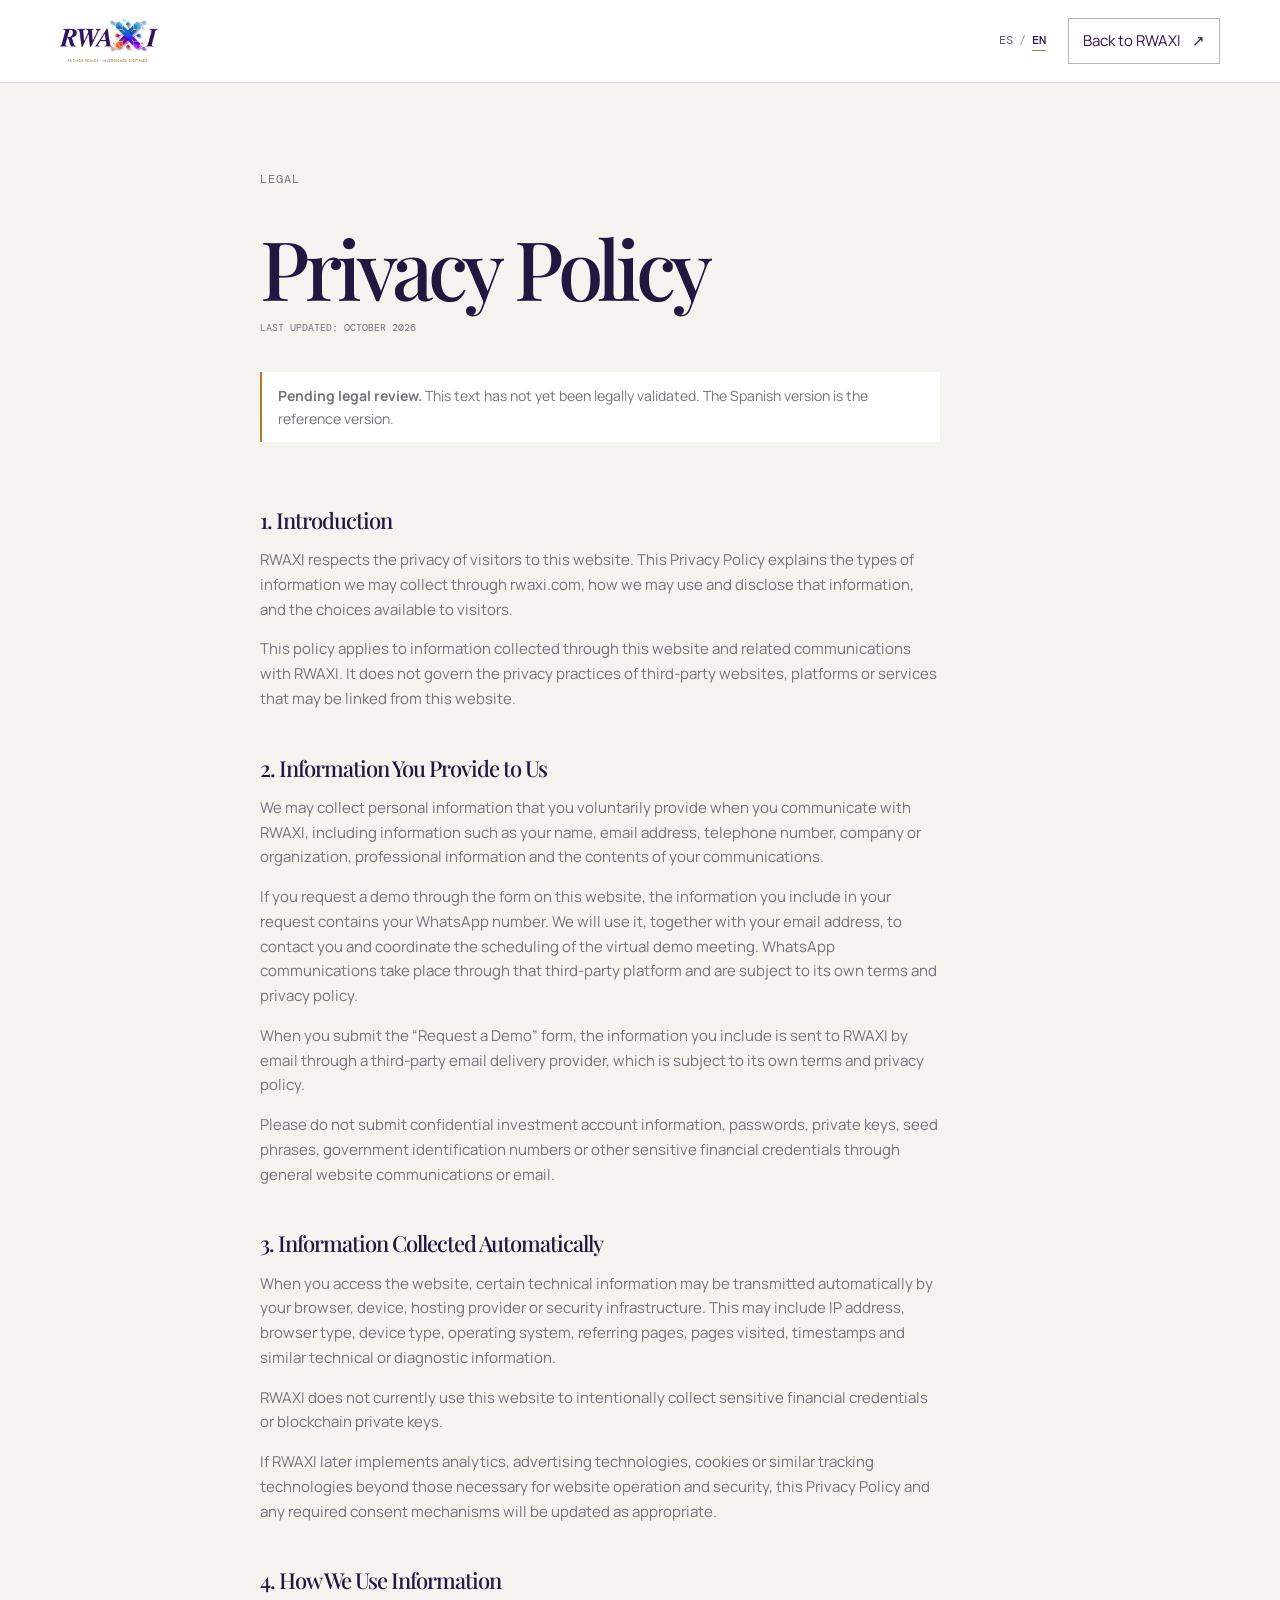
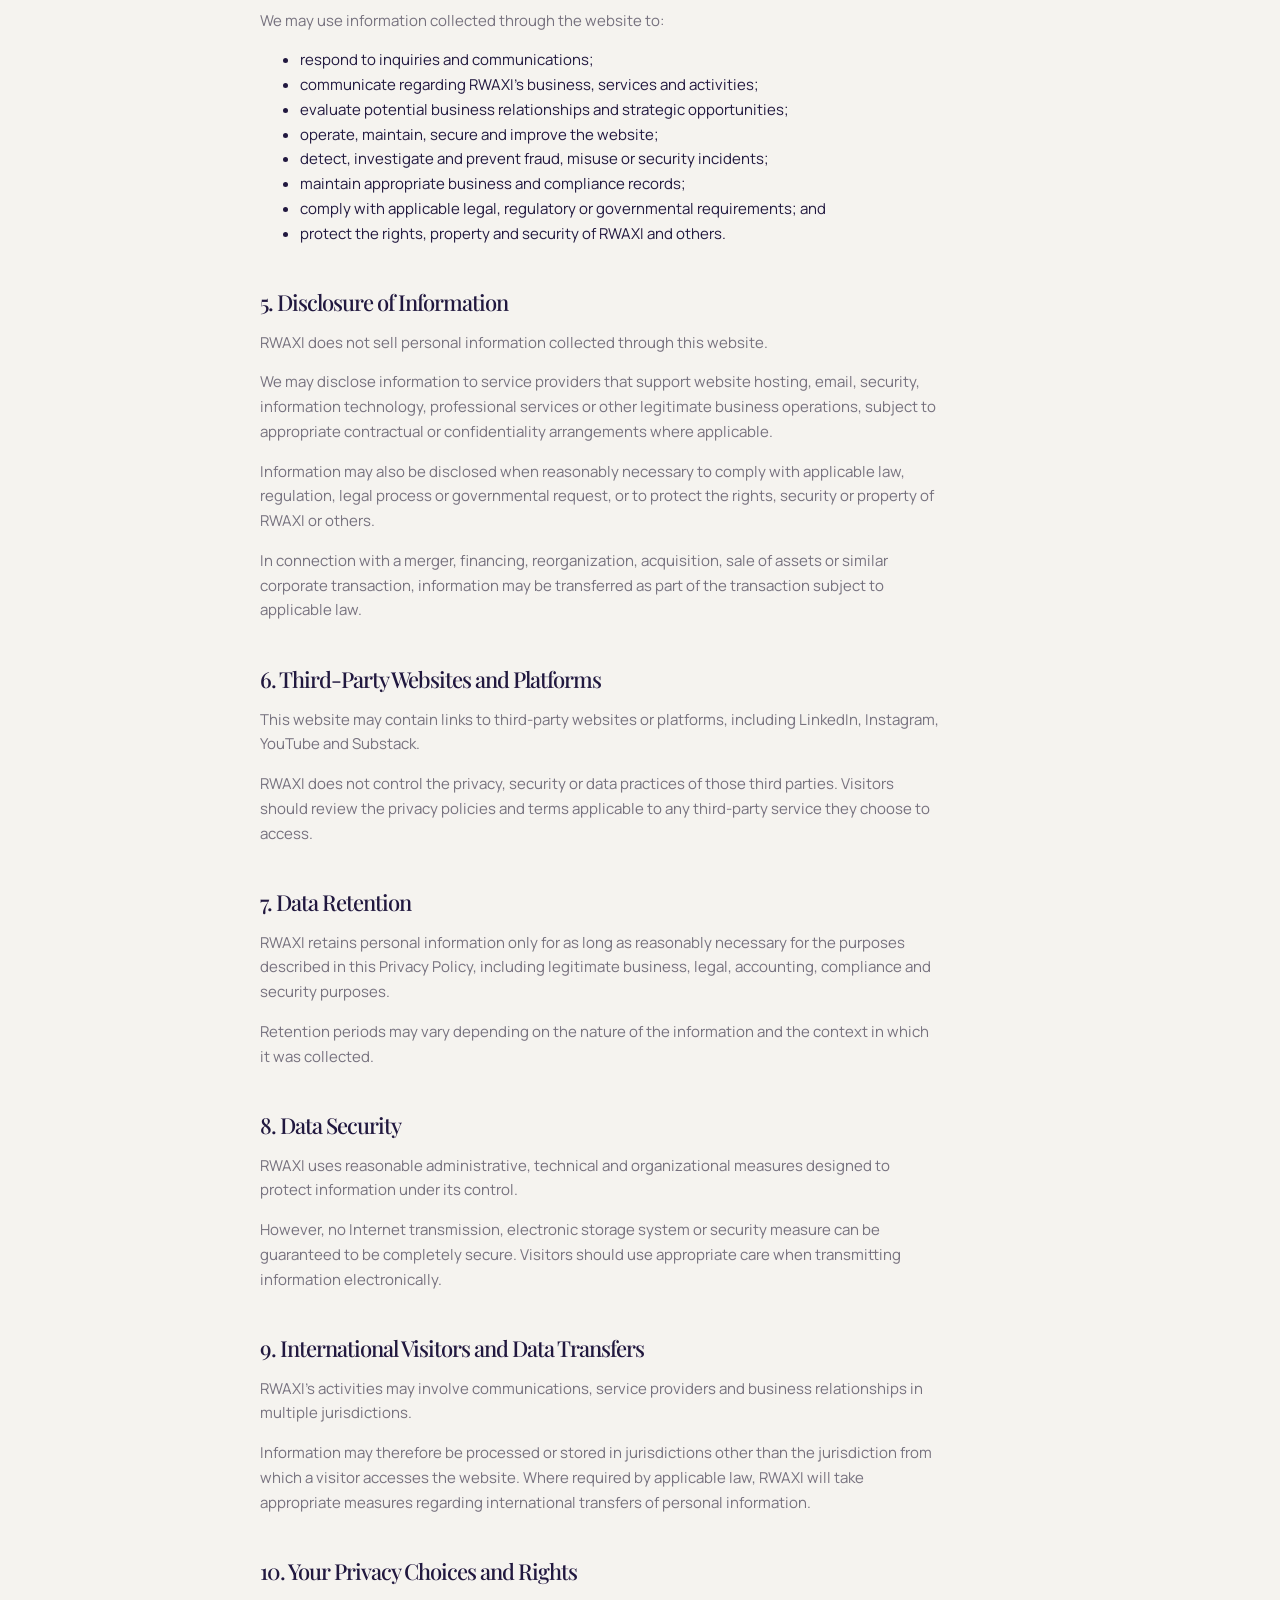
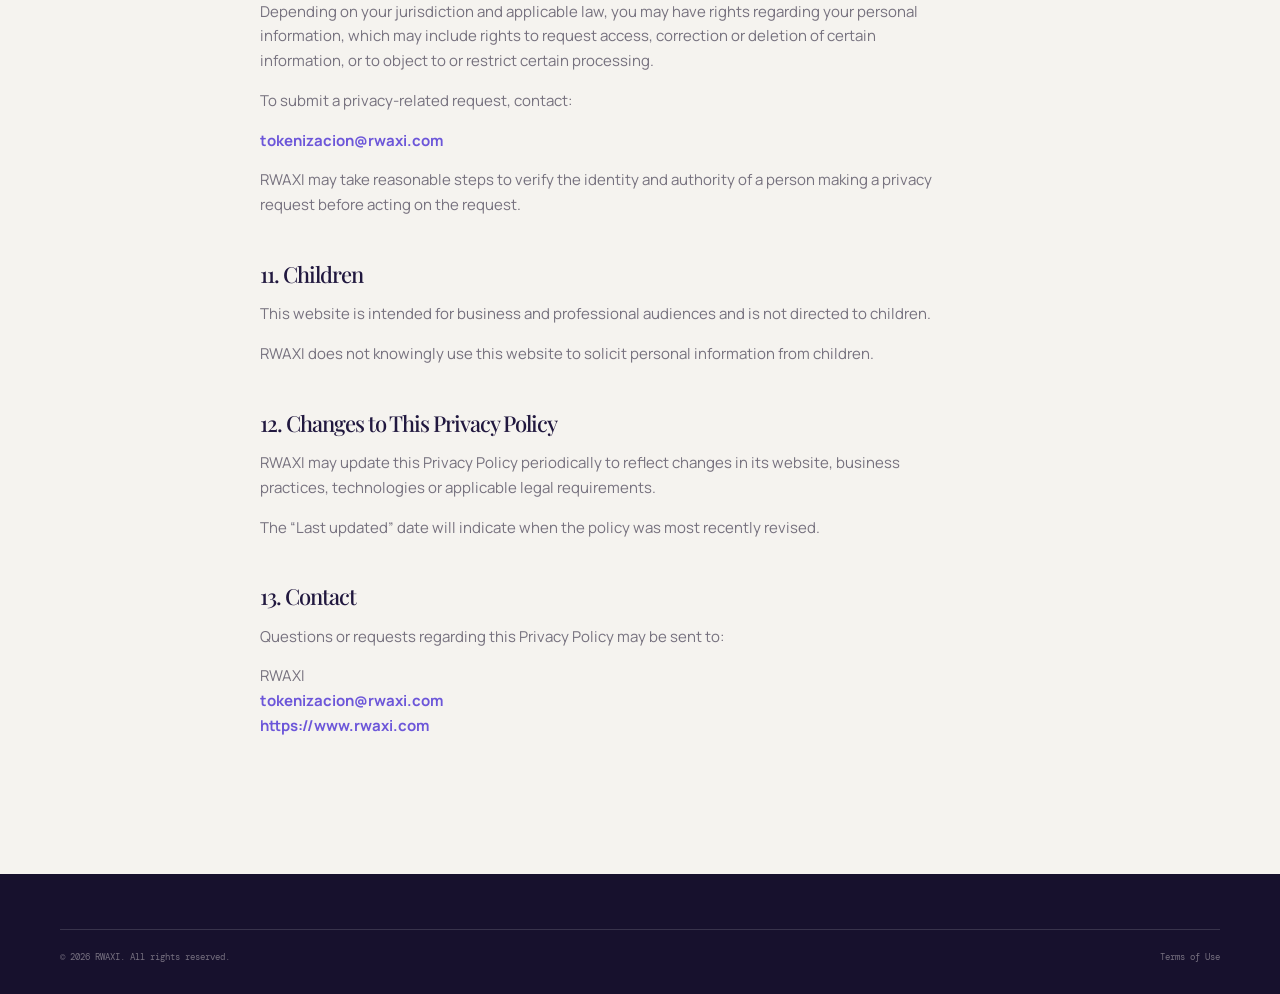
<file: en/privacy.html>
<!doctype html>
<html lang="en">
<head><meta charset="utf-8"><meta name="viewport" content="width=device-width, initial-scale=1"><title>Privacy Policy | RWAXI</title><meta name="description" content="RWAXI privacy policy."><link rel="canonical" href="https://rwaxi.com/en/privacy"><link rel="alternate" hreflang="es" href="https://rwaxi.com/privacy"><link rel="alternate" hreflang="en" href="https://rwaxi.com/en/privacy"><link rel="alternate" hreflang="x-default" href="https://rwaxi.com/privacy"><link rel="icon" href="../assets/Logo%20RWAXI/favicon.svg" type="image/svg+xml"><link rel="preconnect" href="https://fonts.googleapis.com"><link rel="preconnect" href="https://fonts.gstatic.com" crossorigin><link href="https://fonts.googleapis.com/css2?family=DM+Mono:wght@400;500&family=Manrope:wght@400;500;600;700;800&family=Playfair+Display:ital,wght@0,500;0,600;1,500;1,600&display=swap" rel="stylesheet"><link rel="stylesheet" href="../styles.css"></head>
<body class="legal-page"><a class="skip-link" href="#main-content">Skip to content</a><header class="site-header scrolled"><div class="container header-inner"><a class="wordmark" href="index.html" aria-label="RWAXI home"><img src="../assets/Logo%20RWAXI/RWAXI_Logo_Principal_Transparente.png" alt="RWAXI"></a><div class="legal-nav"><div class="lang-switch"><a href="../privacy.html" hreflang="es" lang="es">ES<span class="sr-only"> – versión en español</span></a><span class="lang-divider" aria-hidden="true">/</span><span aria-current="true">EN</span></div><a class="nav-cta" href="index.html">Back to RWAXI <span aria-hidden="true">↗</span></a></div></div></header>
<main class="legal-main" id="main-content"><div class="container legal-content"><p class="section-kicker">Legal</p><h1>Privacy Policy</h1><p class="legal-date">Last updated: October 2026</p><p class="legal-review"><strong>Pending legal review.</strong> This text has not yet been legally validated. The Spanish version is the reference version.</p>
<h2>1. Introduction</h2><p>RWAXI respects the privacy of visitors to this website. This Privacy Policy explains the types of information we may collect through rwaxi.com, how we may use and disclose that information, and the choices available to visitors.</p><p>This policy applies to information collected through this website and related communications with RWAXI. It does not govern the privacy practices of third-party websites, platforms or services that may be linked from this website.</p>
<h2>2. Information You Provide to Us</h2><p>We may collect personal information that you voluntarily provide when you communicate with RWAXI, including information such as your name, email address, telephone number, company or organization, professional information and the contents of your communications.</p><p>If you request a demo through the form on this website, the information you include in your request contains your WhatsApp number. We will use it, together with your email address, to contact you and coordinate the scheduling of the virtual demo meeting. WhatsApp communications take place through that third-party platform and are subject to its own terms and privacy policy.</p><p>When you submit the “Request a Demo” form, the information you include is sent to RWAXI by email through a third-party email delivery provider, which is subject to its own terms and privacy policy.</p><p>Please do not submit confidential investment account information, passwords, private keys, seed phrases, government identification numbers or other sensitive financial credentials through general website communications or email.</p>
<h2>3. Information Collected Automatically</h2><p>When you access the website, certain technical information may be transmitted automatically by your browser, device, hosting provider or security infrastructure. This may include IP address, browser type, device type, operating system, referring pages, pages visited, timestamps and similar technical or diagnostic information.</p><p>RWAXI does not currently use this website to intentionally collect sensitive financial credentials or blockchain private keys.</p><p>If RWAXI later implements analytics, advertising technologies, cookies or similar tracking technologies beyond those necessary for website operation and security, this Privacy Policy and any required consent mechanisms will be updated as appropriate.</p>
<h2>4. How We Use Information</h2><p>We may use information collected through the website to:</p><ul><li>respond to inquiries and communications;</li><li>communicate regarding RWAXI's business, services and activities;</li><li>evaluate potential business relationships and strategic opportunities;</li><li>operate, maintain, secure and improve the website;</li><li>detect, investigate and prevent fraud, misuse or security incidents;</li><li>maintain appropriate business and compliance records;</li><li>comply with applicable legal, regulatory or governmental requirements; and</li><li>protect the rights, property and security of RWAXI and others.</li></ul>
<h2>5. Disclosure of Information</h2><p>RWAXI does not sell personal information collected through this website.</p><p>We may disclose information to service providers that support website hosting, email, security, information technology, professional services or other legitimate business operations, subject to appropriate contractual or confidentiality arrangements where applicable.</p><p>Information may also be disclosed when reasonably necessary to comply with applicable law, regulation, legal process or governmental request, or to protect the rights, security or property of RWAXI or others.</p><p>In connection with a merger, financing, reorganization, acquisition, sale of assets or similar corporate transaction, information may be transferred as part of the transaction subject to applicable law.</p>
<h2>6. Third-Party Websites and Platforms</h2><p>This website may contain links to third-party websites or platforms, including LinkedIn, Instagram, YouTube and Substack.</p><p>RWAXI does not control the privacy, security or data practices of those third parties. Visitors should review the privacy policies and terms applicable to any third-party service they choose to access.</p>
<h2>7. Data Retention</h2><p>RWAXI retains personal information only for as long as reasonably necessary for the purposes described in this Privacy Policy, including legitimate business, legal, accounting, compliance and security purposes.</p><p>Retention periods may vary depending on the nature of the information and the context in which it was collected.</p>
<h2>8. Data Security</h2><p>RWAXI uses reasonable administrative, technical and organizational measures designed to protect information under its control.</p><p>However, no Internet transmission, electronic storage system or security measure can be guaranteed to be completely secure. Visitors should use appropriate care when transmitting information electronically.</p>
<h2>9. International Visitors and Data Transfers</h2><p>RWAXI's activities may involve communications, service providers and business relationships in multiple jurisdictions.</p><p>Information may therefore be processed or stored in jurisdictions other than the jurisdiction from which a visitor accesses the website. Where required by applicable law, RWAXI will take appropriate measures regarding international transfers of personal information.</p>
<h2>10. Your Privacy Choices and Rights</h2><p>Depending on your jurisdiction and applicable law, you may have rights regarding your personal information, which may include rights to request access, correction or deletion of certain information, or to object to or restrict certain processing.</p><p>To submit a privacy-related request, contact:</p><p><a href="mailto:tokenizacion@rwaxi.com">tokenizacion@rwaxi.com</a></p><p>RWAXI may take reasonable steps to verify the identity and authority of a person making a privacy request before acting on the request.</p>
<h2>11. Children</h2><p>This website is intended for business and professional audiences and is not directed to children.</p><p>RWAXI does not knowingly use this website to solicit personal information from children.</p>
<h2>12. Changes to This Privacy Policy</h2><p>RWAXI may update this Privacy Policy periodically to reflect changes in its website, business practices, technologies or applicable legal requirements.</p><p>The “Last updated” date will indicate when the policy was most recently revised.</p>
<h2>13. Contact</h2><p>Questions or requests regarding this Privacy Policy may be sent to:</p><p>RWAXI<br><a href="mailto:tokenizacion@rwaxi.com">tokenizacion@rwaxi.com</a><br><a href="https://www.rwaxi.com">https://www.rwaxi.com</a></p>
</div></main><footer class="site-footer"><div class="container"><div class="footer-bottom"><span>© 2026 RWAXI. All rights reserved.</span><a href="terms.html">Terms of Use</a></div></div></footer></body></html>
</file>
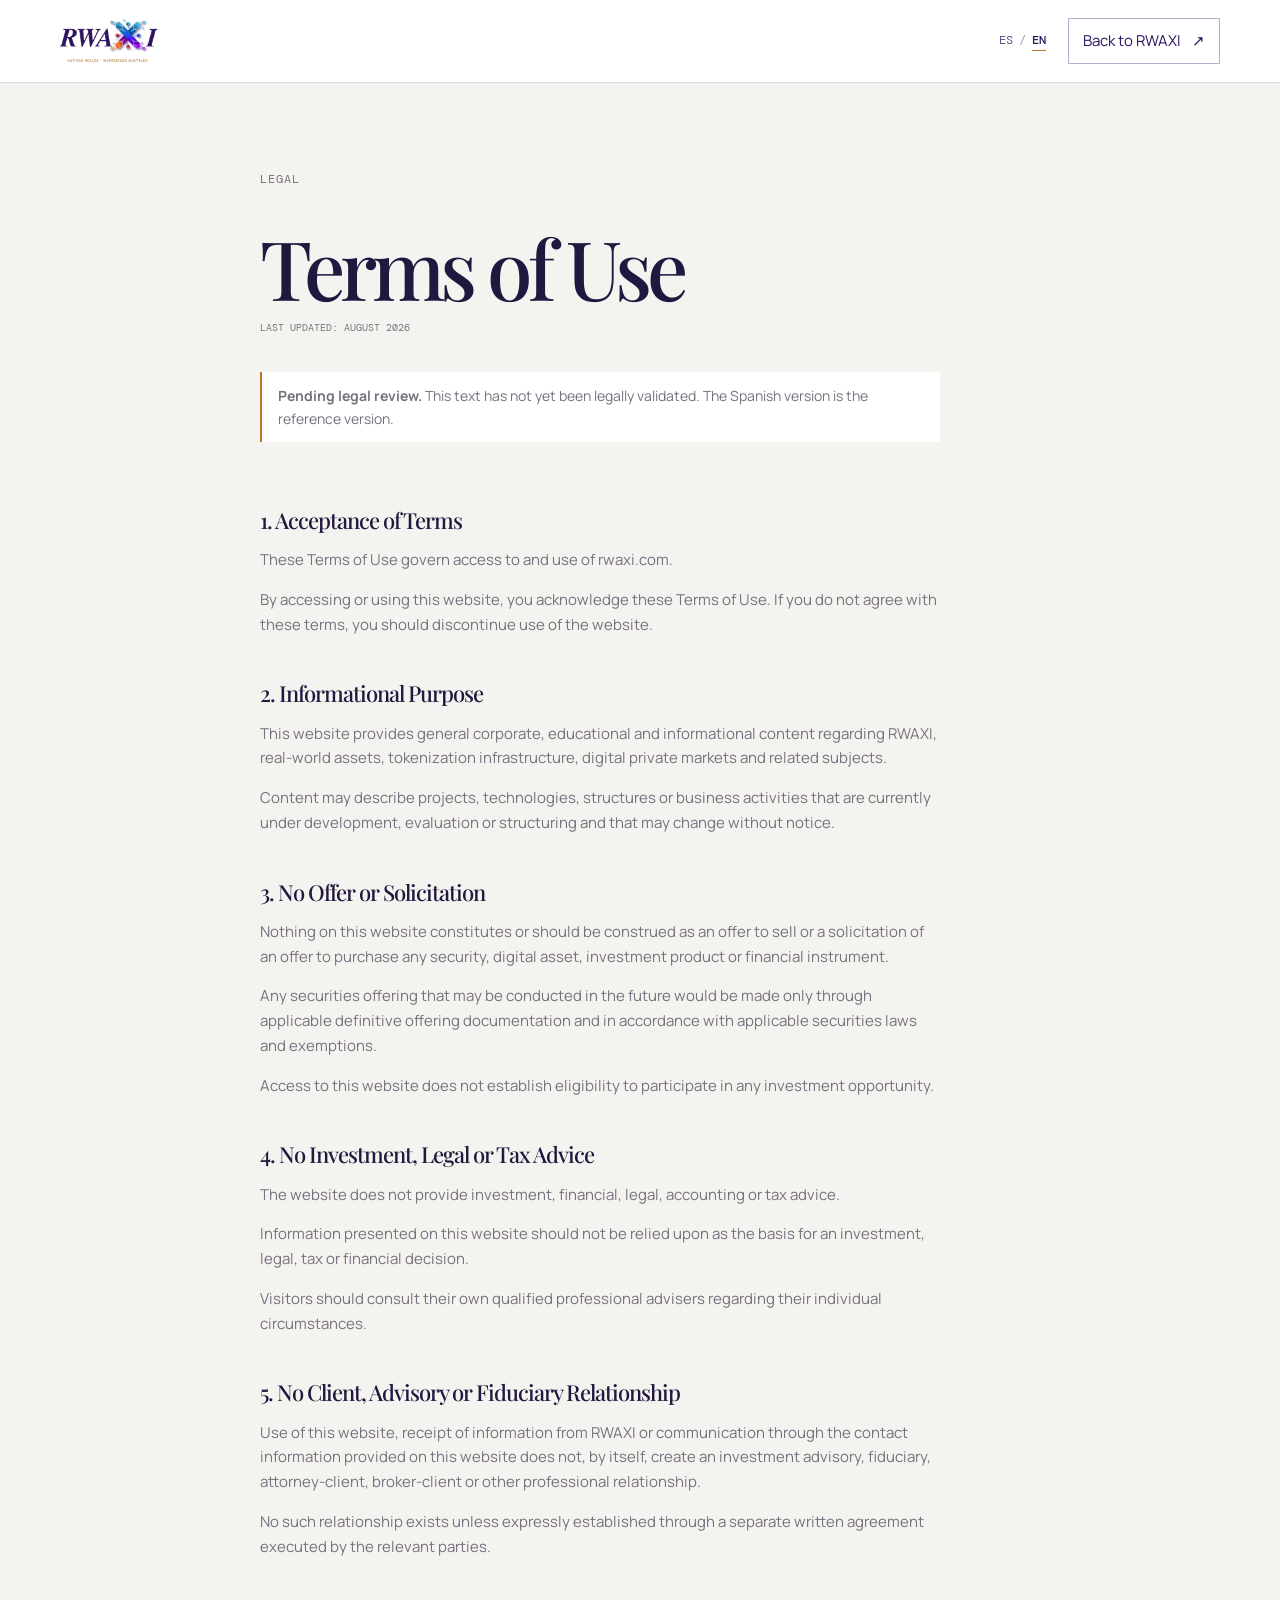
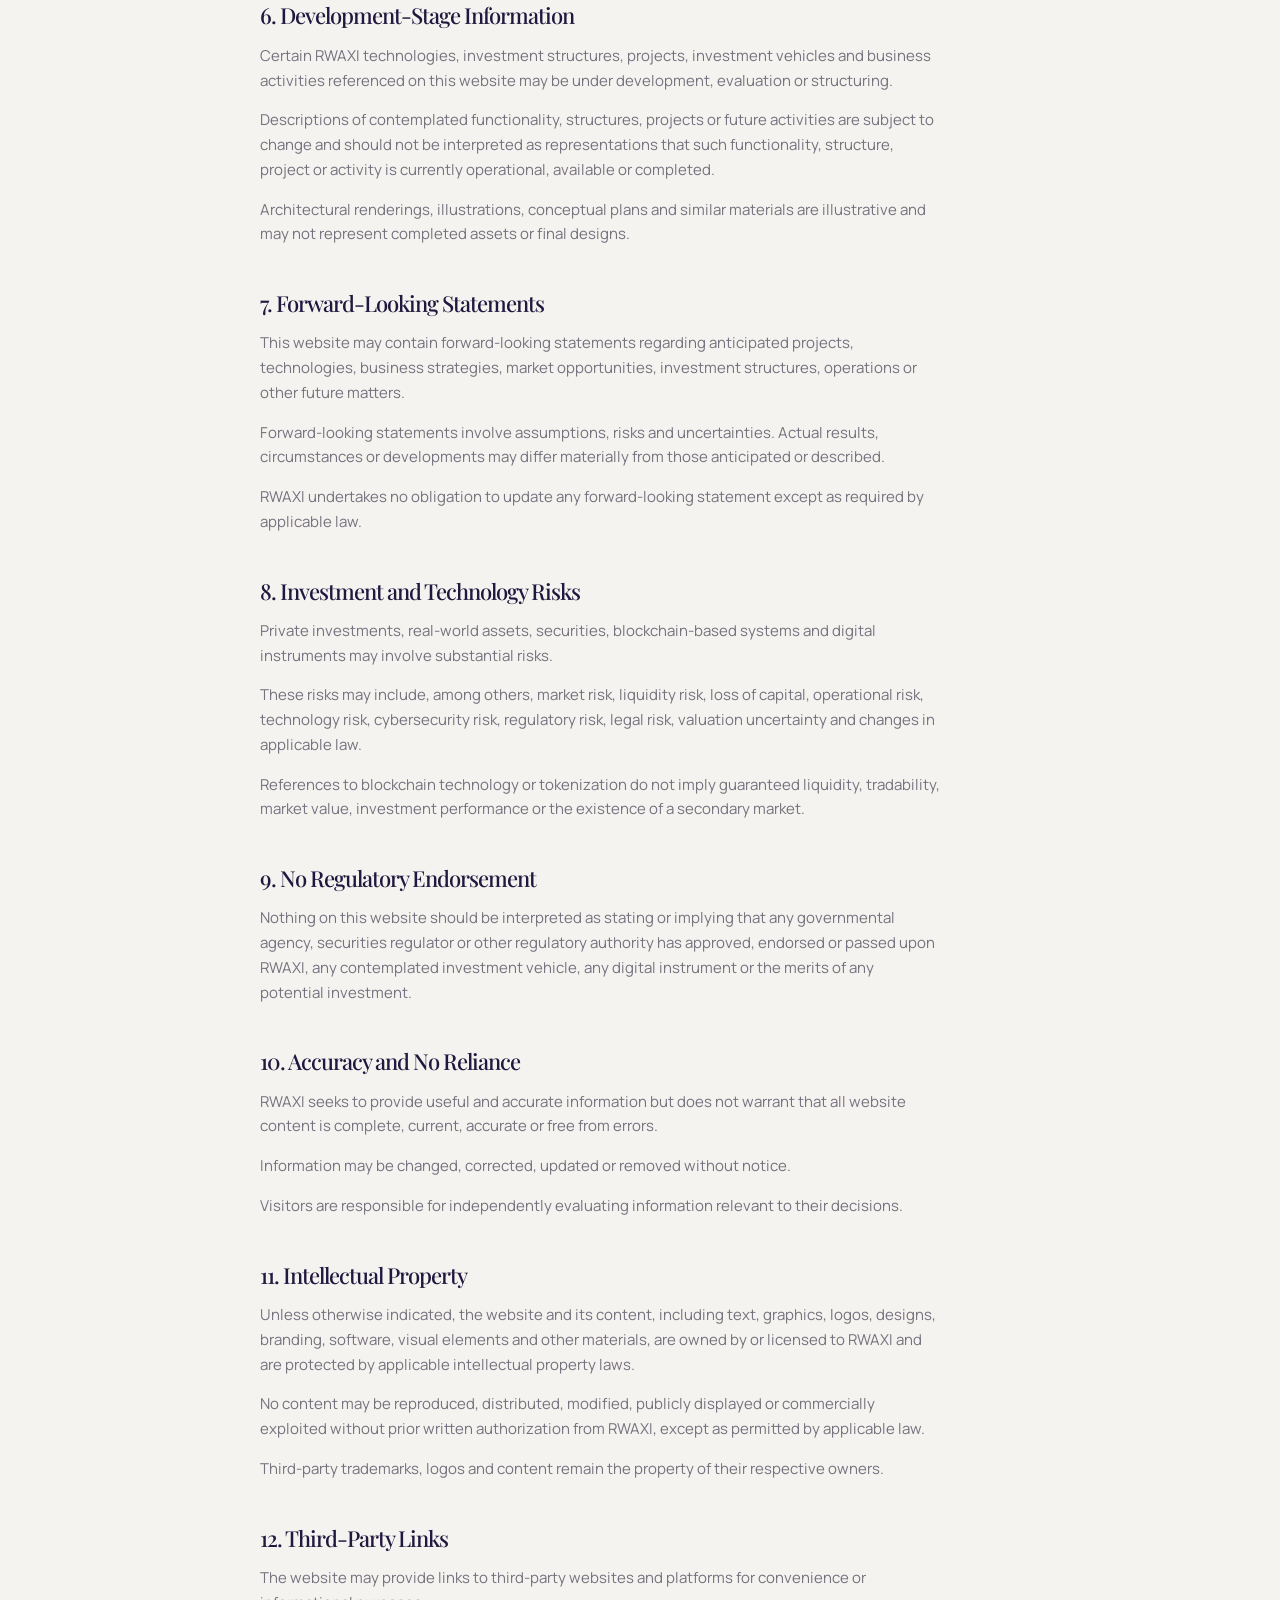
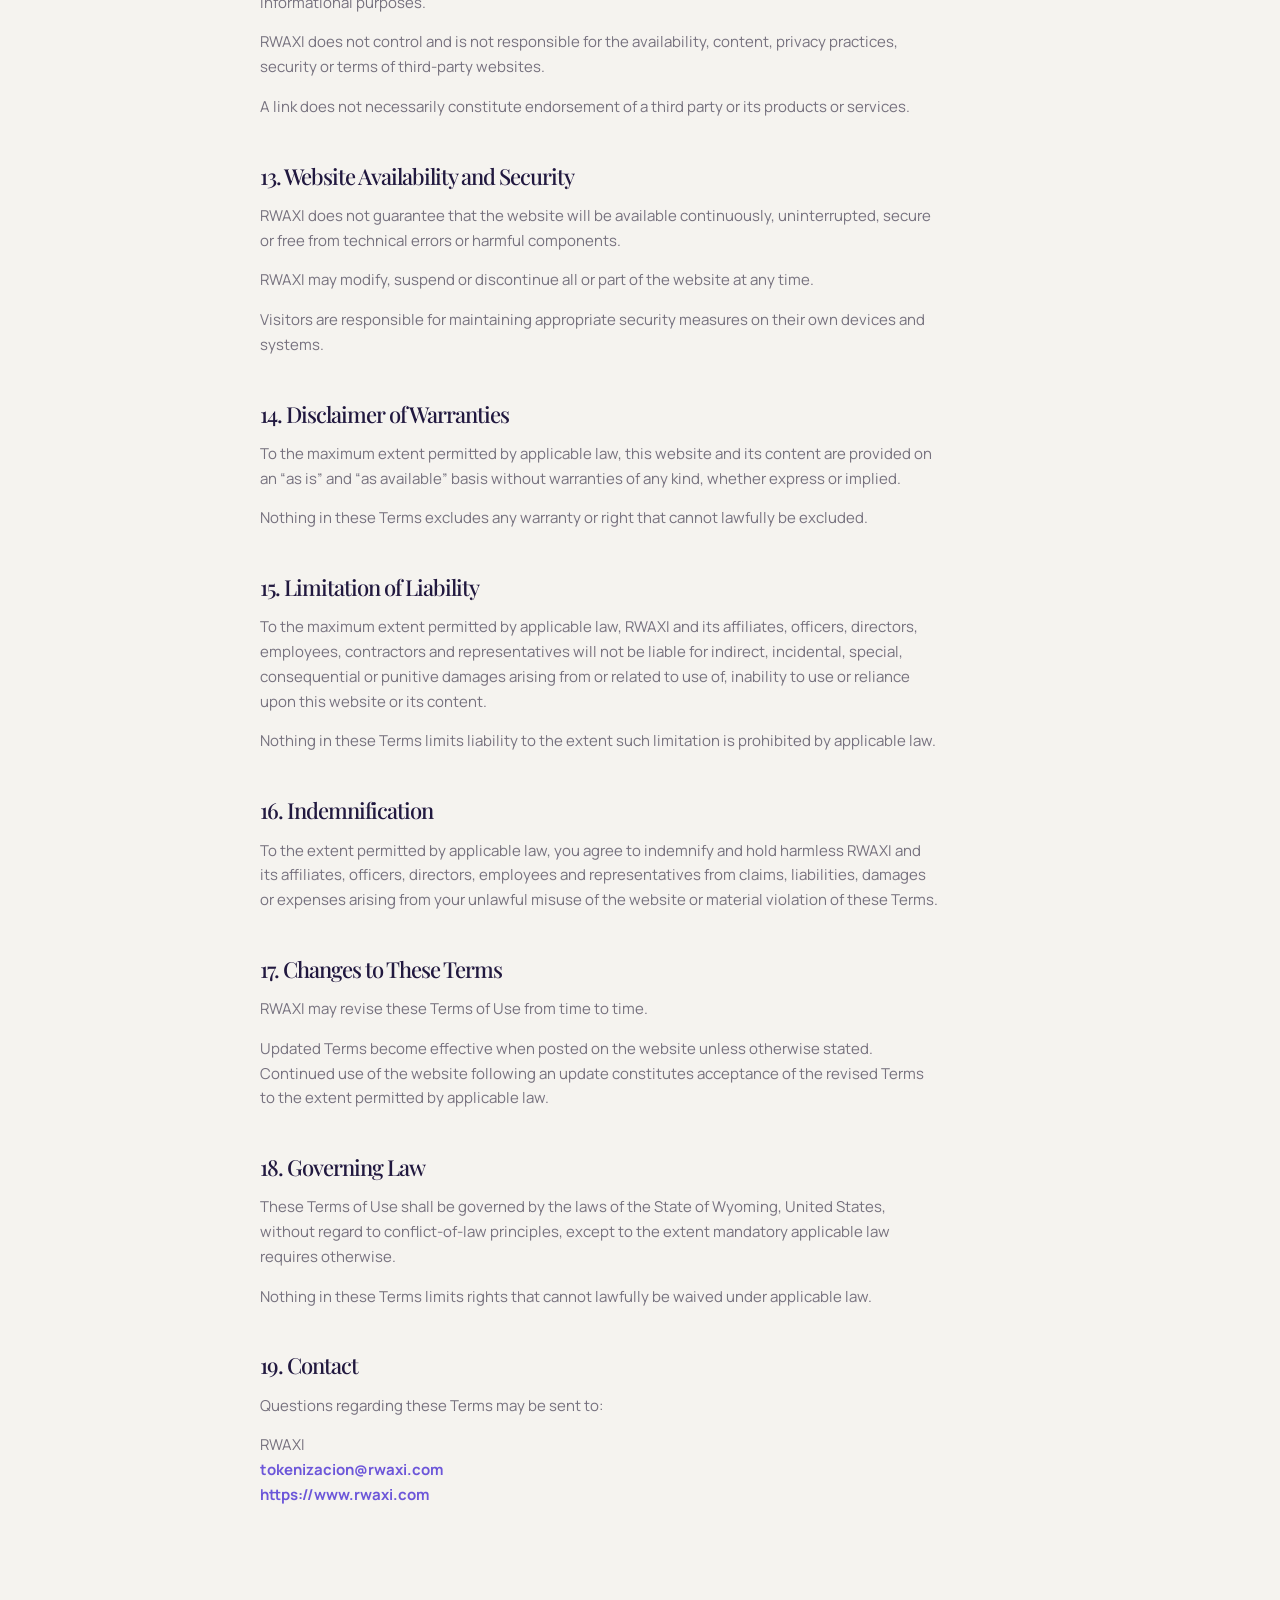
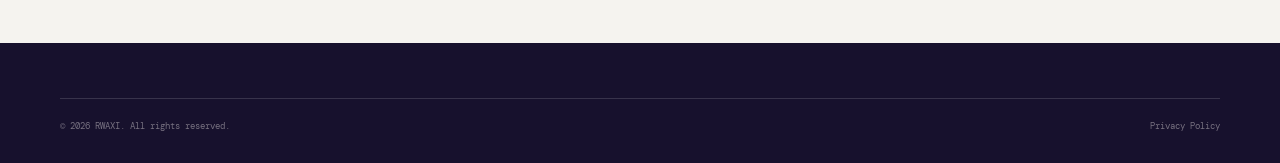
<file: en/terms.html>
<!doctype html>
<html lang="en">
<head><meta charset="utf-8"><meta name="viewport" content="width=device-width, initial-scale=1"><title>Terms of Use | RWAXI</title><meta name="description" content="RWAXI terms of use."><link rel="canonical" href="https://rwaxi.com/en/terms"><link rel="alternate" hreflang="es" href="https://rwaxi.com/terms"><link rel="alternate" hreflang="en" href="https://rwaxi.com/en/terms"><link rel="alternate" hreflang="x-default" href="https://rwaxi.com/terms"><link rel="icon" href="../assets/Logo%20RWAXI/favicon.svg" type="image/svg+xml"><link rel="preconnect" href="https://fonts.googleapis.com"><link rel="preconnect" href="https://fonts.gstatic.com" crossorigin><link href="https://fonts.googleapis.com/css2?family=DM+Mono:wght@400;500&family=Manrope:wght@400;500;600;700;800&family=Playfair+Display:ital,wght@0,500;0,600;1,500;1,600&display=swap" rel="stylesheet"><link rel="stylesheet" href="../styles.css"></head>
<body class="legal-page"><a class="skip-link" href="#main-content">Skip to content</a><header class="site-header scrolled"><div class="container header-inner"><a class="wordmark" href="index.html" aria-label="RWAXI home"><img src="../assets/Logo%20RWAXI/RWAXI_Logo_Principal_Transparente.png" alt="RWAXI"></a><div class="legal-nav"><div class="lang-switch"><a href="../terms.html" hreflang="es" lang="es">ES<span class="sr-only"> – versión en español</span></a><span class="lang-divider" aria-hidden="true">/</span><span aria-current="true">EN</span></div><a class="nav-cta" href="index.html">Back to RWAXI <span aria-hidden="true">↗</span></a></div></div></header>
<main class="legal-main" id="main-content"><div class="container legal-content"><p class="section-kicker">Legal</p><h1>Terms of Use</h1><p class="legal-date">Last updated: August 2026</p><p class="legal-review"><strong>Pending legal review.</strong> This text has not yet been legally validated. The Spanish version is the reference version.</p>
<h2>1. Acceptance of Terms</h2><p>These Terms of Use govern access to and use of rwaxi.com.</p><p>By accessing or using this website, you acknowledge these Terms of Use. If you do not agree with these terms, you should discontinue use of the website.</p>
<h2>2. Informational Purpose</h2><p>This website provides general corporate, educational and informational content regarding RWAXI, real-world assets, tokenization infrastructure, digital private markets and related subjects.</p><p>Content may describe projects, technologies, structures or business activities that are currently under development, evaluation or structuring and that may change without notice.</p>
<h2>3. No Offer or Solicitation</h2><p>Nothing on this website constitutes or should be construed as an offer to sell or a solicitation of an offer to purchase any security, digital asset, investment product or financial instrument.</p><p>Any securities offering that may be conducted in the future would be made only through applicable definitive offering documentation and in accordance with applicable securities laws and exemptions.</p><p>Access to this website does not establish eligibility to participate in any investment opportunity.</p>
<h2>4. No Investment, Legal or Tax Advice</h2><p>The website does not provide investment, financial, legal, accounting or tax advice.</p><p>Information presented on this website should not be relied upon as the basis for an investment, legal, tax or financial decision.</p><p>Visitors should consult their own qualified professional advisers regarding their individual circumstances.</p>
<h2>5. No Client, Advisory or Fiduciary Relationship</h2><p>Use of this website, receipt of information from RWAXI or communication through the contact information provided on this website does not, by itself, create an investment advisory, fiduciary, attorney-client, broker-client or other professional relationship.</p><p>No such relationship exists unless expressly established through a separate written agreement executed by the relevant parties.</p>
<h2>6. Development-Stage Information</h2><p>Certain RWAXI technologies, investment structures, projects, investment vehicles and business activities referenced on this website may be under development, evaluation or structuring.</p><p>Descriptions of contemplated functionality, structures, projects or future activities are subject to change and should not be interpreted as representations that such functionality, structure, project or activity is currently operational, available or completed.</p><p>Architectural renderings, illustrations, conceptual plans and similar materials are illustrative and may not represent completed assets or final designs.</p>
<h2>7. Forward-Looking Statements</h2><p>This website may contain forward-looking statements regarding anticipated projects, technologies, business strategies, market opportunities, investment structures, operations or other future matters.</p><p>Forward-looking statements involve assumptions, risks and uncertainties. Actual results, circumstances or developments may differ materially from those anticipated or described.</p><p>RWAXI undertakes no obligation to update any forward-looking statement except as required by applicable law.</p>
<h2>8. Investment and Technology Risks</h2><p>Private investments, real-world assets, securities, blockchain-based systems and digital instruments may involve substantial risks.</p><p>These risks may include, among others, market risk, liquidity risk, loss of capital, operational risk, technology risk, cybersecurity risk, regulatory risk, legal risk, valuation uncertainty and changes in applicable law.</p><p>References to blockchain technology or tokenization do not imply guaranteed liquidity, tradability, market value, investment performance or the existence of a secondary market.</p>
<h2>9. No Regulatory Endorsement</h2><p>Nothing on this website should be interpreted as stating or implying that any governmental agency, securities regulator or other regulatory authority has approved, endorsed or passed upon RWAXI, any contemplated investment vehicle, any digital instrument or the merits of any potential investment.</p>
<h2>10. Accuracy and No Reliance</h2><p>RWAXI seeks to provide useful and accurate information but does not warrant that all website content is complete, current, accurate or free from errors.</p><p>Information may be changed, corrected, updated or removed without notice.</p><p>Visitors are responsible for independently evaluating information relevant to their decisions.</p>
<h2>11. Intellectual Property</h2><p>Unless otherwise indicated, the website and its content, including text, graphics, logos, designs, branding, software, visual elements and other materials, are owned by or licensed to RWAXI and are protected by applicable intellectual property laws.</p><p>No content may be reproduced, distributed, modified, publicly displayed or commercially exploited without prior written authorization from RWAXI, except as permitted by applicable law.</p><p>Third-party trademarks, logos and content remain the property of their respective owners.</p>
<h2>12. Third-Party Links</h2><p>The website may provide links to third-party websites and platforms for convenience or informational purposes.</p><p>RWAXI does not control and is not responsible for the availability, content, privacy practices, security or terms of third-party websites.</p><p>A link does not necessarily constitute endorsement of a third party or its products or services.</p>
<h2>13. Website Availability and Security</h2><p>RWAXI does not guarantee that the website will be available continuously, uninterrupted, secure or free from technical errors or harmful components.</p><p>RWAXI may modify, suspend or discontinue all or part of the website at any time.</p><p>Visitors are responsible for maintaining appropriate security measures on their own devices and systems.</p>
<h2>14. Disclaimer of Warranties</h2><p>To the maximum extent permitted by applicable law, this website and its content are provided on an “as is” and “as available” basis without warranties of any kind, whether express or implied.</p><p>Nothing in these Terms excludes any warranty or right that cannot lawfully be excluded.</p>
<h2>15. Limitation of Liability</h2><p>To the maximum extent permitted by applicable law, RWAXI and its affiliates, officers, directors, employees, contractors and representatives will not be liable for indirect, incidental, special, consequential or punitive damages arising from or related to use of, inability to use or reliance upon this website or its content.</p><p>Nothing in these Terms limits liability to the extent such limitation is prohibited by applicable law.</p>
<h2>16. Indemnification</h2><p>To the extent permitted by applicable law, you agree to indemnify and hold harmless RWAXI and its affiliates, officers, directors, employees and representatives from claims, liabilities, damages or expenses arising from your unlawful misuse of the website or material violation of these Terms.</p>
<h2>17. Changes to These Terms</h2><p>RWAXI may revise these Terms of Use from time to time.</p><p>Updated Terms become effective when posted on the website unless otherwise stated. Continued use of the website following an update constitutes acceptance of the revised Terms to the extent permitted by applicable law.</p>
<h2>18. Governing Law</h2><p>These Terms of Use shall be governed by the laws of the State of Wyoming, United States, without regard to conflict-of-law principles, except to the extent mandatory applicable law requires otherwise.</p><p>Nothing in these Terms limits rights that cannot lawfully be waived under applicable law.</p>
<h2>19. Contact</h2><p>Questions regarding these Terms may be sent to:</p><p>RWAXI<br><a href="mailto:tokenizacion@rwaxi.com">tokenizacion@rwaxi.com</a><br><a href="https://www.rwaxi.com">https://www.rwaxi.com</a></p>
</div></main><footer class="site-footer"><div class="container"><div class="footer-bottom"><span>© 2026 RWAXI. All rights reserved.</span><a href="privacy.html">Privacy Policy</a></div></div></footer></body></html>
</file>
<file: styles.css>
/* ==========================================================================
   RWAXI stylesheet

   1. Design tokens
   2. Base and components
   3. Institutional refinements (override section 2)
   4. Responsive: max-width 900px
   5. Responsive: max-width 680px
   6. Commercial site (Phase 2): components, forms, legal pages, responsive
   7. Reduced motion
   8. Archive: overridden declarations with no effect (reference only)
   ========================================================================== */

/* 1. Design tokens ------------------------------------------------------- */

:root {
  --ink: #21183f;
  --ink-deep: #17112d;
  --violet: #6c56d9;
  --lilac: #c7bcff;
  --paper: #f5f3ef;
  --white: #fff;
  --muted: #76717e;
  --line: rgba(33,24,63,.16);
  --sans: 'Manrope',sans-serif;
  --mono: 'DM Mono',monospace;
  --editorial: 'Playfair Display',Georgia,serif;
  --gold: #B77A1E;
  --aqua: #24B8D7;
  --blue: #1453A0;
}

/* 2. Base and components ------------------------------------------------ */

* {
  box-sizing: border-box;
}
html {
  scroll-behavior: smooth;
}
body {
  margin: 0;
  background: var(--paper);
  color: var(--ink);
  font-family: var(--sans);
  font-size: 15px;
  line-height: 1.65;
}
a {
  color: inherit;
  text-decoration: none;
}
a:focus-visible,button:focus-visible {
  outline: 3px solid #d08cff;
  outline-offset: 4px;
}
.container {
  width: min(1160px,calc(100% - 48px));
  margin: auto;
}
.skip-link {
  position: fixed;
  left: 16px;
  top: -80px;
  background: var(--white);
  padding: 10px 14px;
  z-index: 100;
}
.skip-link:focus {
  top: 16px;
}
.site-header {
  position: fixed;
  z-index: 20;
  top: 0;
  width: 100%;
  color: var(--white);
  transition: background .3s,backdrop-filter .3s;
}
.site-header.scrolled {
  background: rgba(33,24,63,.94);
  backdrop-filter: blur(14px);
}
.header-inner {
  height: 82px;
  display: flex;
  align-items: center;
  justify-content: space-between;
}
.wordmark {
  display: inline-flex;
  align-items: center;
  font-weight: 800;
  font-size: 21px;
  letter-spacing: -1.5px;
  color: var(--white);
}
.wordmark b {
  color: var(--lilac);
  font-size: 28px;
  line-height: 1;
  margin: 0 1px;
  font-style: italic;
}
.wordmark i {
  display: block;
  width: 7px;
  height: 7px;
  border-radius: 50%;
  background: var(--lilac);
  margin: 15px 0 0 2px;
}
.site-nav {
  display: flex;
  align-items: center;
  gap: 27px;
  font-size: 12px;
  font-weight: 600;
}
.site-nav>a:not(.nav-cta) {
  opacity: .75;
  transition: opacity .2s;
}
.site-nav>a:not(.nav-cta):hover {
  opacity: 1;
}
.nav-cta {
  border: 1px solid rgba(255,255,255,.4);
  padding: 10px 14px;
  margin-left: 6px;
}
.nav-cta span,.text-link span,.service-card a span,.insight-item a span,.button span {
  margin-left: 8px;
}
.menu-toggle {
  display: none;
  color: var(--white);
  background: none;
  border: 0;
}
.hero {
  min-height: 770px;
  background: var(--ink);
  color: var(--white);
  position: relative;
  overflow: hidden;
  padding: 190px 0 100px;
}
.hero-grid {
  position: absolute;
  inset: 0;
  opacity: .15;
  background-image: linear-gradient(rgba(199,188,255,.3) 1px,transparent 1px),linear-gradient(90deg,rgba(199,188,255,.3) 1px,transparent 1px);
  background-size: 90px 90px;
  mask-image: linear-gradient(90deg,black 0%,transparent 76%);
}
.hero-mark {
  position: absolute;
  right: 18%;
  top: 10%;
  font-size: 54vw;
  line-height: .8;
  font-weight: 800;
  font-style: italic;
  color: rgba(199,188,255,.035);
}
.hero-content {
  position: relative;
  z-index: 2;
}
.eyebrow,.section-kicker,.card-number,.fund-status,.insight-item>span {
  font-family: var(--mono);
  font-size: 10px;
  letter-spacing: .08em;
  text-transform: uppercase;
}
.eyebrow {
  display: flex;
  align-items: center;
  gap: 10px;
  color: var(--lilac);
  margin: 0 0 34px;
}
.status-dot {
  width: 7px;
  height: 7px;
  background: #86d9c2;
  border-radius: 50%;
  box-shadow: 0 0 0 5px rgba(134,217,194,.12);
}
.eyebrow-divider {
  height: 1px;
  width: 28px;
  background: rgba(199,188,255,.5);
}
h1,h2,h3,p {
  margin-top: 0;
}
h1 {
  font-size: clamp(48px,7vw,96px);
  line-height: 1.04;
  letter-spacing: -.06em;
  max-width: 820px;
  margin-bottom: 30px;
}
h1 i,h2 em {
  font-style: normal;
  color: var(--lilac);
}
.hero-intro {
  font-size: 17px;
  line-height: 1.55;
  max-width: 480px;
  color: #d6d0e4;
  margin-bottom: 37px;
}
.hero-actions {
  display: flex;
  align-items: center;
  gap: 28px;
}
.button {
  display: inline-flex;
  align-items: center;
  justify-content: center;
  padding: 13px 18px;
  font-weight: 700;
  font-size: 12px;
  min-height: 46px;
}
.button-light {
  background: var(--white);
  color: var(--ink);
}
.button-light:hover {
  background: var(--lilac);
}
.text-link {
  font-weight: 700;
  font-size: 12px;
}
.text-link-light {
  color: var(--white);
}
.hero-note {
  font-family: var(--mono);
  font-size: 10px;
  color: #9990b5;
  margin-top: 90px;
}
.hero-figure {
  position: absolute;
  right: 7%;
  top: 32%;
  width: 370px;
  height: 370px;
  border: 1px solid rgba(199,188,255,.23);
  border-radius: 50%;
  transform: rotate(-19deg);
}
.figure-orbit {
  position: absolute;
  border: 1px solid rgba(199,188,255,.3);
  border-radius: 50%;
  inset: 12%;
  transform: rotate(55deg) skew(-12deg);
}
.orbit-two {
  inset: 28%;
  transform: rotate(-35deg) skew(12deg);
}
.figure-core {
  position: absolute;
  inset: 37%;
  background: var(--lilac);
  color: var(--ink);
  border-radius: 50%;
  display: flex;
  flex-direction: column;
  align-items: center;
  justify-content: center;
  transform: rotate(19deg);
}
.figure-core span {
  font-size: 12px;
  font-weight: 800;
  letter-spacing: .08em;
}
.figure-core small {
  font-family: var(--mono);
  font-size: 7px;
  margin-top: 4px;
}
.figure-node {
  position: absolute;
  width: 9px;
  height: 9px;
  border-radius: 50%;
  background: var(--lilac);
  box-shadow: 0 0 0 6px rgba(199,188,255,.12);
}
.node-one {
  left: 8%;
  top: 25%;
}
.node-two {
  right: 9%;
  bottom: 23%;
}
.node-three {
  left: 45%;
  top: -4%;
}
.section {
  padding: 130px 0;
}
.section-light {
  background: var(--paper);
}
.section-heading {
  max-width: 620px;
}
.section-kicker {
  color: var(--violet);
  margin-bottom: 24px;
}
.section-heading h2,.purpose-inner h2,.contact-section h2 {
  font-size: clamp(34px,4vw,58px);
  line-height: 1.08;
  letter-spacing: -.055em;
  margin-bottom: 23px;
}
.section-heading>p:last-child {
  color: var(--muted);
  max-width: 570px;
}
.service-grid {
  display: grid;
  grid-template-columns: repeat(4,1fr);
  gap: 1px;
  background: var(--line);
  margin-top: 72px;
}
.service-card {
  background: var(--paper);
  min-height: 350px;
  padding: 26px 24px 28px;
  display: flex;
  flex-direction: column;
}
.card-number {
  color: var(--muted);
}
.card-icon {
  font-size: 27px;
  font-weight: 400;
  margin: 45px 0 22px;
}
.service-card h3 {
  font-size: 16px;
  line-height: 1.3;
  letter-spacing: -.03em;
  margin-bottom: 13px;
}
.service-card p {
  font-size: 13px;
  color: var(--muted);
  line-height: 1.6;
}
.service-card a,.insight-item a {
  font-size: 11px;
  font-weight: 700;
  margin-top: auto;
}
.approach-section {
  background: #e9e5df;
}
.section-heading-wide {
  max-width: none;
  display: flex;
  align-items: end;
  justify-content: space-between;
}
.section-heading-wide h2 {
  max-width: 720px;
}
.section-heading-wide h2 span,.purpose-inner h2 span {
  color: var(--violet);
}
.process-line {
  display: grid;
  grid-template-columns: repeat(3,1fr);
  gap: 0;
  margin: 83px 0 0;
}
.process-line span {
  border-top: 1px solid var(--violet);
  position: relative;
}
.process-line span:after {
  content: '';
  position: absolute;
  right: 0;
  top: -4px;
  width: 7px;
  height: 7px;
  background: var(--violet);
  border-radius: 50%;
}
.process-grid {
  display: grid;
  grid-template-columns: repeat(4,1fr);
  gap: 32px;
}
.process-step {
  padding-top: 25px;
}
.process-step>span {
  font-family: var(--mono);
  font-size: 10px;
  color: var(--violet);
}
.process-step h3 {
  font-size: 21px;
  margin: 27px 0 11px;
}
.process-step p {
  font-size: 13px;
  line-height: 1.6;
  color: var(--muted);
  max-width: 210px;
}
.opportunity-section {
  background: var(--violet);
  color: var(--white);
  padding: 120px 0;
}
.opportunity-inner {
  position: relative;
}
.opportunity-section .section-kicker {
  color: var(--lilac);
}
.opportunity-section h2 {
  font-size: clamp(36px,5.2vw,72px);
  line-height: 1.08;
  letter-spacing: -.06em;
  max-width: 980px;
  margin: 55px 0 80px;
}
.opportunity-section h2 em {
  color: var(--lilac);
}
.opportunity-copy {
  border-top: 1px solid rgba(255,255,255,.4);
  padding-top: 22px;
  display: flex;
  justify-content: space-between;
  align-items: flex-start;
}
.opportunity-copy p {
  font-size: 15px;
  max-width: 400px;
}
.crosshair {
  font-size: 27px;
  color: var(--lilac);
}
.rwa-layout {
  display: grid;
  grid-template-columns: 1fr 1fr;
  gap: 13%;
  align-items: center;
}
.fund-card {
  background: var(--ink);
  color: var(--white);
  padding: 38px 38px 42px;
  min-height: 385px;
  display: flex;
  flex-direction: column;
}
.fund-top {
  display: flex;
  justify-content: space-between;
  align-items: center;
}
.fund-card .card-icon {
  color: var(--lilac);
  margin: 0;
  font-size: 25px;
}
.fund-status {
  color: var(--lilac);
}
.fund-card h3 {
  font-size: 31px;
  line-height: 1.08;
  letter-spacing: -.05em;
  margin: 60px 0 20px;
}
.fund-card h3 strong {
  color: var(--lilac);
  font-weight: 600;
}
.fund-card p {
  font-size: 13px;
  color: #cbc5d5;
  max-width: 390px;
}
.fund-card .text-link {
  margin-top: auto;
}
.insights-section {
  background: var(--ink);
  color: var(--white);
}
.insights-section .section-kicker {
  color: var(--lilac);
}
.insights-section h2 {
  max-width: 600px;
}
.insights-head {
  display: flex;
  justify-content: space-between;
  align-items: end;
}
.social-placeholders {
  display: flex;
  gap: 21px;
  font-family: var(--mono);
  font-size: 10px;
  color: var(--lilac);
}
.insight-grid {
  display: grid;
  grid-template-columns: repeat(3,1fr);
  gap: 28px;
  margin-top: 80px;
}
.insight-item {
  border-top: 1px solid rgba(199,188,255,.35);
  padding-top: 20px;
  min-height: 250px;
  display: flex;
  flex-direction: column;
}
.insight-item>span {
  color: var(--lilac);
}
.insight-item h3 {
  font-size: 25px;
  letter-spacing: -.04em;
  margin: 31px 0 12px;
}
.insight-item p {
  color: #aaa3bc;
  font-size: 13px;
  max-width: 260px;
}
.insight-item a {
  margin-top: auto;
}
.purpose-section {
  background: #d8d1ff;
  color: var(--ink);
  padding: 130px 0;
}
.purpose-inner h2 {
  max-width: 900px;
  margin: 55px 0 40px;
}
.purpose-copy {
  max-width: 490px;
  color: #514765;
}
.purpose-quote {
  font-size: 17px;
  font-weight: 700;
  border-top: 1px solid rgba(33,24,63,.3);
  padding-top: 20px;
  margin: 76px 0 0;
  max-width: 490px;
}
.about-layout {
  display: grid;
  grid-template-columns: 1fr 1fr;
  gap: 13%;
}
.about-copy {
  padding-top: 45px;
  max-width: 480px;
}
.about-copy p {
  font-size: 17px;
  line-height: 1.6;
  margin-bottom: 25px;
}
.about-copy p+ p {
  font-size: 14px;
  color: var(--muted);
}
.contact-section {
  background: var(--ink);
  color: var(--white);
  padding: 120px 0 130px;
}
.contact-section .section-kicker {
  color: var(--lilac);
}
.contact-layout {
  display: grid;
  grid-template-columns: 1fr 1fr;
  gap: 13%;
}
.contact-section h2 {
  font-size: clamp(54px,7vw,92px);
  margin: 52px 0 40px;
}
.contact-details {
  padding-top: 77px;
}
.contact-details>p {
  color: #aaa3bc;
  font-size: 13px;
  margin-bottom: 35px;
}
.contact-details>a {
  display: block;
  font-size: 17px;
  color: var(--lilac);
  margin-bottom: 7px;
}
.social-links {
  display: flex;
  gap: 9px;
  margin-top: 48px;
}
.social-links a {
  border: 1px solid rgba(255,255,255,.35);
  width: 36px;
  height: 36px;
  display: grid;
  place-items: center;
  font-family: var(--mono);
  font-size: 10px;
}
.site-footer {
  background: var(--ink-deep);
  color: #a7a0b3;
  padding: 55px 0 30px;
  font-size: 11px;
}
.footer-top {
  display: flex;
  align-items: center;
  gap: 32px;
  border-bottom: 1px solid rgba(255,255,255,.14);
  padding-bottom: 30px;
}
.footer-top p {
  margin: 0;
  font-family: var(--mono);
  font-size: 9px;
  text-transform: uppercase;
}
.wordmark-footer {
  margin-right: auto;
}
.footer-links {
  display: flex;
  gap: 24px;
}
.footer-links a:hover {
  color: var(--white);
}
.disclaimer {
  max-width: 800px;
  padding: 28px 0 40px;
  line-height: 1.6;
  color: #878191;
}
.disclaimer strong {
  color: #d9d3e0;
  font-family: var(--mono);
  font-size: 10px;
  text-transform: uppercase;
  letter-spacing: .08em;
}
.disclaimer p {
  margin: 13px 0 0;
}
.footer-bottom {
  border-top: 1px solid rgba(255,255,255,.14);
  padding-top: 20px;
  display: flex;
  justify-content: space-between;
  font-family: var(--mono);
  font-size: 9px;
  color: #777180;
}
.reveal {
  opacity: 0;
  transform: translateY(18px);
  transition: opacity .7s ease,transform .7s ease;
}
.reveal.visible {
  opacity: 1;
  transform: none;
}

/* 3. Institutional refinements ------------------------------------------ */

.site-header,.site-header.scrolled {
  background: #fff !important;
  color: #2F145F !important;
  box-shadow: 0 1px 0 rgba(47,20,95,.12);
}
.site-nav>a:not(.nav-cta) {
  color: #2F145F !important;
}
.nav-cta {
  border-color: rgba(47,20,95,.34) !important;
  color: #2F145F !important;
}
.menu-toggle {
  color: #2F145F !important;
}
.menu-toggle span {
  background: #2F145F !important;
}
body.menu-open {
  overflow: hidden;
  font-size: 16px;
}
.wordmark img {
  display: block;
  object-fit: contain;
  object-position: left center;
}
h1,h2 {
  font-family: var(--editorial);
  font-weight: 500;
}
h2 {
  letter-spacing: -.045em;
}
.section-heading h2,.purpose-inner h2,.contact-section h2 {
  font-weight: 500;
}
.process-line span {
  border-right-color: var(--gold);
  border-bottom-color: var(--gold);
  border-left-color: var(--gold);
}
.process-step h3 {
  font-family: var(--editorial);
  font-weight: 500;
}
.opportunity-bridge {
  display: flex;
  flex-wrap: wrap;
  align-items: center;
  justify-content: flex-end;
  gap: 8px 14px;
  max-width: 620px;
  font-family: var(--mono);
  font-size: 11px;
  color: var(--lilac);
  text-transform: uppercase;
}
.opportunity-bridge b {
  color: var(--gold);
  font-size: 17px;
}
.implementation-section .section-heading {
  max-width: 680px;
}
.implementation-feature {
  display: grid;
  grid-template-columns: 1.25fr .75fr;
  gap: 7%;
  margin-top: 65px;
  align-items: stretch;
}
.implementation-image {
  margin: 0;
  min-height: 490px;
  background: var(--ink);
  position: relative;
}
.implementation-image img {
  width: 100%;
  height: 100%;
  min-height: 490px;
  display: block;
  object-fit: cover;
}
.implementation-image:after {
  content: '';
  position: absolute;
  inset: 0;
  background: linear-gradient(90deg,rgba(47,20,95,.12),transparent 60%);
}
.implementation-image figcaption {
  position: absolute;
  z-index: 1;
  left: 24px;
  bottom: 22px;
  color: var(--white);
  font-family: var(--mono);
  font-size: 11px;
}
.implementation-copy {
  padding: 10px 0;
  display: flex;
  flex-direction: column;
  justify-content: center;
}
.entity-row {
  border-top: 1px solid var(--line);
  padding: 18px 0 14px;
  display: flex;
  flex-direction: column;
  gap: 6px;
}
.entity-row span {
  font-family: var(--editorial);
  font-size: 25px;
  color: var(--ink);
}
.entity-row b {
  font-size: 13px;
  font-weight: 500;
  color: var(--muted);
}
.entity-focus {
  border-top: 2px solid var(--gold);
}
.entity-focus span {
  color: var(--gold);
}
.entity-arrow {
  font-size: 22px;
  color: var(--gold);
  line-height: 1;
}
.avista-lockup {
  display: flex;
  align-items: center;
  gap: 10px !important;
}
.avista-lockup img {
  width: 42px;
  height: 42px;
  object-fit: contain;
}
.avista-lockup strong {
  font-family: var(--sans);
  font-size: 17px;
  font-weight: 700;
}
.implementation-note {
  color: var(--muted);
  margin: 22px 0 0;
}
.implementation-secondary {
  display: grid;
  grid-template-columns: 1.1fr .9fr;
  gap: 7%;
  align-items: center;
  margin-top: 52px;
  border-top: 1px solid var(--line);
  padding-top: 32px;
}
.implementation-secondary img {
  width: 100%;
  height: 280px;
  object-fit: cover;
}
.implementation-secondary h3 {
  font-family: var(--editorial);
  font-size: 31px;
  font-weight: 500;
  line-height: 1.15;
}
.insight-item h3 {
  font-family: var(--editorial);
  font-weight: 500;
}
.purpose-section {
  position: relative;
  overflow: hidden;
  min-height: 560px;
}
.purpose-image {
  position: absolute;
  overflow: hidden;
}
.purpose-image img {
  width: 100%;
  height: 100%;
  object-fit: cover;
  filter: saturate(.78);
}
.purpose-image:after {
  content: '';
  position: absolute;
  inset: 0;
  background: linear-gradient(90deg,#d8d1ff 0%,rgba(216,209,255,.7) 18%,transparent 66%);
}
.purpose-inner {
  position: relative;
  z-index: 1;
}
.purpose-copy {
  font-size: 17px;
  line-height: 1.7;
}
.purpose-pillars {
  display: flex;
  flex-wrap: wrap;
  gap: 9px;
  margin-top: 34px;
  max-width: 560px;
}
.purpose-pillars span {
  border: 1px solid rgba(47,20,95,.35);
  padding: 8px 12px;
  font-family: var(--mono);
  font-size: 10px;
  text-transform: uppercase;
}
.audience-list {
  display: flex;
  flex-wrap: wrap;
  gap: 8px 18px;
  margin: 0 0 30px;
  color: var(--lilac);
  font-family: var(--editorial);
  font-size: 21px;
}
.disclaimer {
  font-size: 12px;
}
.legal-content h1,.legal-content h2 {
  font-family: var(--editorial);
  font-weight: 500;
}
.legal-main {
  padding: 170px 0 120px;
  min-height: calc(100vh - 200px);
  background: var(--paper);
}
.legal-content {
  max-width: 760px;
}
.legal-content h1 {
  font-size: clamp(48px,7vw,82px);
  margin: 35px 0 10px;
}
.legal-date {
  font-family: var(--mono);
  font-size: 10px;
  color: var(--muted);
  text-transform: uppercase;
  margin-bottom: 75px;
}
.legal-content h2 {
  font-size: 22px;
  margin: 38px 0 10px;
}
.legal-content p {
  color: var(--muted);
  max-width: 680px;
}
.legal-content a {
  color: var(--violet);
  font-weight: 700;
}
.wordmark {
  overflow: hidden;
}
.wordmark img {
  width: auto;
  height: 72px;
  max-width: none;
  max-height: none;
  transform: translateX(-23%);
}
.wordmark {
  width: 180px;
  height: 58px;
}
.wordmark-footer {
  width: 138px;
  height: 52px;
}
.body-copy,.section-heading>p:last-child,.service-card p,.process-step p,.about-copy p+ p {
  font-size: 16px !important;
}
.body-copy,.section-heading>p:last-child,.about-copy p+ p {
  line-height: 1.72;
}
.eyebrow,.hero-note,.section-kicker,.card-number,.fund-status,.insight-item>span {
  font-size: 12px !important;
}
.service-card a,.insight-item a {
  font-size: 14px !important;
}
.entity-focus {
  padding: 27px 0 23px;
  border-top-width: 3px;
}
.entity-focus span {
  font-size: 31px;
}
.entity-focus b {
  font-size: 14px;
}
.implementation-note {
  font-size: 13px;
}
.purpose-image img {
  object-position: center 42%;
}
.purpose-image {
  inset: 0 0 0 49%;
}

/* Contrast: highlighted headings on light sections and the focus ring on light backgrounds */
.section-light h2 em {
  color: var(--violet);
}
.site-header a:focus-visible,.site-header button:focus-visible,.skip-link:focus-visible,.section-light a:focus-visible,.legal-main a:focus-visible {
  outline-color: #2F145F;
}

/* Service card icons: 1px lines and 7px nodes, as in the process line and hero orbits */
.card-icon-network,.card-icon-frame,.card-icon-rights,.card-icon-land {
  position: relative;
  height: 28px;
  color: var(--violet);
}
.card-icon-network:before,.card-icon-frame:before,.card-icon-frame:after,.card-icon-rights:before,.card-icon-rights:after,.card-icon-land:before,.card-icon-land:after {
  content: '';
  position: absolute;
}
.card-icon-network:before {
  left: 3px;
  top: 13px;
  width: 47px;
  border-top: 1px solid currentColor;
}
.card-icon-network i {
  position: absolute;
  top: 10px;
  width: 7px;
  height: 7px;
  border-radius: 50%;
  background: currentColor;
}
.card-icon-network i:nth-child(1) {
  left: 0;
}
.card-icon-network i:nth-child(2) {
  left: 23px;
}
.card-icon-network i:nth-child(3) {
  left: 46px;
}
.card-icon-frame:before {
  left: 0;
  top: 0;
  width: 26px;
  height: 26px;
  border: 1px solid currentColor;
}
.card-icon-frame:after {
  left: 7px;
  top: 7px;
  width: 12px;
  height: 12px;
  border: 1px solid currentColor;
}
.card-icon-rights:before {
  left: 0;
  top: 0;
  width: 25px;
  height: 25px;
  border: 1px solid currentColor;
  border-radius: 50%;
}
.card-icon-rights:after {
  left: 10px;
  top: 10px;
  width: 7px;
  height: 7px;
  border-radius: 50%;
  background: currentColor;
}
.card-icon-land:before {
  left: 0;
  bottom: 0;
  width: 40px;
  border-top: 1px solid currentColor;
}
.card-icon-land:after {
  left: 13px;
  bottom: 0;
  width: 12px;
  height: 12px;
  border: 1px solid currentColor;
}

/* 4. Responsive: max-width 900px ---------------------------------------- */

@media(max-width:900px) {
  .site-nav {
    gap: 15px;
  }
  .hero-figure {
    right: -90px;
    opacity: .65;
  }
  .service-grid {
    grid-template-columns: repeat(2,1fr);
  }
  .rwa-layout,.about-layout,.contact-layout {
    gap: 8%;
  }
  .site-nav {
    background: #fff !important;
    color: #2F145F !important;
  }
  .purpose-section {
    display: flex;
    flex-direction: column;
  }
  .purpose-inner {
    order: 1;
    padding-top: 1px;
  }
  .purpose-image {
    position: relative !important;
    inset: auto !important;
    order: 2;
    width: 100%;
    height: auto;
    aspect-ratio: 1.18;
    margin-top: 18px;
  }
  .purpose-image img {
    display: block;
  }
  .implementation-feature {
    grid-template-columns: 1fr;
    gap: 35px;
  }
  .implementation-image,.implementation-image img {
    min-height: 390px;
  }
  .opportunity-bridge {
    justify-content: flex-start;
    max-width: 100%;
    margin-top: 28px;
  }
  .purpose-image:after {
    background: linear-gradient(0deg,#d8d1ff,#d8d1ff 8%,transparent 70%);
  }
  .wordmark {
    width: 160px;
    height: 54px;
  }
  .wordmark img {
    height: 66px;
  }
  .wordmark-footer {
    width: 132px;
    height: 50px;
  }
  .purpose-image img {
    object-position: center 42%;
  }
}

/* 5. Responsive: max-width 680px ---------------------------------------- */

@media(max-width:680px) {
  .container {
    width: min(100% - 36px,560px);
  }
  .header-inner {
    height: 70px;
  }
  .menu-toggle {
    display: flex;
    align-items: center;
    gap: 4px;
    flex-direction: column;
    position: relative;
    z-index: 3;
  }
  .menu-toggle span {
    display: block;
    width: 23px;
    height: 1px;
    background: var(--white);
  }
  .menu-toggle em {
    font-style: normal;
    font-family: var(--mono);
    font-size: 8px;
    margin-top: 3px;
  }
  .site-nav {
    display: none;
    position: absolute;
    inset: 0;
    background: var(--ink);
    height: 100vh;
    padding: 110px 30px 30px;
    flex-direction: column;
    align-items: flex-start;
    gap: 23px;
    font-size: 16px;
  }
  .site-nav.is-open {
    display: flex;
  }
  .nav-cta {
    margin: 20px 0 0;
  }
  .hero {
    min-height: 720px;
    padding: 140px 0 75px;
  }
  .hero-mark {
    right: -8%;
    top: 24%;
    font-size: 100vw;
  }
  .hero-figure {
    width: 280px;
    height: 280px;
    right: -80px;
    top: 55%;
    opacity: .4;
  }
  .hero-intro {
    font-size: 15px;
    max-width: 350px;
  }
  .hero-note {
    margin-top: 60px;
  }
  .section {
    padding: 84px 0;
  }
  .section-heading-wide {
    display: block;
  }
  .service-grid,.process-grid,.insight-grid {
    grid-template-columns: 1fr;
  }
  .service-grid {
    margin-top: 48px;
  }
  .service-card {
    min-height: 290px;
  }
  .card-icon {
    margin-top: 32px;
  }
  .process-line {
    margin-top: 50px;
    display: block;
    border-left: 1px solid var(--violet);
    height: 490px;
    margin-left: 4px;
  }
  .process-line span {
    display: block;
    border-top: 0;
    border-left: 0;
    height: 33%;
  }
  .process-line span:after {
    right: auto;
    left: -4px;
    top: 0;
  }
  .process-grid {
    margin-top: -490px;
    margin-left: 28px;
    gap: 0;
  }
  .process-step {
    height: 33%;
    padding-top: 16px;
  }
  .process-step h3 {
    margin: 12px 0 6px;
  }
  .opportunity-section {
    padding: 84px 0;
  }
  .opportunity-section h2 {
    margin: 40px 0 58px;
  }
  .opportunity-copy {
    padding-top: 17px;
  }
  .rwa-layout,.about-layout,.contact-layout {
    grid-template-columns: 1fr;
    gap: 48px;
  }
  .fund-card {
    padding: 27px;
    min-height: 375px;
  }
  .fund-card h3 {
    font-size: 27px;
    margin-top: 50px;
  }
  .insights-head {
    display: block;
  }
  .social-placeholders {
    margin-top: 30px;
    flex-wrap: wrap;
  }
  .insight-grid {
    margin-top: 52px;
    gap: 45px;
  }
  .insight-item {
    min-height: 200px;
  }
  .purpose-section {
    padding: 88px 0;
  }
  .purpose-inner h2 {
    margin: 43px 0 30px;
  }
  .purpose-quote {
    margin-top: 57px;
  }
  .about-copy {
    padding-top: 0;
  }
  .contact-section {
    padding: 85px 0;
  }
  .contact-section h2 {
    margin: 42px 0 34px;
  }
  .contact-details {
    padding-top: 0;
  }
  .footer-top {
    align-items: flex-start;
    flex-wrap: wrap;
    gap: 20px;
  }
  .footer-top p {
    width: 100%;
    order: 3;
  }
  .footer-links {
    width: 100%;
    order: 4;
  }
  .footer-bottom {
    display: block;
  }
  .footer-bottom span {
    display: block;
    margin-bottom: 7px;
  }
  .implementation-feature {
    margin-top: 45px;
  }
  .implementation-image,.implementation-image img {
    min-height: 300px;
  }
  .implementation-secondary {
    grid-template-columns: 1fr;
    gap: 28px;
  }
  .implementation-secondary img {
    height: 220px;
  }
  .entity-row span {
    font-size: 22px;
  }
  .audience-list {
    font-size: 19px;
  }
  .opportunity-bridge {
    font-size: 10px;
    gap: 6px 10px;
  }
  .opportunity-bridge b {
    width: 100%;
    line-height: 1;
  }
  .wordmark {
    width: 140px;
    height: 48px;
  }
  .wordmark img {
    height: 60px;
  }
  .wordmark-footer {
    width: 120px;
    height: 46px;
  }
  .section-heading>p:last-child,.service-card p,.process-step p,.about-copy p+ p {
    font-size: 15px !important;
  }
  .eyebrow,.hero-note,.section-kicker,.card-number,.fund-status,.insight-item>span {
    font-size: 11px !important;
  }
  .service-card a,.insight-item a {
    font-size: 13px !important;
  }
  .entity-focus span {
    font-size: 26px;
  }
  .entity-focus b {
    font-size: 13px;
  }
  .purpose-section {
    min-height: 820px;
  }
  .purpose-image img {
    object-position: center 40%;
  }
}

/* 6. Commercial site (Phase 2) ------------------------------------------ */

.sr-only {
  position: absolute;
  width: 1px;
  height: 1px;
  padding: 0;
  margin: -1px;
  overflow: hidden;
  clip: rect(0,0,0,0);
  white-space: nowrap;
  border: 0;
}
html:not(.js) .reveal {
  opacity: 1;
  transform: none;
}
input:focus-visible,select:focus-visible,textarea:focus-visible {
  outline: 3px solid #d08cff;
  outline-offset: 2px;
}

/* Header: language switch */
.lang-switch {
  display: flex;
  align-items: center;
  gap: 6px;
  font-family: var(--mono);
  font-size: 12px;
}
.lang-switch [aria-current] {
  font-weight: 500;
  border-bottom: 1px solid var(--gold);
}
.lang-divider {
  opacity: .45;
}
.lang-switch a {
  opacity: .75;
  transition: opacity .2s;
}
.lang-switch a:hover {
  opacity: 1;
}

/* Hero with the approved panorama illustration */
.hero-commercial {
  min-height: 0;
  padding: 160px 0 0;
  background: var(--ink) linear-gradient(var(--ink) calc(100% - 150px),var(--paper) calc(100% - 150px));
}
.hero-commercial .hero-grid {
  bottom: 150px;
}
.hero-commercial h1 {
  font-size: clamp(40px,5.6vw,84px);
  max-width: none;
}
.hero-lead {
  display: flex;
  align-items: flex-end;
  justify-content: space-between;
  gap: 32px 48px;
}
.hero-commercial .hero-intro {
  max-width: 560px;
  margin: 0;
}
.hero-commercial .hero-actions {
  flex-wrap: wrap;
  flex-shrink: 0;
}
.hero-media {
  position: relative;
  z-index: 2;
  margin: 64px auto 0;
}
.hero-media img {
  display: block;
  width: 100%;
  height: clamp(240px,36vw,480px);
  object-fit: cover;
  object-position: center 62%;
}
.hero-media:after,.illustration:after {
  content: '';
  position: absolute;
  inset: 0;
  background: linear-gradient(180deg,rgba(47,20,95,.08),rgba(33,24,63,.32));
  pointer-events: none;
}

/* Illustration label: concept images are never presented as real projects */
.illustration {
  position: relative;
  margin: 0;
}
.illustration img {
  display: block;
  width: 100%;
  height: auto;
}
.media-label {
  position: absolute;
  z-index: 1;
  right: 12px;
  bottom: 12px;
  padding: 4px 9px;
  background: rgba(23,17,45,.78);
  color: var(--white);
  font-family: var(--mono);
  font-size: 11px;
  letter-spacing: .06em;
  text-transform: uppercase;
}

/* Two business lines with equal weight */
.line-grid {
  display: grid;
  grid-template-columns: 1fr 1fr;
  gap: 24px;
  margin-top: 64px;
}
.line-card {
  --accent: var(--gold);
  background: var(--white);
  border-top: 3px solid var(--accent);
  padding: 34px 36px 32px;
  display: flex;
  flex-direction: column;
}
.line-card-b {
  --accent: var(--blue);
}
.line-tag {
  display: flex;
  align-items: center;
  gap: 10px;
  font-family: var(--mono);
  font-size: 12px;
  letter-spacing: .08em;
  text-transform: uppercase;
  margin-bottom: 26px;
}
.line-tag:before {
  content: '';
  width: 7px;
  height: 7px;
  border-radius: 50%;
  background: var(--accent);
}
.line-card h3 {
  font-family: var(--editorial);
  font-size: clamp(26px,2.4vw,32px);
  font-weight: 500;
  line-height: 1.15;
  letter-spacing: -.03em;
  margin-bottom: 16px;
}
.line-card>p {
  color: var(--muted);
  font-size: 16px;
  line-height: 1.7;
}
.line-points {
  list-style: none;
  padding: 0;
  margin: 8px 0 30px;
  border-top: 1px solid var(--line);
}
.line-points li {
  position: relative;
  padding: 12px 0 12px 22px;
  border-bottom: 1px solid var(--line);
  font-weight: 600;
  font-size: 15px;
}
.line-points li:before {
  content: '';
  position: absolute;
  left: 0;
  top: 22px;
  width: 9px;
  border-top: 1px solid var(--accent);
}
.line-links {
  display: flex;
  flex-wrap: wrap;
  align-items: center;
  gap: 12px 28px;
  margin-top: auto;
}
.line-links .text-link,.detail-note,.substack-inner>p {
  font-size: 14px;
}

/* Line detail sections: illustration beside copy */
.line-section {
  background: #e9e5df;
}
.line-section h2 em {
  color: var(--violet);
}
.line-section .line-detail {
  align-items: start;
}
.opportunity-copy .opportunity-bridge {
  max-width: 720px;
}
.line-detail {
  display: grid;
  grid-template-columns: minmax(0,1fr) minmax(0,1fr);
  gap: 7%;
  align-items: center;
}
.line-detail .section-heading {
  max-width: 560px;
}
.detail-list {
  list-style: none;
  padding: 0;
  margin: 40px 0 0;
  border-top: 1px solid var(--line);
}
.detail-list li {
  display: grid;
  grid-template-columns: 40px 1fr;
  padding: 18px 0;
  border-bottom: 1px solid var(--line);
}
.detail-list li>span {
  font-family: var(--mono);
  font-size: 12px;
  color: var(--violet);
  padding-top: 5px;
}
.detail-list strong {
  display: block;
  font-family: var(--editorial);
  font-size: 21px;
  font-weight: 500;
  line-height: 1.3;
}
.detail-list p {
  margin: 4px 0 0;
  color: var(--muted);
  font-size: 15px;
  line-height: 1.6;
}
.detail-note {
  margin: 26px 0 0;
  padding-left: 14px;
  border-left: 2px solid var(--gold);
  color: var(--ink);
  max-width: 620px;
}
#tecnologia .service-grid {
  margin-top: 64px;
}
#tecnologia .service-card {
  min-height: 290px;
}
/* Line A: the illustration is cropped vertically to the height of the copy, so no blank space remains */
@media(min-width:901px) {
  .line-detail.line-detail-fill {
    align-items: stretch;
  }
  .illustration-fill {
    min-height: 520px;
  }
  .illustration-fill img {
    position: absolute;
    inset: 0;
    height: 100%;
    object-fit: cover;
    object-position: 64% center;
  }
}

/* How we work */
.method-head {
  display: grid;
  grid-template-columns: minmax(0,1fr) minmax(0,.85fr);
  gap: 7%;
  align-items: end;
}
.method-head .section-heading h2 span {
  color: var(--violet);
}

/* Audience */
.audience-section {
  background: var(--ink);
  color: var(--white);
}
.audience-section .section-kicker {
  color: var(--lilac);
}
.audience-section .section-heading>p:last-child {
  color: #cbc5d5;
}
.audience-stack {
  list-style: none;
  padding: 0;
  margin: 36px 0 0;
  border-top: 1px solid rgba(199,188,255,.3);
}
.audience-stack li {
  padding: 13px 0;
  border-bottom: 1px solid rgba(199,188,255,.3);
  font-family: var(--editorial);
  font-size: 21px;
  color: var(--lilac);
}

/* About: verified facts and principles only */
.about-commercial {
  min-height: 0;
}
.about-commercial .purpose-inner h2 {
  margin: 40px 0 28px;
}
.principles {
  display: grid;
  grid-template-columns: repeat(4,1fr);
  gap: 28px;
  margin-top: 56px;
}
.principles article {
  border-top: 1px solid rgba(47,20,95,.35);
  padding-top: 18px;
}
.principles h3 {
  font-family: var(--editorial);
  font-size: 20px;
  font-weight: 500;
  line-height: 1.25;
  margin-bottom: 10px;
}
.principles p {
  color: #514765;
  font-size: 15px;
  line-height: 1.6;
  margin: 0;
}
.about-commercial .purpose-quote {
  margin-top: 56px;
  max-width: none;
  font-size: 15px;
}

/* Substack band (replaces the former Insights section) */
.substack-band {
  background: var(--paper);
  padding: 72px 0;
  border-bottom: 1px solid var(--line);
}
.substack-inner {
  display: grid;
  grid-template-columns: minmax(0,1fr) minmax(0,1fr) auto;
  gap: 24px 48px;
  align-items: center;
}
.substack-inner .section-kicker {
  margin-bottom: 12px;
}
.substack-inner h2 {
  font-size: clamp(26px,2.6vw,34px);
  line-height: 1.15;
  margin: 0;
}
.substack-inner>p {
  color: var(--muted);
  margin: 0;
}
.substack-band a:focus-visible {
  outline-color: #2F145F;
}
.button-outline {
  border: 1px solid currentColor;
  background: transparent;
  color: inherit;
}
.button-outline:hover {
  background: rgba(108,86,217,.1);
}

/* Request a demo: the form is sent in the background (script.js) and answers on the page */
.evaluate-layout {
  display: grid;
  grid-template-columns: minmax(0,.8fr) minmax(0,1.2fr);
  gap: 7%;
  align-items: start;
}
.evaluate-section h2 {
  font-size: clamp(42px,5vw,72px);
  margin: 40px 0 28px;
}
.evaluate-lead {
  color: #cbc5d5;
  max-width: 440px;
}
.evaluate-section .contact-details {
  padding-top: 24px;
  margin-top: 32px;
  border-top: 1px solid rgba(199,188,255,.3);
}
.evaluate-section .contact-details>p {
  margin-bottom: 14px;
}
.evaluate-section .social-links {
  margin-top: 32px;
}
.project-form {
  background: rgba(255,255,255,.04);
  border: 1px solid rgba(199,188,255,.28);
  padding: 32px;
}
.form-intro,.field-hint,.form-note {
  font-size: 13px;
  color: #cbc5d5;
}
.form-intro {
  margin-bottom: 22px;
}
.form-grid {
  display: grid;
  grid-template-columns: 1fr 1fr;
  gap: 20px;
}
.field {
  display: flex;
  flex-direction: column;
  gap: 8px;
  min-width: 0;
  margin: 0;
  padding: 0;
  border: 0;
}
.field-full {
  grid-column: 1/-1;
}
.field>label,.field legend {
  font-size: 14px;
  font-weight: 600;
  color: var(--white);
  padding: 0;
}
.optional {
  font-weight: 400;
  color: #aaa3bc;
}
.project-form input:not([type=radio]):not([type=checkbox]),.project-form select,.project-form textarea {
  width: 100%;
  min-height: 46px;
  padding: 11px 13px;
  border: 1px solid rgba(199,188,255,.6);
  border-radius: 0;
  background: var(--ink-deep);
  color: var(--white);
  font: inherit;
  font-size: 15px;
}
.project-form textarea {
  resize: vertical;
  line-height: 1.55;
}
.project-form option {
  background: var(--white);
  color: var(--ink);
}
.field-hint {
  margin: 0;
}
.choice-row {
  display: flex;
  flex-wrap: wrap;
  gap: 10px 22px;
  margin-top: 4px;
}
.choice {
  display: inline-flex;
  align-items: flex-start;
  gap: 9px;
  font-size: 14px;
  color: #e3def0;
  cursor: pointer;
}
.choice input {
  width: 17px;
  height: 17px;
  margin: 3px 0 0;
  flex-shrink: 0;
  accent-color: var(--lilac);
}
.choice a {
  color: var(--lilac);
  text-decoration: underline;
  text-underline-offset: 3px;
}
.form-note {
  margin: 26px 0 18px;
  padding-left: 14px;
  border-left: 2px solid var(--gold);
}
.form-note strong {
  color: var(--white);
  font-weight: 600;
}
.project-form [hidden] {
  display: none !important;
}
.form-submit {
  gap: 10px;
  border: 0;
  cursor: pointer;
  font-family: inherit;
}
.form-submit-icon {
  display: inline-block;
}
.form-submit:disabled {
  cursor: progress;
  opacity: .85;
  transform: none;
  box-shadow: 0 6px 18px rgba(23,17,45,.24);
}
.form-submit.is-sending .form-submit-icon {
  width: 14px;
  height: 14px;
  border: 2px solid currentColor;
  border-right-color: transparent;
  border-radius: 50%;
  font-size: 0;
  animation: form-spin .8s linear infinite;
}
@keyframes form-spin {
  to {
    transform: rotate(360deg);
  }
}
/* Honeypot against spam bots: off-screen, never seen or reached by visitors */
.form-trap {
  position: absolute;
  left: -10000px;
  width: 1px;
  height: 1px;
  overflow: hidden;
}
/* Sending error: same soft red as invalid fields, on the dark form card */
.form-alert {
  margin-top: 18px;
  padding: 14px 16px;
  border: 1px solid rgba(255,155,155,.5);
  border-left: 3px solid #ff9b9b;
  background: rgba(255,155,155,.08);
  color: #e3def0;
  font-size: 14px;
  line-height: 1.6;
  animation: form-in .3s ease-out;
}
.form-alert p {
  margin: 0;
}
.form-alert strong {
  display: block;
  margin-bottom: 2px;
  color: var(--white);
  font-weight: 700;
}
.form-alert a {
  color: var(--lilac);
  font-weight: 700;
  text-decoration: underline;
  text-underline-offset: 3px;
}
.form-alert a:hover {
  color: var(--white);
}
/* Confirmation: replaces the fields inside the same card */
.form-success {
  display: grid;
  justify-items: start;
  gap: 14px;
  padding: 18px 0 10px;
  outline: none;
  animation: form-in .45s ease-out;
}
.form-success-icon {
  position: relative;
  width: 56px;
  height: 56px;
  border: 1px solid rgba(183,122,30,.7);
  border-radius: 50%;
  background: rgba(183,122,30,.12);
}
.form-success-icon::after {
  content: "";
  position: absolute;
  left: 20px;
  top: 14px;
  width: 12px;
  height: 22px;
  border: solid var(--gold);
  border-width: 0 3px 3px 0;
  transform: rotate(45deg);
}
.form-success h3 {
  margin: 6px 0 0;
  color: var(--white);
  font-family: var(--editorial);
  font-size: clamp(30px,3.2vw,40px);
  font-weight: 500;
  line-height: 1.15;
}
.form-success p {
  max-width: 440px;
  margin: 0;
  color: #cbc5d5;
  font-size: 16px;
}
@keyframes form-in {
  from {
    opacity: 0;
    transform: translateY(6px);
  }
  to {
    opacity: 1;
    transform: none;
  }
}

/* Primary CTA "Request a demo": institutional gold with ink text (4.6:1) on every background */
.button-cta {
  background: var(--gold);
  color: var(--ink);
  border: 1px solid #8f5d15;
  box-shadow: 0 6px 18px rgba(23,17,45,.24);
  transition: background .2s,box-shadow .2s,transform .2s;
}
.button-cta:hover {
  background: #c8902f;
  box-shadow: 0 10px 26px rgba(23,17,45,.32);
  transform: translateY(-1px);
}
.site-nav .nav-cta.button-cta {
  color: var(--ink) !important;
  border-color: #8f5d15 !important;
  font-weight: 700;
}
.button-small {
  min-height: 40px;
  padding: 10px 14px;
  font-size: 13px;
}

/* Demo request: steps and a prominent, required WhatsApp field */
.demo-steps {
  list-style: none;
  padding: 0;
  margin: 28px 0 0;
  max-width: 440px;
  border-top: 1px solid rgba(199,188,255,.3);
}
.demo-steps li {
  display: grid;
  grid-template-columns: 36px 1fr;
  padding: 12px 0;
  border-bottom: 1px solid rgba(199,188,255,.3);
  color: #e3def0;
  font-size: 15px;
}
.demo-steps span {
  font-family: var(--mono);
  font-size: 12px;
  color: var(--gold);
  padding-top: 3px;
}
.field-whatsapp {
  padding: 16px 18px 18px;
  border: 1px solid rgba(183,122,30,.65);
  border-left: 3px solid var(--gold);
  background: rgba(183,122,30,.08);
}
.field-whatsapp>label {
  font-size: 15px;
}
.project-form .field-whatsapp input[type=tel] {
  font-size: 17px;
  letter-spacing: .02em;
}
.project-form input:user-invalid,.project-form select:user-invalid {
  border-color: #ff9b9b;
}

/* Investor bridge to rwaxirealestate.com: separates investors from project owners */
.investor-bridge {
  background: var(--paper);
  padding: 96px 0;
}
.bridge-card {
  display: grid;
  grid-template-columns: minmax(0,1.4fr) minmax(0,1fr);
  gap: 32px 56px;
  align-items: center;
  background: #2F145F;
  color: var(--white);
  border-top: 3px solid var(--gold);
  padding: 48px 52px;
  box-shadow: 0 18px 40px rgba(33,24,63,.18);
}
.bridge-eyebrow {
  display: flex;
  align-items: center;
  gap: 10px;
  font-family: var(--mono);
  font-size: 12px;
  letter-spacing: .08em;
  text-transform: uppercase;
  color: var(--lilac);
  margin-bottom: 18px;
}
.bridge-eyebrow:before {
  content: '';
  width: 7px;
  height: 7px;
  border-radius: 50%;
  background: var(--gold);
}
.bridge-copy h2 {
  font-size: clamp(30px,3.4vw,46px);
  line-height: 1.1;
  margin-bottom: 18px;
}
.bridge-copy p:last-child {
  color: #d6d0e4;
  max-width: 620px;
  margin: 0;
  font-size: 16px;
  line-height: 1.7;
}
.bridge-actions {
  display: flex;
  flex-direction: column;
  align-items: flex-start;
  gap: 18px;
}
.button-bridge {
  border: 1px solid var(--gold);
  background: transparent;
  color: var(--white);
  transition: background .2s,color .2s;
}
.button-bridge:hover {
  background: var(--gold);
  color: var(--ink);
}
.bridge-alt {
  margin: 0;
  font-size: 14px;
  color: #d6d0e4;
}
.bridge-alt a {
  color: var(--white);
  font-weight: 700;
  text-decoration: underline;
  text-underline-offset: 3px;
}
@media(max-width:900px) {
  .bridge-card {
    grid-template-columns: 1fr;
    padding: 36px 28px;
  }
}
@media(max-width:680px) {
  .investor-bridge {
    padding: 64px 0;
  }
  .bridge-card {
    padding: 30px 22px;
  }
  .field-whatsapp {
    padding: 14px 14px 16px;
  }
}
@media(prefers-reduced-motion:reduce) {
  .button-cta,.button-bridge {
    transition: none;
  }
  .button-cta:hover {
    transform: none;
  }
}

/* Footer without logo until the official negative version is available */
.footer-top>p:first-child {
  margin-right: auto;
}

/* Legal pages */
.legal-nav {
  display: flex;
  align-items: center;
  gap: 22px;
}
.legal-nav .nav-cta {
  margin: 0;
}
.legal-review {
  max-width: 680px;
  margin: -40px 0 60px;
  padding: 12px 16px;
  border-left: 2px solid var(--gold);
  background: var(--white);
  font-size: 14px;
}

/* Desktop (1024px and up): the full menu is always visible and the menu button is hidden */
@media(min-width:1024px) and (max-width:1199px) {
  .site-nav {
    gap: 18px;
  }
  .site-nav .nav-cta {
    margin-left: 0;
  }
}
@media(max-width:1023px) {
  .menu-toggle {
    display: flex;
    align-items: center;
    gap: 4px;
    flex-direction: column;
    position: relative;
    z-index: 3;
    cursor: pointer;
  }
  .menu-toggle span {
    display: block;
    width: 23px;
    height: 1px;
  }
  .menu-toggle em {
    font-style: normal;
    font-family: var(--mono);
    font-size: 9px;
    margin-top: 3px;
  }
  .site-header .site-nav {
    display: none;
    position: absolute;
    inset: 0;
    height: 100vh;
    overflow-y: auto;
    background: #fff;
    padding: 110px 30px 30px;
    flex-direction: column;
    align-items: flex-start;
    gap: 22px;
    font-size: 17px;
  }
  .site-header .site-nav.is-open {
    display: flex;
  }
  .site-nav .nav-cta {
    margin: 14px 0 0;
  }
  .lang-switch {
    font-size: 14px;
  }
  .legal-page .site-header .legal-nav {
    gap: 16px;
  }
}
@media(max-width:900px) {
  .line-detail,.method-head {
    grid-template-columns: 1fr;
  }
  .line-grid {
    gap: 16px;
  }
  .line-card {
    padding: 28px 24px 26px;
  }
  .line-detail,.method-head {
    gap: 44px;
  }
  .line-detail-reverse .illustration {
    order: 2;
  }
  .principles {
    grid-template-columns: repeat(2,1fr);
  }
  .substack-inner {
    grid-template-columns: 1fr;
    justify-items: start;
  }
  .evaluate-layout {
    grid-template-columns: 1fr;
    gap: 56px;
  }
}
@media(max-width:680px) {
  .hero-commercial {
    padding-top: 120px;
    background: var(--ink) linear-gradient(var(--ink) calc(100% - 90px),var(--paper) calc(100% - 90px));
  }
  .hero-commercial .hero-grid {
    bottom: 90px;
  }
  .hero-lead {
    display: block;
  }
  .hero-commercial .hero-intro {
    margin-bottom: 30px;
  }
  .hero-commercial .hero-actions {
    gap: 18px 24px;
  }
  .hero-media {
    margin-top: 48px;
  }
  .hero-media img {
    height: auto;
    aspect-ratio: 4/3;
    object-position: 62% center;
  }
  .opportunity-copy {
    display: block;
  }
  .line-grid {
    grid-template-columns: 1fr;
    gap: 18px;
    margin-top: 44px;
  }
  .line-card {
    padding: 28px 22px 26px;
  }
  .method-section .process-line {
    display: none;
  }
  .method-section .process-grid {
    margin: 44px 0 0;
    gap: 0;
  }
  .method-section .process-step {
    height: auto;
    position: relative;
    border-left: 1px solid var(--violet);
    padding: 0 0 30px 24px;
  }
  .method-section .process-step:last-child {
    padding-bottom: 0;
  }
  .method-section .process-step:before {
    content: '';
    position: absolute;
    left: -4px;
    top: 4px;
    width: 7px;
    height: 7px;
    border-radius: 50%;
    background: var(--violet);
  }
  .method-section .process-step h3 {
    margin: 8px 0 6px;
  }
  .principles {
    grid-template-columns: 1fr;
    gap: 22px;
    margin-top: 40px;
  }
  .audience-stack li {
    font-size: 19px;
  }
  .substack-band {
    padding: 56px 0;
  }
  .project-form {
    padding: 22px 18px;
  }
  .form-grid {
    grid-template-columns: 1fr;
  }
  .choice-row {
    flex-direction: column;
  }
  .form-submit {
    width: 100%;
  }
  .legal-review {
    margin-top: -50px;
  }
  .legal-page .site-header .legal-nav {
    gap: 12px;
  }
  .legal-nav .nav-cta {
    padding: 8px 10px;
    font-size: 12px;
  }
}

/* Floating WhatsApp Business button (index.html and en/index.html).
   Above the content and the header (z-index 20), hidden while the mobile
   menu is open, and tucked away by script.js while it would sit on top of
   the form's buttons. The label is absolutely positioned so its invisible
   box never blocks clicks on the page. */
.wa-float {
  position: fixed;
  right: max(20px, env(safe-area-inset-right));
  bottom: max(20px, calc(env(safe-area-inset-bottom) + 12px));
  z-index: 30;
  display: block;
  border-radius: 50%;
  color: var(--white);
  transition: opacity .25s ease, transform .25s ease, visibility .25s;
}
.wa-float-icon {
  position: relative;
  display: grid;
  place-items: center;
  width: 60px;
  height: 60px;
  border: 2px solid var(--white);
  border-radius: 50%;
  background: #25D366;
  box-shadow: 0 8px 22px rgba(23,17,45,.28);
  transition: transform .2s ease, box-shadow .2s ease, background .2s ease;
}
.wa-float-icon svg {
  width: 32px;
  height: 32px;
}
.wa-float-icon::after {
  content: "";
  position: absolute;
  inset: -2px;
  border: 2px solid #25D366;
  border-radius: 50%;
  opacity: 0;
  pointer-events: none;
  animation: wa-pulse 2.6s ease-out 1.5s 4;
}
@keyframes wa-pulse {
  0% {
    transform: scale(1);
    opacity: .75;
  }
  100% {
    transform: scale(1.6);
    opacity: 0;
  }
}
.wa-float-label {
  position: absolute;
  top: 50%;
  right: calc(100% + 12px);
  padding: 9px 14px;
  border: 1px solid rgba(255,255,255,.14);
  border-radius: 999px;
  background: var(--ink);
  color: var(--white);
  box-shadow: 0 8px 22px rgba(23,17,45,.24);
  font: 600 13px/1.2 var(--sans);
  white-space: nowrap;
  opacity: 0;
  transform: translate(8px,-50%);
  pointer-events: none;
  transition: opacity .2s ease, transform .2s ease;
}
.wa-float:hover .wa-float-icon,.wa-float:focus-visible .wa-float-icon {
  background: #1ebe5b;
  box-shadow: 0 12px 28px rgba(23,17,45,.34);
  transform: scale(1.07);
}
.wa-float:focus-visible {
  outline-offset: 5px;
}
@media(hover:hover) and (min-width:681px) {
  .wa-float:hover .wa-float-label,.wa-float:focus-visible .wa-float-label {
    opacity: 1;
    transform: translate(0,-50%);
  }
}
.wa-float.is-tucked,body.menu-open .wa-float {
  opacity: 0;
  visibility: hidden;
  transform: translateY(14px);
  pointer-events: none;
}
@media(max-width:680px) {
  .wa-float {
    right: max(16px, env(safe-area-inset-right));
    bottom: max(16px, calc(env(safe-area-inset-bottom) + 10px));
  }
  .wa-float-icon {
    width: 56px;
    height: 56px;
  }
  .wa-float-icon svg {
    width: 30px;
    height: 30px;
  }
}
@media print {
  .wa-float {
    display: none;
  }
}

/* 7. Reduced motion ----------------------------------------------------- */

@media(prefers-reduced-motion:reduce) {
  html {
    scroll-behavior: auto;
  }
  .reveal {
    opacity: 1;
    transform: none;
    transition: none;
  }
  .wa-float,.wa-float-icon,.wa-float-label {
    transition: none;
  }
  .wa-float-icon::after,.form-alert,.form-success {
    animation: none;
  }
  .form-submit.is-sending .form-submit-icon {
    animation-duration: 2.4s;
  }
  .wa-float:hover .wa-float-icon,.wa-float:focus-visible .wa-float-icon,.wa-float.is-tucked,body.menu-open .wa-float {
    transform: none;
  }
}

/* 8. Archive -----------------------------------------------------------

   The declarations below have no effect in the current cascade: in every
   context a later rule, a more specific rule or !important overrides them.
   They are kept verbatim for reference (several carry the Brand Board
   gold, aqua and blue intent) until the palette phase decides what to
   adopt. Media context is shown in parentheses.

   :root { --ink:#2F145F;--ink-deep:#1d0c3d;--violet:#2F145F;--lilac:#d9c9a8;--paper:#f7f7f5;--muted:#5d5a65;--line:rgba(47,20,95,.16) }
     -> earlier :root values, superseded by section 1
   .site-nav>a:not(.nav-cta) { opacity:.82 }
   .wordmark { width:126px;height:48px }
   .wordmark img { width:100%;height:auto;max-height:48px }
   .wordmark-footer { width:116px }
   .wordmark-footer img { max-height:42px }
   h1 { letter-spacing:-.045em }
     -> split from "h1,h2"; h1 letter-spacing comes from section 2
   h1 { font-size:clamp(52px,7.2vw,100px);line-height:1.02 }
   h1 i,h2 em { color:#dfca9e }
   .hero { background:var(--ink);min-height:780px }
   .hero-grid { opacity:.2;background-image:linear-gradient(rgba(36,184,215,.35) 1px,transparent 1px),linear-gradient(90deg,rgba(20,83,160,.35) 1px,transparent 1px) }
   .hero-mark { color:rgba(36,184,215,.06) }
   .hero-intro { font-size:18px }
   .hero-note { font-size:12px }
   .hero-figure { border-color:rgba(36,184,215,.4) }
   .figure-orbit { border-color:rgba(36,184,215,.44) }
   .figure-core { background:var(--gold);color:var(--white) }
   .figure-node { background:var(--aqua) }
   .section-heading>p:last-child,.service-card p,.process-step p,.about-copy p+ p { font-size:15px;line-height:1.7 }
   .section-kicker,.card-number,.fund-status,.insight-item>span { font-size:11px;color:var(--gold) }
   .service-card { min-height:370px }
   .service-card a,.insight-item a { font-size:13px }
   .process-line span { border-top-color:var(--gold) }
     -> originally "border-color:var(--gold)"; the top border color comes from section 2
   .process-line span:after { background:var(--gold) }
   .process-step>span { color:var(--gold) }
   .process-step h3 { font-size:25px }
   .opportunity-copy { align-items:flex-start }
   .opportunity-copy p { font-size:17px;max-width:350px }
   .entity-focus { padding:23px 0 19px }
   .implementation-note { font-size:12px }
   .insight-item h3 { font-size:29px }
   .purpose-section { background:#dfd6c6 }
   .purpose-image { inset:0 0 0 52% }
   .purpose-quote { font-size:19px }
   .contact-details>a { font-size:18px }
   .service-card p,.process-step p { line-height:1.72 }
     -> split from the 16px rule; line-height comes from section 2
   .process-step h3 { font-size:27px }
   .fund-status { letter-spacing:.06em }
   .purpose-section { min-height:0;padding-bottom:70px } (@media(max-width:900px))
   .purpose-image img { height:100%;object-position:center 42% } (@media(max-width:900px))
   .purpose-image:after { background:linear-gradient(0deg,rgba(223,214,198,.12),transparent 62%) } (@media(max-width:900px))
   .purpose-image { inset:48% 0 0 } (@media(max-width:900px))
   .purpose-image { inset:45% 0 0 } (@media(max-width:900px))
   .wordmark { width:104px;height:42px } (@media(max-width:680px))
   .wordmark-footer { width:100px } (@media(max-width:680px))
   .hero { min-height:750px } (@media(max-width:680px))
   .hero-intro { font-size:16px } (@media(max-width:680px))
   .service-card { min-height:320px } (@media(max-width:680px))
   .purpose-section { min-height:760px } (@media(max-width:680px))
   .purpose-image { inset:58% 0 0 } (@media(max-width:680px))
   .purpose-quote { font-size:17px } (@media(max-width:680px))
   .process-step h3 { font-size:25px } (@media(max-width:680px))
   .purpose-image { inset:52% 0 0 } (@media(max-width:680px))
*/
</file>
